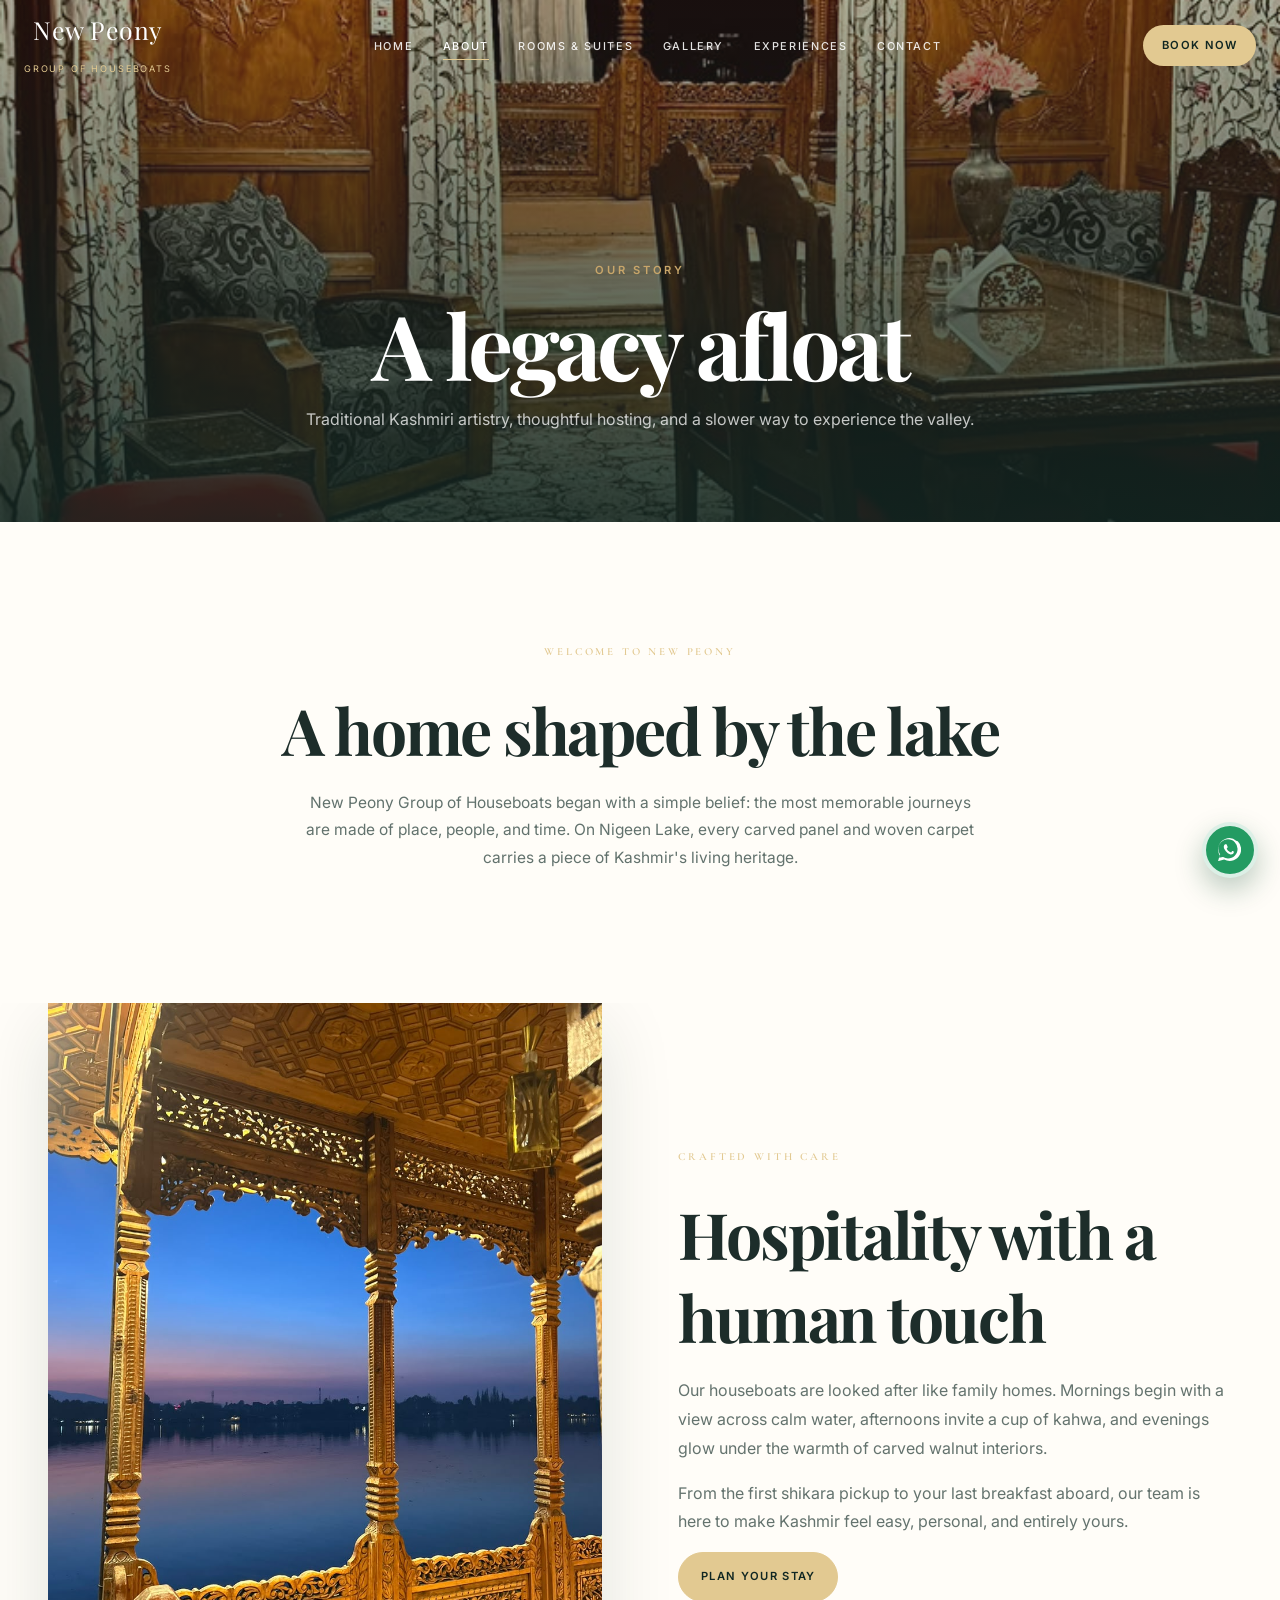
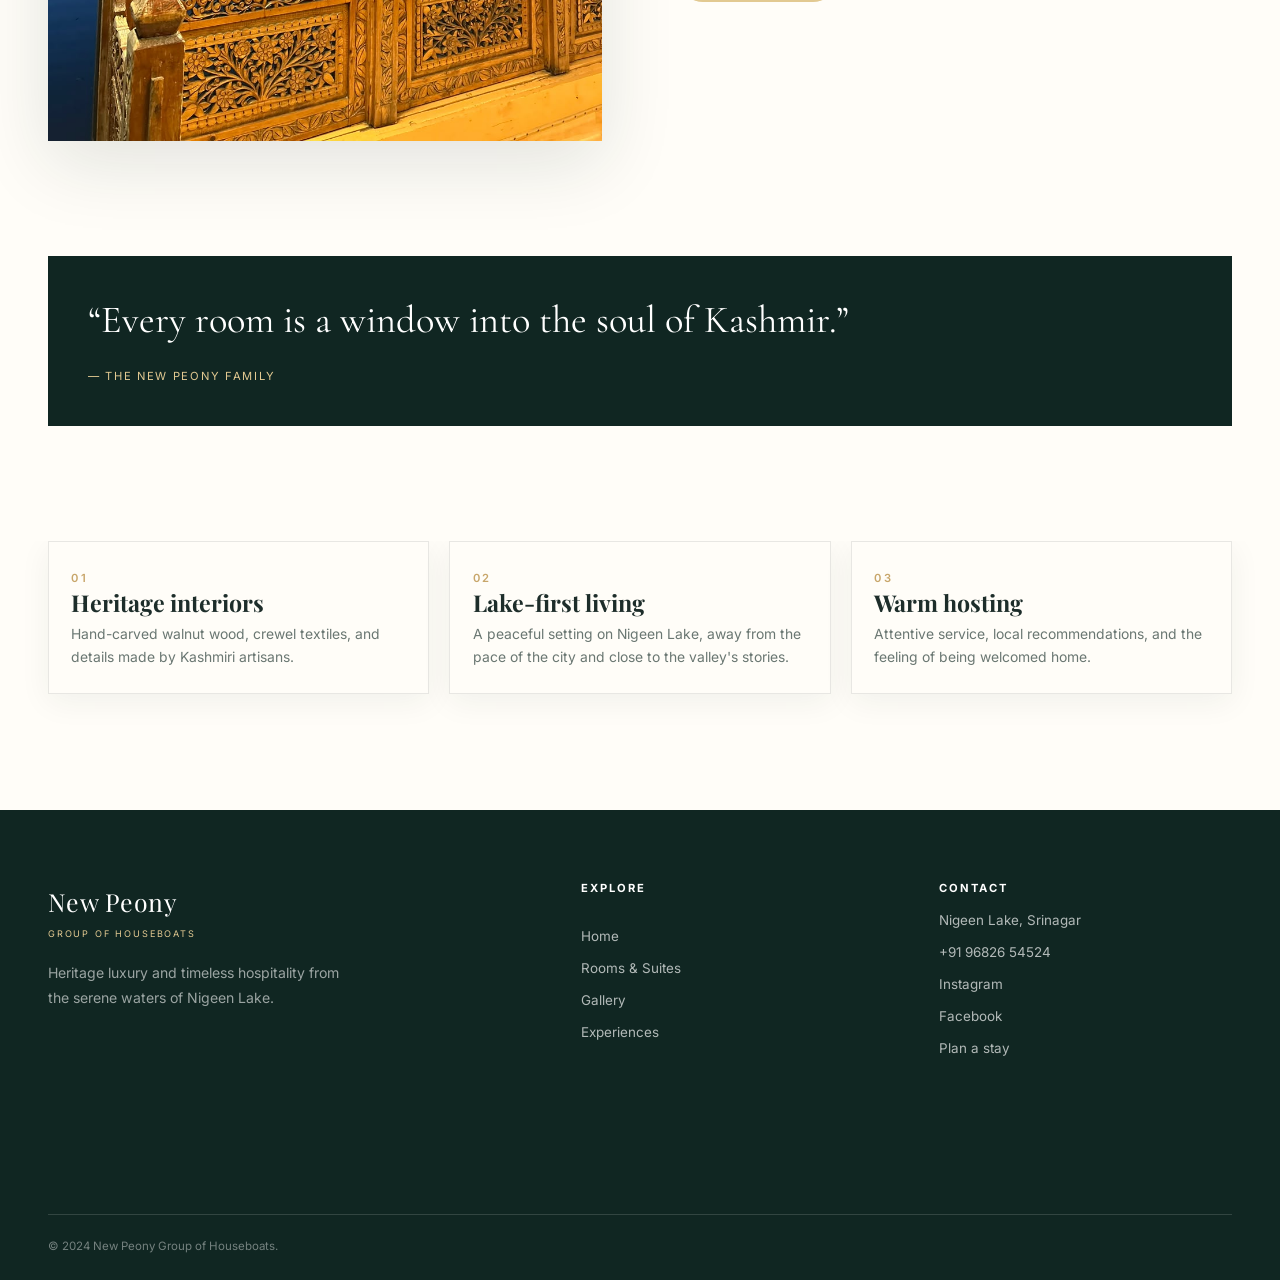
<file: about.html>
<!DOCTYPE html>
<html lang="en">
<head>
  <meta charset="UTF-8"><meta name="viewport" content="width=device-width, initial-scale=1.0">
  <title>About New Peony | Heritage Houseboats on Nigeen Lake</title>
  <meta name="description" content="Discover the story, craftsmanship, and warm Kashmiri hospitality behind New Peony Group of Houseboats.">
  <link rel="preconnect" href="https://fonts.googleapis.com"><link rel="preconnect" href="https://fonts.gstatic.com" crossorigin>
  <link href="https://fonts.googleapis.com/css2?family=Playfair+Display:ital,wght@0,400;0,500;0,600;0,700;1,400;1,500&family=Inter:wght@300;400;500;600&family=Cormorant+Garamond:ital,wght@0,400;0,500;0,600;1,400;1,500&display=swap" rel="stylesheet">
  <link rel="stylesheet" href="css/style.css"><link rel="stylesheet" href="css/repair.css"><link rel="stylesheet" href="css/pages.css"><link rel="stylesheet" href="css/motion.css?v=3">
</head>
<body>
  <div id="preloader"><div class="preloader-inner"><div class="preloader-logo">New Peony</div><div class="preloader-line"></div><div class="preloader-text">Luxury houseboats on Nigeen Lake</div></div></div>
  <nav class="navbar"><div class="nav-container"><a href="index.html" class="nav-logo"><span class="logo-text">New Peony</span><span class="logo-sub">Group of Houseboats</span></a><ul class="nav-menu"><li><a href="index.html" class="nav-link">Home</a></li><li><a href="about.html" class="nav-link active">About</a></li><li><a href="rooms.html" class="nav-link">Rooms & Suites</a></li><li><a href="gallery.html" class="nav-link">Gallery</a></li><li><a href="experiences.html" class="nav-link">Experiences</a></li><li><a href="contact.html" class="nav-link">Contact</a></li></ul><div class="nav-actions"><a href="contact.html#booking" class="nav-btn">Book Now</a><button class="hamburger" id="hamburger" aria-label="Toggle menu"><span></span><span></span><span></span></button></div></div></nav>
  <div class="mobile-menu-overlay" id="mobileOverlay"><div class="mobile-menu-content"><ul class="mobile-nav-menu"><li><a href="index.html" class="mobile-nav-link">Home</a></li><li><a href="about.html" class="mobile-nav-link active">About</a></li><li><a href="rooms.html" class="mobile-nav-link">Rooms & Suites</a></li><li><a href="gallery.html" class="mobile-nav-link">Gallery</a></li><li><a href="experiences.html" class="mobile-nav-link">Experiences</a></li><li><a href="contact.html" class="mobile-nav-link">Contact</a></li></ul><a href="contact.html#booking" class="mobile-book-btn">Book your stay</a></div></div>
  <header class="page-hero"><div class="page-hero-media"><img src="images/dining/dining-hall-interior.jpeg" alt="Carved walnut wood interior of a New Peony houseboat"></div><div class="page-hero-overlay"></div><div class="page-hero-content"><span class="eyebrow">Our story</span><h1>A legacy afloat</h1><p>Traditional Kashmiri artistry, thoughtful hosting, and a slower way to experience the valley.</p></div></header>
  <main class="page-shell">
    <section class="section"><div class="container"><div class="page-intro"><span class="section-label">Welcome to New Peony</span><h2 class="section-title">A home shaped by the lake</h2><p class="section-text">New Peony Group of Houseboats began with a simple belief: the most memorable journeys are made of place, people, and time. On Nigeen Lake, every carved panel and woven carpet carries a piece of Kashmir's living heritage.</p></div></div></section>
    <section class="section" style="padding-top:0"><div class="container"><div class="story-grid"><div class="story-image"><img src="images/hero/balcony-sunset.jpeg" alt="Carved balcony overlooking Nigeen Lake at sunset" loading="lazy"></div><div class="story-copy"><span class="section-label">Crafted with care</span><h2 class="section-title">Hospitality with a human touch</h2><p>Our houseboats are looked after like family homes. Mornings begin with a view across calm water, afternoons invite a cup of kahwa, and evenings glow under the warmth of carved walnut interiors.</p><p>From the first shikara pickup to your last breakfast aboard, our team is here to make Kashmir feel easy, personal, and entirely yours.</p><a href="contact.html" class="btn btn-primary">Plan your stay</a></div></div></div></section>
    <section class="section" style="padding-top:0"><div class="container"><div class="quote-card"><blockquote>“Every room is a window into the soul of Kashmir.”</blockquote><cite>— The New Peony family</cite></div></div></section>
    <section class="section" style="padding-top:0"><div class="container"><div class="page-cards"><article class="page-card"><div class="page-card-body"><span class="eyebrow">01</span><h3>Heritage interiors</h3><p>Hand-carved walnut wood, crewel textiles, and details made by Kashmiri artisans.</p></div></article><article class="page-card"><div class="page-card-body"><span class="eyebrow">02</span><h3>Lake-first living</h3><p>A peaceful setting on Nigeen Lake, away from the pace of the city and close to the valley's stories.</p></div></article><article class="page-card"><div class="page-card-body"><span class="eyebrow">03</span><h3>Warm hosting</h3><p>Attentive service, local recommendations, and the feeling of being welcomed home.</p></div></article></div></div></section>
  </main>
  <footer class="footer"><div class="container"><div class="footer-grid"><div class="footer-brand"><div class="footer-logo"><span class="logo-text">New Peony</span><span class="logo-sub">Group of Houseboats</span></div><p class="footer-desc">Heritage luxury and timeless hospitality from the serene waters of Nigeen Lake.</p></div><div class="footer-links"><h4>Explore</h4><ul><li><a href="index.html">Home</a></li><li><a href="rooms.html">Rooms & Suites</a></li><li><a href="gallery.html">Gallery</a></li><li><a href="experiences.html">Experiences</a></li></ul></div><div class="footer-contact"><h4>Contact</h4><ul><li>Nigeen Lake, Srinagar</li><li><a href="tel:+919682654524">+91 96826 54524</a></li><li><a href="https://www.instagram.com/houseboat_new_peony_/?utm_source=qr" target="_blank" rel="noopener">Instagram</a></li><li><a href="https://www.facebook.com/profile.php?id=100077064371242&amp;mibextid=wwXIfr" target="_blank" rel="noopener">Facebook</a></li><li><a href="contact.html">Plan a stay</a></li></ul></div></div><div class="footer-bottom"><p>&copy; 2024 New Peony Group of Houseboats.</p></div></div></footer>
  <a href="https://wa.me/919682654524" class="whatsapp-float" target="_blank" rel="noopener" aria-label="Contact us on WhatsApp"><svg viewBox="0 0 24 24" fill="currentColor"><path d="M17.472 14.382c-.297-.149-1.758-.867-2.03-.967-.273-.099-.471-.148-.67.15-.197.297-.767.966-.94 1.164-.173.199-.347.223-.644.075-.297-.15-1.255-.463-2.39-1.475-.883-.788-1.48-1.761-1.653-2.059-.173-.297-.018-.458.13-.606.134-.133.298-.347.446-.52.149-.198.198-.298.298-.497.099-.198.05-.371-.025-.52-.075-.149-.669-1.612-.916-2.207-.242-.579-.487-.5-.669-.51-.173-.008-.371-.01-.57-.01-.198 0-.52.074-.792.372-.272.297-1.04 1.016-1.04 2.479 0 1.462 1.065 2.875 1.213 3.074.149.198 2.096 3.2 5.077 4.487.709.306 1.262.489 1.871.118.571-.085 1.758-.719 2.006-1.413.248-.694.248-1.289.173-1.413-.074-.124-.272-.198-.57-.347m-5.421 7.403h-.004a9.87 9.87 0 01-5.031-1.378l-.361-.214-3.741.982.998-3.648-.235-.374a9.86 9.86 0 01-1.51-5.26c.001-5.45 4.436-9.884 9.888-9.884 2.64 0 5.122 1.03 6.988 2.898a9.825 9.825 0 012.893 6.994c-.003 5.45-4.437 9.884-9.885 9.884m8.413-18.297A11.815 11.815 0 0012.05 0C5.495 0 .16 5.335.157 11.892c0 2.096.547 4.142 1.588 5.945L.057 24l6.305-1.654a11.882 11.882 0 005.683 1.448h.005c6.554 0 11.89-5.335 11.893-11.893a11.821 11.821 0 00-3.48-8.413z"/></svg></a>
  <script src="js/main.js?v=5"></script>
</body>
</html>
</file>
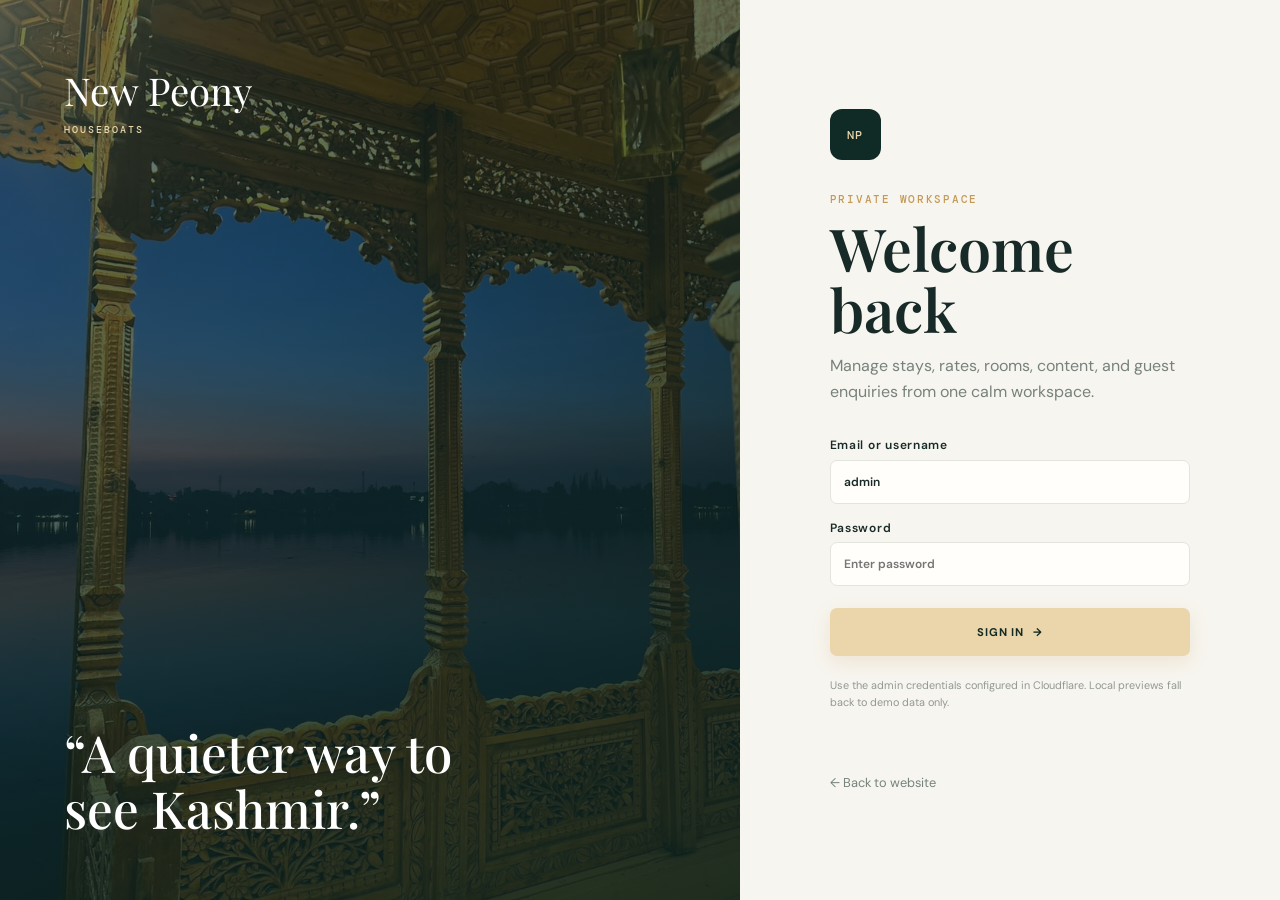
<file: admin.html>
<!doctype html>
<html lang="en">
<head>
  <meta charset="utf-8">
  <meta name="viewport" content="width=device-width,initial-scale=1">
  <title>Admin Dashboard | New Peony Houseboats</title>
  <meta name="description" content="New Peony Houseboats administration dashboard">
  <link rel="preconnect" href="https://fonts.googleapis.com">
  <link rel="preconnect" href="https://fonts.gstatic.com" crossorigin>
  <link href="https://fonts.googleapis.com/css2?family=DM+Mono:wght@400;500&family=DM+Sans:wght@400;500;600;700&family=Playfair+Display:wght@500;600;700&display=swap" rel="stylesheet">
  <link rel="stylesheet" href="css/admin.css?v=2">
</head>
<body class="admin-body">
  <section class="admin-login" id="loginView" aria-labelledby="loginTitle">
    <div class="login-art"><div class="login-brand">New Peony <span>Houseboats</span></div><div class="login-quote">“A quieter way to see Kashmir.”</div></div>
    <div class="login-panel">
      <div class="login-mark">NP</div>
      <p class="admin-kicker">Private workspace</p>
      <h1 id="loginTitle">Welcome back</h1>
      <p class="login-copy">Manage stays, rates, rooms, content, and guest enquiries from one calm workspace.</p>
      <form id="loginForm" class="login-form">
        <label>Email or username<input id="loginUser" name="user" autocomplete="username" required value="admin"></label>
        <label>Password<input id="loginPassword" name="password" type="password" autocomplete="current-password" required placeholder="Enter password"></label>
        <button class="admin-btn admin-btn-primary" type="submit">Sign in <span>→</span></button>
        <p class="login-hint">Use the admin credentials configured in Cloudflare. Local previews fall back to demo data only.</p>
        <p class="login-error" id="loginError" role="alert"></p>
      </form>
      <a class="back-site" href="index.html">← Back to website</a>
    </div>
  </section>

  <div class="admin-app" id="adminApp" hidden>
    <aside class="admin-sidebar" id="adminSidebar">
      <div class="sidebar-head"><a class="sidebar-logo" href="index.html"><strong>New Peony</strong><span>Admin workspace</span></a><button class="sidebar-close" id="sidebarClose" aria-label="Close navigation">×</button></div>
      <div class="admin-profile"><div class="avatar">NP</div><div><strong>Property manager</strong><span id="adminUserLabel">admin</span></div></div>
      <nav class="admin-nav" aria-label="Admin navigation">
        <button class="admin-nav-item active" data-view="dashboard"><span class="nav-icon">⌂</span>Overview</button>
        <button class="admin-nav-item" data-view="bookings"><span class="nav-icon">▣</span>Bookings <b class="nav-count" id="bookingCount">0</b></button>
        <button class="admin-nav-item" data-view="rates"><span class="nav-icon">₹</span>Rates & plans</button>
        <button class="admin-nav-item" data-view="rooms"><span class="nav-icon">▤</span>Rooms</button>
        <button class="admin-nav-item" data-view="gallery"><span class="nav-icon">▧</span>Gallery</button>
        <button class="admin-nav-item" data-view="settings"><span class="nav-icon">⚙</span>Settings</button>
      </nav>
      <div class="sidebar-foot"><a href="index.html" target="_blank" rel="noopener">View live website ↗</a><button id="logoutBtn">Sign out</button></div>
    </aside>
    <div class="admin-overlay" id="adminOverlay"></div>

    <main class="admin-main">
      <header class="admin-topbar"><button class="mobile-menu" id="mobileMenu" aria-label="Open navigation">☰</button><div><p class="admin-kicker">New Peony Houseboats</p><h2 id="viewTitle">Overview</h2></div><div class="top-actions"><button class="icon-btn" id="refreshBtn" title="Refresh dashboard" aria-label="Refresh dashboard">↻</button><button class="admin-avatar">NP</button></div></header>

      <section class="admin-view active" data-panel="dashboard">
        <div class="welcome-row"><div><p class="eyebrow">Wednesday, 12 November 2026</p><h1>Good morning, <span>New Peony</span></h1><p class="muted">Here’s the pulse of your floating retreat today.</p></div><button class="admin-btn admin-btn-primary" data-action="new-booking">＋ Add booking</button></div>
        <div class="metric-grid"><article class="metric-card"><div class="metric-icon green">₹</div><div><span>Revenue this month</span><strong id="metricRevenue">₹0</strong><small class="trend up">↑ 12.8% <em>vs last month</em></small></div></article><article class="metric-card"><div class="metric-icon gold">▣</div><div><span>Confirmed stays</span><strong id="metricConfirmed">0</strong><small class="trend up">↑ 8.4% <em>vs last month</em></small></div></article><article class="metric-card"><div class="metric-icon blue">⌂</div><div><span>Occupancy rate</span><strong id="metricOccupancy">0%</strong><small class="trend neutral">Live inventory view</small></div></article><article class="metric-card"><div class="metric-icon rose">✦</div><div><span>Open enquiries</span><strong id="metricEnquiries">0</strong><small class="trend neutral">Needs a reply</small></div></article></div>
        <div class="dashboard-grid"><article class="panel panel-chart"><div class="panel-head"><div><p class="eyebrow">Performance</p><h3>Bookings at a glance</h3></div><select id="chartRange" aria-label="Chart range"><option>Last 7 days</option><option>Last 30 days</option></select></div><div class="chart" id="bookingChart" aria-label="Booking performance chart"></div><div class="chart-labels"><span>Mon</span><span>Tue</span><span>Wed</span><span>Thu</span><span>Fri</span><span>Sat</span><span>Sun</span></div></article><article class="panel"><div class="panel-head"><div><p class="eyebrow">Needs attention</p><h3>Upcoming arrivals</h3></div><button class="text-btn" data-view-link="bookings">View all</button></div><div class="arrival-list" id="arrivalList"></div></article></div>
        <div class="dashboard-grid lower"><article class="panel"><div class="panel-head"><div><p class="eyebrow">Shortcuts</p><h3>Manage quickly</h3></div></div><div class="quick-grid"><button data-action="edit-rates"><span>₹</span>Update rates<small>Keep plans current</small></button><button data-action="add-room"><span>＋</span>Add a room<small>Expand inventory</small></button><button data-action="open-gallery"><span>▧</span>Manage gallery<small>Refresh your story</small></button><button data-action="export-data"><span>↓</span>Export data<small>Download a backup</small></button></div></article><article class="panel"><div class="panel-head"><div><p class="eyebrow">Latest activity</p><h3>Recent updates</h3></div></div><div class="activity-list" id="activityList"></div></article></div>
      </section>

      <section class="admin-view" data-panel="bookings"><div class="view-heading"><div><p class="eyebrow">Reservations & enquiries</p><h1>Bookings</h1><p class="muted">Review guest requests, confirm stays, and keep every arrival in view.</p></div><button class="admin-btn admin-btn-primary" data-action="new-booking">＋ Add booking</button></div><div class="toolbar"><div class="search-field">⌕<input id="bookingSearch" type="search" placeholder="Search guest, plan, or room"></div><select id="bookingFilter" aria-label="Filter bookings"><option value="all">All statuses</option><option value="confirmed">Confirmed</option><option value="pending">Pending</option><option value="cancelled">Cancelled</option></select><button class="admin-btn admin-btn-quiet" data-action="export-data">↓ Export CSV</button></div><div class="panel table-panel"><div class="table-scroll"><table class="booking-table"><thead><tr><th>Guest</th><th>Stay dates</th><th>Plan / room</th><th>Guests</th><th>Amount</th><th>Status</th><th></th></tr></thead><tbody id="bookingRows"></tbody></table></div><div class="empty-state" id="bookingEmpty" hidden><span>◌</span><strong>No bookings found</strong><p>Try changing your search or add a new booking.</p></div></div></section>

      <section class="admin-view" data-panel="rates"><div class="view-heading"><div><p class="eyebrow">Pricing control</p><h1>Rates & plans</h1><p class="muted">Edit the public meal plans and child / extra-bed supplements.</p></div><div class="heading-actions"><button class="admin-btn admin-btn-quiet" id="resetRates">Reset defaults</button><button class="admin-btn admin-btn-primary" id="saveRates">Save & publish rates</button></div></div><div class="notice"><span>✦</span><div><strong>Public website sync</strong><p>With Cloudflare configured, changes are saved to D1 and appear on every device. Local previews use this browser as a fallback.</p></div></div><div class="rate-admin-grid" id="rateAdminGrid"></div></section>

      <section class="admin-view" data-panel="rooms"><div class="view-heading"><div><p class="eyebrow">Inventory</p><h1>Rooms</h1><p class="muted">Keep room availability and guest-facing details up to date.</p></div><button class="admin-btn admin-btn-primary" data-action="add-room">＋ Add room</button></div><div class="room-admin-grid" id="roomAdminGrid"></div></section>

      <section class="admin-view" data-panel="gallery"><div class="view-heading"><div><p class="eyebrow">Visual storytelling</p><h1>Gallery</h1><p class="muted">Organise the images guests see across your property pages.</p></div><label class="admin-btn admin-btn-primary upload-btn">＋ Add image<input id="galleryUpload" type="file" accept="image/*" multiple hidden></label></div><div class="panel gallery-admin-panel"><div class="gallery-admin-grid" id="galleryAdminGrid"></div><div class="empty-state" id="galleryEmpty" hidden><span>▧</span><strong>Your gallery is empty</strong><p>Add a few images to bring the houseboat to life.</p></div></div></section>

      <section class="admin-view" data-panel="settings"><div class="view-heading"><div><p class="eyebrow">Property profile</p><h1>Settings</h1><p class="muted">Control the contact details and housekeeping preferences used by the dashboard.</p></div><button class="admin-btn admin-btn-primary" id="saveSettings">Save settings</button></div><div class="settings-grid"><form class="panel settings-form" id="settingsForm"><div class="panel-head"><div><p class="eyebrow">Contact details</p><h3>How guests reach you</h3></div></div><label>Property name<input name="propertyName" required></label><label>Phone number<input name="phone" type="tel" required></label><label>Instagram URL<input name="instagram" type="url"></label><label>Facebook URL<input name="facebook" type="url"></label><label>WhatsApp number<input name="whatsapp" type="tel"></label><label>Location<textarea name="location" rows="2"></textarea></label></form><div class="panel"><div class="panel-head"><div><p class="eyebrow">Data safety</p><h3>Backup & restore</h3></div></div><p class="muted">Download your dashboard data before changing devices, or restore a previous JSON backup.</p><div class="settings-actions"><button class="admin-btn admin-btn-quiet" data-action="export-data">↓ Export JSON backup</button><label class="admin-btn admin-btn-quiet upload-btn">↑ Restore backup<input id="importData" type="file" accept="application/json" hidden></label><button class="danger-btn" id="clearData">Clear local cache</button></div><p class="settings-warning">Cloudflare deployments store bookings and settings in D1. Keep regular JSON backups and protect the admin URL with Cloudflare Access when possible.</p></div></div></section>
    </main>
  </div>
  <div class="toast" id="toast" role="status"></div>
  <div class="modal-backdrop" id="modalBackdrop" hidden><div class="admin-modal" id="adminModal" role="dialog" aria-modal="true" aria-labelledby="modalTitle"><button class="modal-close" id="modalClose" aria-label="Close">×</button><div id="modalContent"></div></div></div>
  <script src="js/admin.js?v=3"></script>
</body>
</html>
</file>
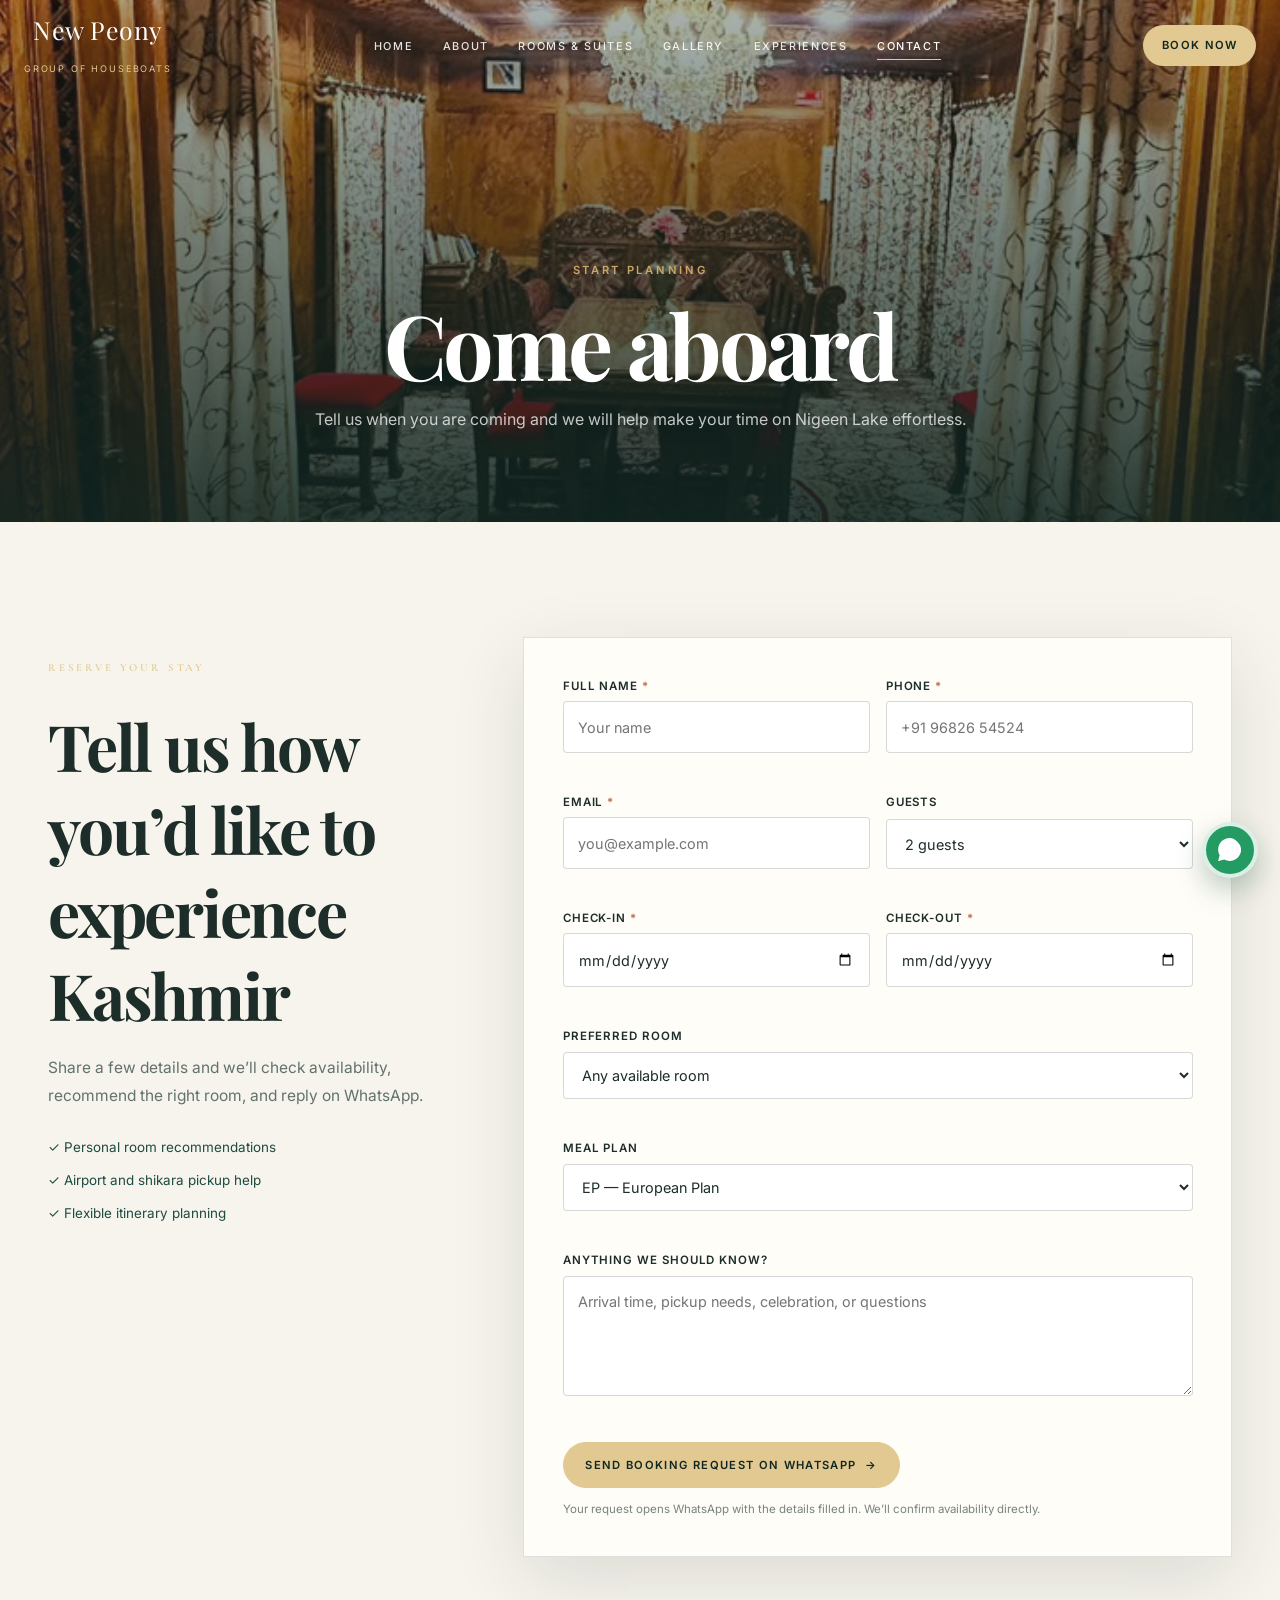
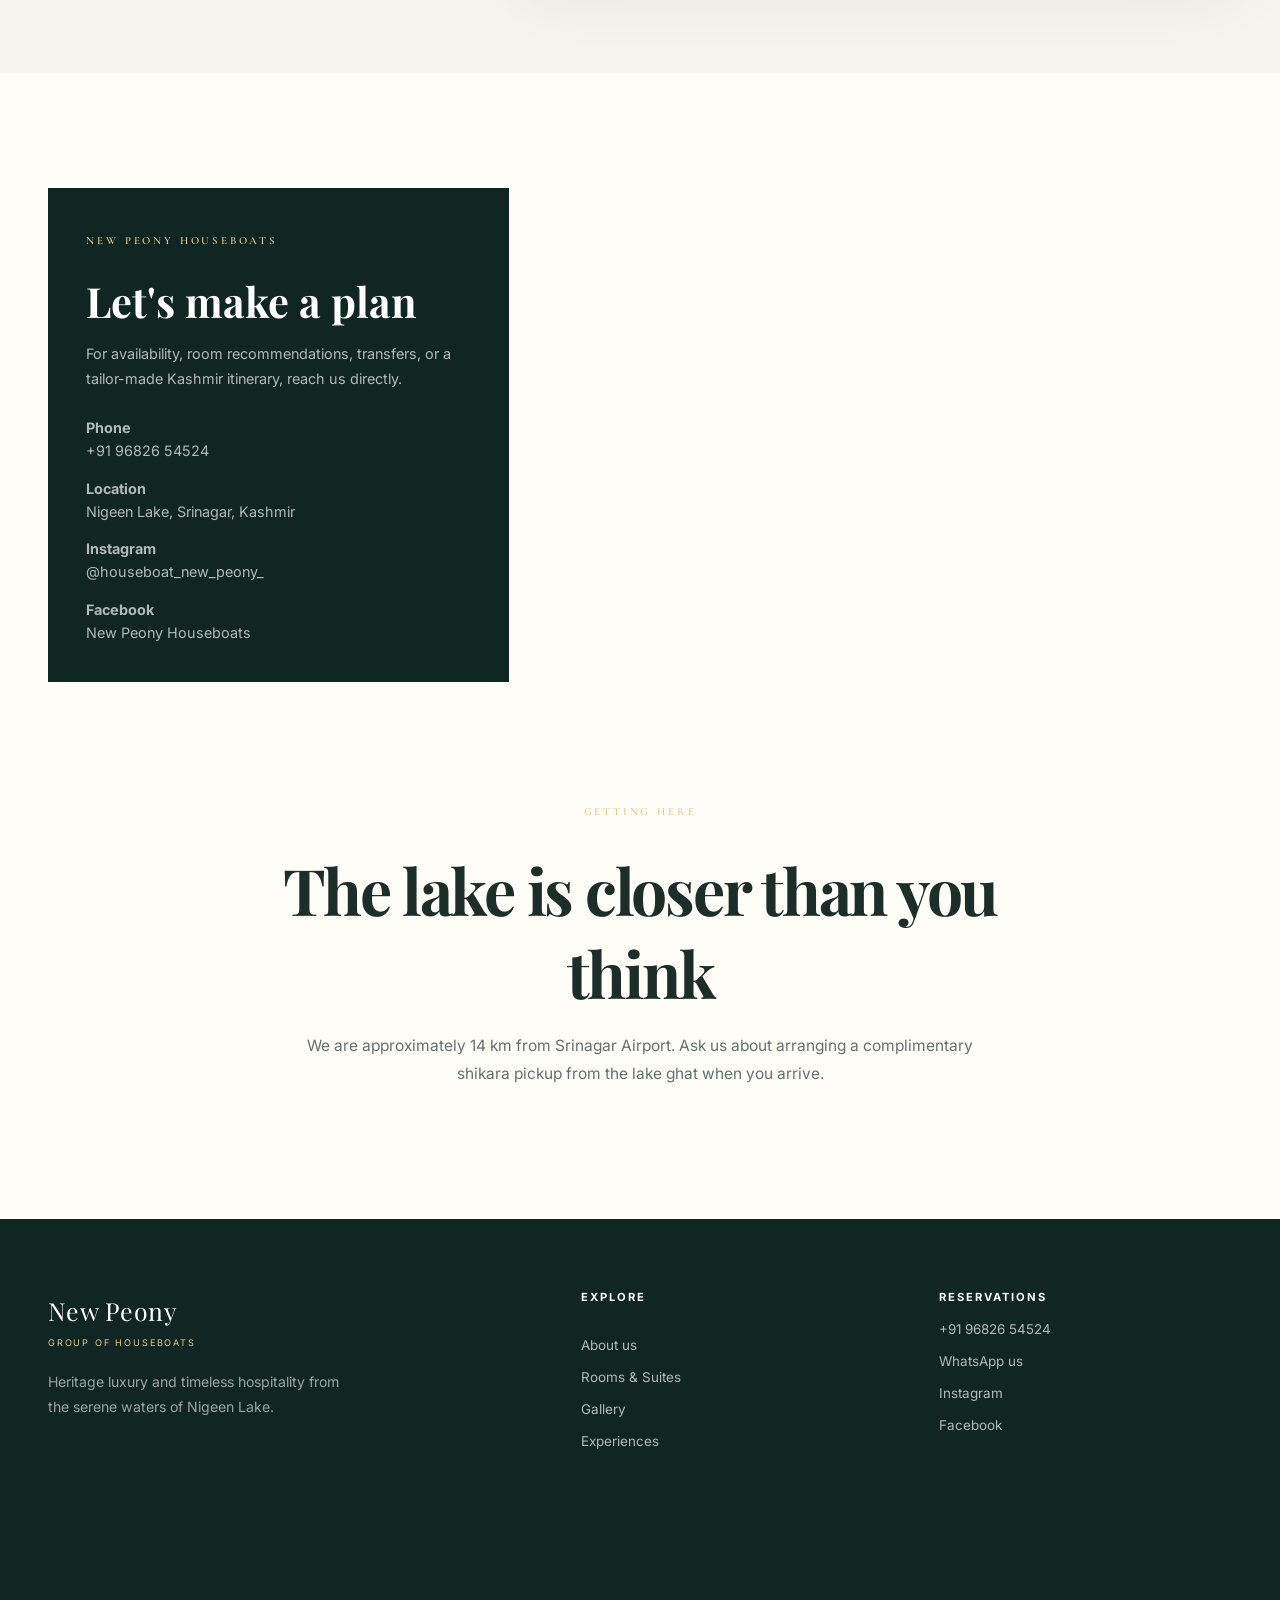
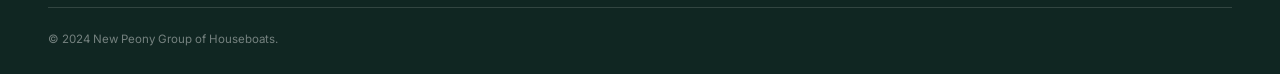
<file: contact.html>
<!DOCTYPE html>
<html lang="en">
<head>
  <meta charset="UTF-8"><meta name="viewport" content="width=device-width, initial-scale=1.0"><title>Contact & Book | New Peony Houseboats</title><meta name="description" content="Contact New Peony Group of Houseboats to plan a stay on Nigeen Lake in Srinagar, Kashmir.">
  <link rel="preconnect" href="https://fonts.googleapis.com"><link rel="preconnect" href="https://fonts.gstatic.com" crossorigin><link href="https://fonts.googleapis.com/css2?family=Playfair+Display:ital,wght@0,400;0,500;0,600;0,700;1,400;1,500&family=Inter:wght@300;400;500;600&family=Cormorant+Garamond:ital,wght@0,400;0,500;0,600;1,400;1,500&display=swap" rel="stylesheet">
  <link rel="stylesheet" href="css/style.css"><link rel="stylesheet" href="css/repair.css"><link rel="stylesheet" href="css/pages.css"><link rel="stylesheet" href="css/motion.css?v=3">
</head>
<body>
  <div id="preloader"><div class="preloader-inner"><div class="preloader-logo">New Peony</div><div class="preloader-line"></div><div class="preloader-text">Luxury houseboats on Nigeen Lake</div></div></div>
  <nav class="navbar"><div class="nav-container"><a href="index.html" class="nav-logo"><span class="logo-text">New Peony</span><span class="logo-sub">Group of Houseboats</span></a><ul class="nav-menu"><li><a href="index.html" class="nav-link">Home</a></li><li><a href="about.html" class="nav-link">About</a></li><li><a href="rooms.html" class="nav-link">Rooms & Suites</a></li><li><a href="gallery.html" class="nav-link">Gallery</a></li><li><a href="experiences.html" class="nav-link">Experiences</a></li><li><a href="contact.html" class="nav-link active">Contact</a></li></ul><div class="nav-actions"><a href="#booking" class="nav-btn">Book Now</a><button class="hamburger" id="hamburger" aria-label="Toggle menu"><span></span><span></span><span></span></button></div></div></nav>
  <div class="mobile-menu-overlay" id="mobileOverlay"><div class="mobile-menu-content"><ul class="mobile-nav-menu"><li><a href="index.html" class="mobile-nav-link">Home</a></li><li><a href="about.html" class="mobile-nav-link">About</a></li><li><a href="rooms.html" class="mobile-nav-link">Rooms & Suites</a></li><li><a href="gallery.html" class="mobile-nav-link">Gallery</a></li><li><a href="experiences.html" class="mobile-nav-link">Experiences</a></li><li><a href="contact.html" class="mobile-nav-link active">Contact</a></li></ul><a href="#booking" class="mobile-book-btn">Book your stay</a></div></div>
  <header class="page-hero"><div class="page-hero-media"><img src="images/dining/dining-entrance.jpeg" alt="Entrance to New Peony Houseboats"></div><div class="page-hero-overlay"></div><div class="page-hero-content"><span class="eyebrow">Start planning</span><h1>Come aboard</h1><p>Tell us when you are coming and we will help make your time on Nigeen Lake effortless.</p></div></header>
  <main class="page-shell"><section class="section"><div class="container"><div class="contact-layout"><div class="contact-card"><span class="section-label light">New Peony Houseboats</span><h2>Let's make a plan</h2><p>For availability, room recommendations, transfers, or a tailor-made Kashmir itinerary, reach us directly.</p><ul><li><strong>Phone</strong><br><a href="tel:+919682654524">+91 96826 54524</a></li><li><strong>Location</strong><br>Nigeen Lake, Srinagar, Kashmir</li><li><strong>Instagram</strong><br><a href="https://www.instagram.com/houseboat_new_peony_/?utm_source=qr" target="_blank" rel="noopener">@houseboat_new_peony_</a></li><li><strong>Facebook</strong><br><a href="https://www.facebook.com/profile.php?id=100077064371242&amp;mibextid=wwXIfr" target="_blank" rel="noopener">New Peony Houseboats</a></li></ul><a class="btn btn-primary mobile-page-cta" href="https://wa.me/919682654524?text=Hello%20New%20Peony%2C%20I%20would%20like%20to%20book%20a%20stay." target="_blank" rel="noopener">Message on WhatsApp</a></div><div class="contact-map"><iframe src="https://www.google.com/maps/embed?pb=!1m18!1m12!1m3!1d13223.076419889746!2d74.81!3d34.1!2m3!1f0!2f0!3f0!3m2!1i1024!2i768!4f13.1!3m3!1m2!1s0x38e185f0c4f3e2f1%3A0x8c99f4f6d82cdb47!2sNigeen%20Lake!5e0!3m2!1sen!2sin!4v1699000000000!5m2!1sen!2sin" loading="lazy" referrerpolicy="no-referrer-when-downgrade" title="New Peony Houseboats on Nigeen Lake"></iframe></div></div></div></section><section class="section booking-section" id="booking"><div class="container"><div class="booking-layout"><div class="booking-copy"><span class="section-label">Reserve your stay</span><h2 class="section-title">Tell us how you’d like to experience Kashmir</h2><p class="section-text">Share a few details and we’ll check availability, recommend the right room, and reply on WhatsApp.</p><div class="booking-points"><span>✓ Personal room recommendations</span><span>✓ Airport and shikara pickup help</span><span>✓ Flexible itinerary planning</span></div></div><form class="booking-form" novalidate><div class="form-grid"><div class="form-group"><label for="booking-name">Full name <span>*</span></label><input id="booking-name" name="name" type="text" autocomplete="name" required placeholder="Your name"></div><div class="form-group"><label for="booking-phone">Phone <span>*</span></label><input id="booking-phone" name="phone" type="tel" autocomplete="tel" required placeholder="+91 96826 54524"></div><div class="form-group"><label for="booking-email">Email <span>*</span></label><input id="booking-email" name="email" type="email" autocomplete="email" required placeholder="you@example.com"></div><div class="form-group"><label for="booking-guests">Guests</label><select id="booking-guests" name="guests"><option value="1">1 guest</option><option value="2" selected>2 guests</option><option value="3">3 guests</option><option value="4">4 guests</option><option value="5">5 guests</option><option value="6">6+ guests</option></select></div><div class="form-group"><label for="booking-checkin">Check-in <span>*</span></label><input id="booking-checkin" name="checkin" type="date" required></div><div class="form-group"><label for="booking-checkout">Check-out <span>*</span></label><input id="booking-checkout" name="checkout" type="date" required></div><div class="form-group form-group-full"><label for="booking-room">Preferred room</label><select id="booking-room" name="room"><option value="Any available room">Any available room</option><option value="Heritage Suite">Heritage Suite</option><option value="Deluxe Room">Deluxe Room</option><option value="Royal Suite">Royal Suite</option><option value="Lake View Room">Lake View Room</option><option value="Family Room">Family Room</option></select></div><div class="form-group form-group-full"><label for="booking-message">Anything we should know?</label><textarea id="booking-message" name="message" rows="4" placeholder="Arrival time, pickup needs, celebration, or questions"></textarea></div></div><button type="submit" class="btn btn-primary booking-submit">Send booking request on WhatsApp <span aria-hidden="true">→</span></button><p class="form-note">Your request opens WhatsApp with the details filled in. We’ll confirm availability directly.</p></form></div></div></section><section class="section" style="padding-top:0"><div class="container"><div class="page-intro"><span class="section-label">Getting here</span><h2 class="section-title">The lake is closer than you think</h2><p class="section-text">We are approximately 14 km from Srinagar Airport. Ask us about arranging a complimentary shikara pickup from the lake ghat when you arrive.</p></div></div></section></main>
  <footer class="footer"><div class="container"><div class="footer-grid"><div class="footer-brand"><div class="footer-logo"><span class="logo-text">New Peony</span><span class="logo-sub">Group of Houseboats</span></div><p class="footer-desc">Heritage luxury and timeless hospitality from the serene waters of Nigeen Lake.</p></div><div class="footer-links"><h4>Explore</h4><ul><li><a href="about.html">About us</a></li><li><a href="rooms.html">Rooms & Suites</a></li><li><a href="gallery.html">Gallery</a></li><li><a href="experiences.html">Experiences</a></li></ul></div><div class="footer-contact"><h4>Reservations</h4><ul><li><a href="tel:+919682654524">+91 96826 54524</a></li><li><a href="https://wa.me/919682654524" target="_blank" rel="noopener">WhatsApp us</a></li><li><a href="https://www.instagram.com/houseboat_new_peony_/?utm_source=qr" target="_blank" rel="noopener">Instagram</a></li><li><a href="https://www.facebook.com/profile.php?id=100077064371242&amp;mibextid=wwXIfr" target="_blank" rel="noopener">Facebook</a></li></ul></div></div><div class="footer-bottom"><p>&copy; 2024 New Peony Group of Houseboats.</p></div></div></footer>
  <a href="https://wa.me/919682654524" class="whatsapp-float" target="_blank" rel="noopener" aria-label="Contact us on WhatsApp"><svg viewBox="0 0 24 24" fill="currentColor"><path d="M20 3.9A11.8 11.8 0 0 0 12.05 0C5.5 0 .16 5.34.16 11.89c0 2.1.55 4.14 1.59 5.95L.06 24l6.3-1.65a11.88 11.88 0 0 0 5.69 1.45h.01c6.55 0 11.89-5.34 11.89-11.9A11.8 11.8 0 0 0 20 3.9Z"/></svg></a>
  <script src="js/main.js?v=5"></script>
</body>
</html>
</file>
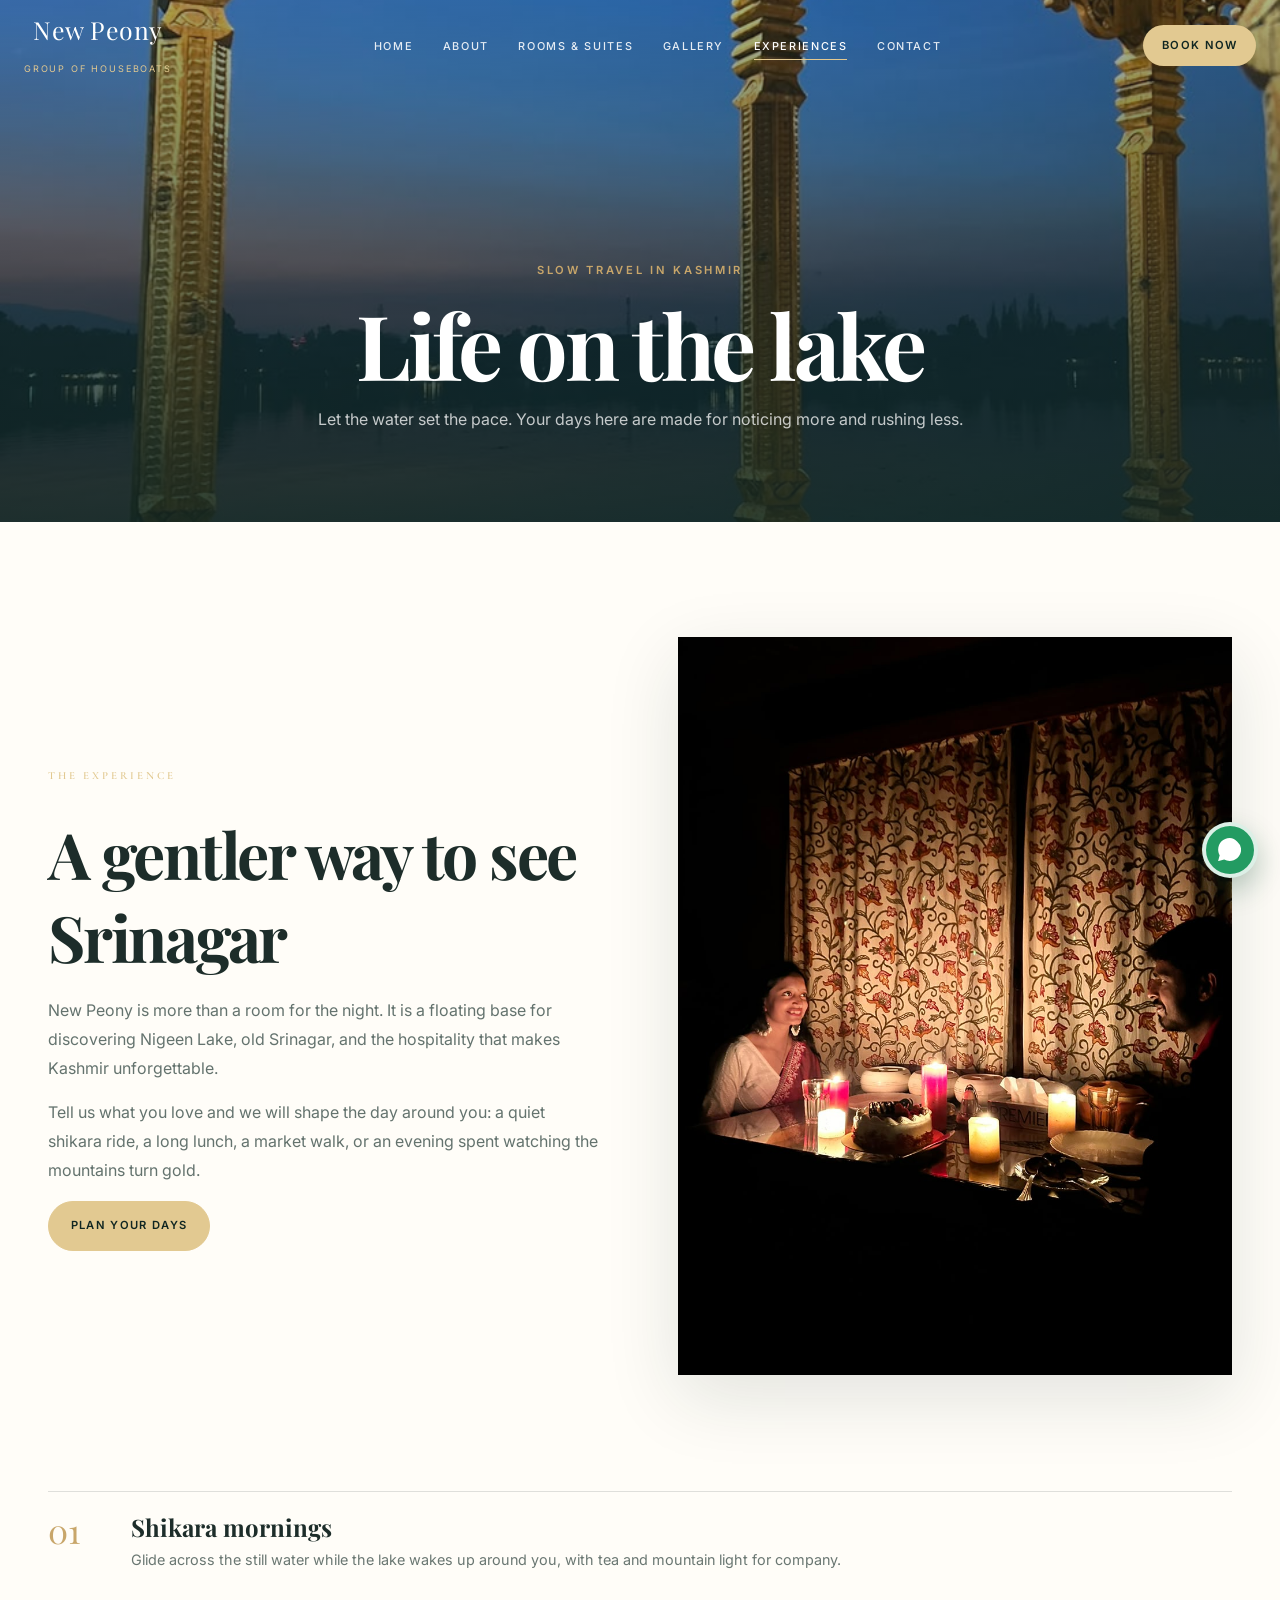
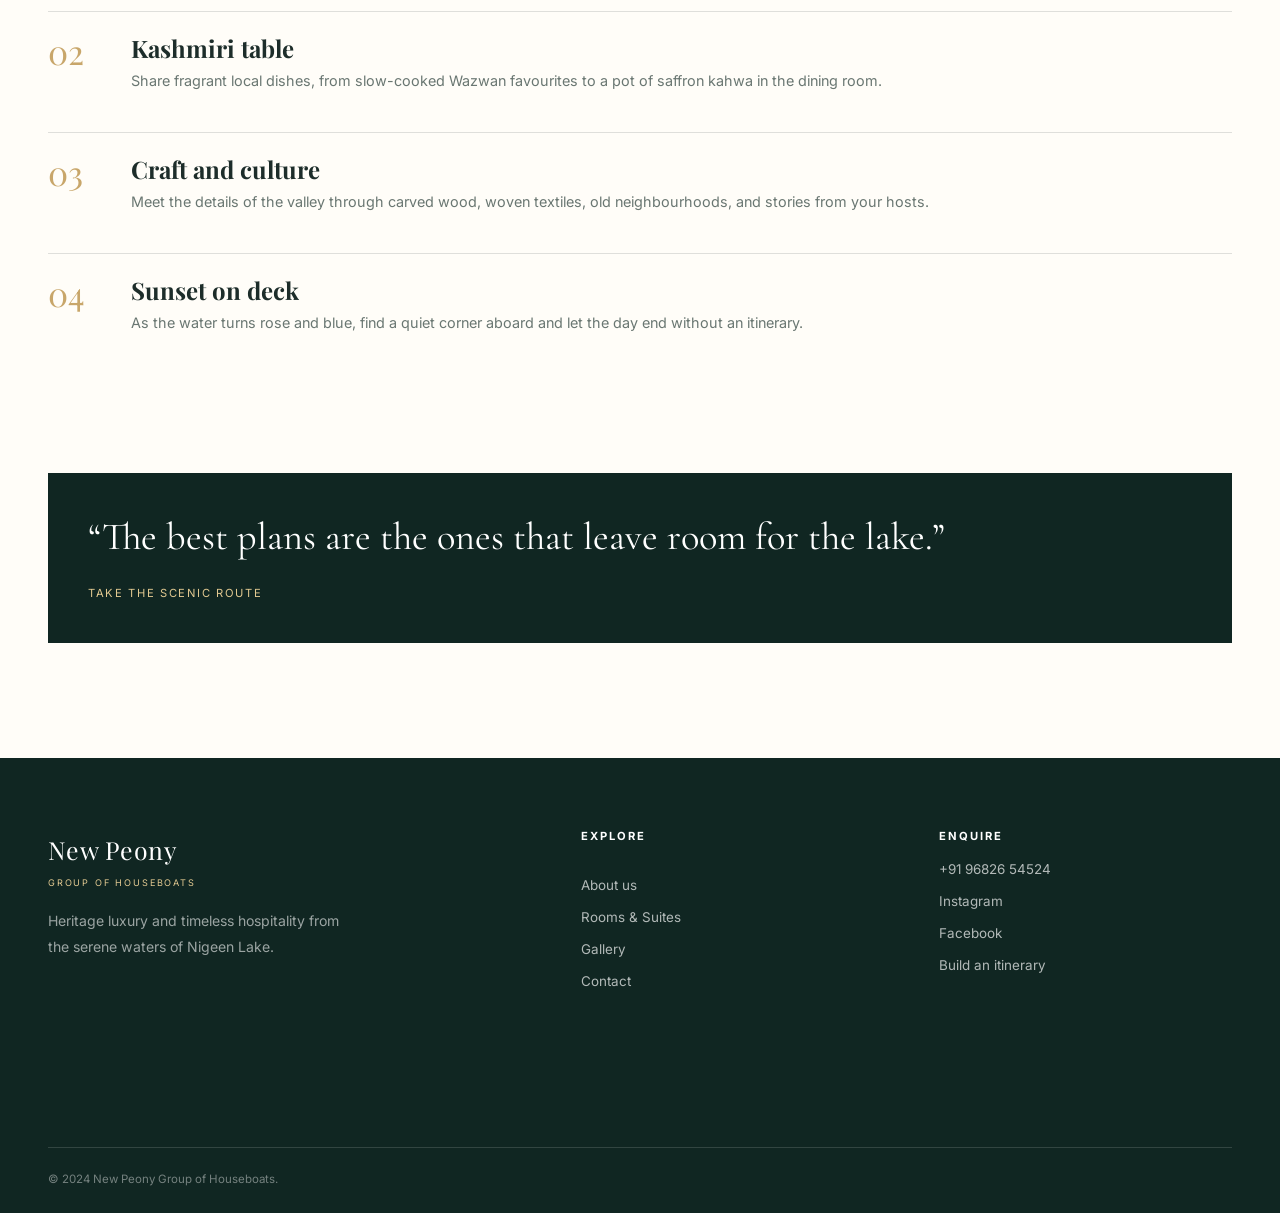
<file: experiences.html>
<!DOCTYPE html>
<html lang="en">
<head>
  <meta charset="UTF-8"><meta name="viewport" content="width=device-width, initial-scale=1.0"><title>Experiences | New Peony Houseboats</title><meta name="description" content="Discover lake living, Kashmiri cuisine, shikara rides, and slow travel experiences from New Peony Houseboats.">
  <link rel="preconnect" href="https://fonts.googleapis.com"><link rel="preconnect" href="https://fonts.gstatic.com" crossorigin><link href="https://fonts.googleapis.com/css2?family=Playfair+Display:ital,wght@0,400;0,500;0,600;0,700;1,400;1,500&family=Inter:wght@300;400;500;600&family=Cormorant+Garamond:ital,wght@0,400;0,500;0,600;1,400;1,500&display=swap" rel="stylesheet">
  <link rel="stylesheet" href="css/style.css"><link rel="stylesheet" href="css/repair.css"><link rel="stylesheet" href="css/pages.css"><link rel="stylesheet" href="css/motion.css?v=3">
</head>
<body>
  <div id="preloader"><div class="preloader-inner"><div class="preloader-logo">New Peony</div><div class="preloader-line"></div><div class="preloader-text">Luxury houseboats on Nigeen Lake</div></div></div>
  <nav class="navbar"><div class="nav-container"><a href="index.html" class="nav-logo"><span class="logo-text">New Peony</span><span class="logo-sub">Group of Houseboats</span></a><ul class="nav-menu"><li><a href="index.html" class="nav-link">Home</a></li><li><a href="about.html" class="nav-link">About</a></li><li><a href="rooms.html" class="nav-link">Rooms & Suites</a></li><li><a href="gallery.html" class="nav-link">Gallery</a></li><li><a href="experiences.html" class="nav-link active">Experiences</a></li><li><a href="contact.html" class="nav-link">Contact</a></li></ul><div class="nav-actions"><a href="contact.html#booking" class="nav-btn">Book Now</a><button class="hamburger" id="hamburger" aria-label="Toggle menu"><span></span><span></span><span></span></button></div></div></nav>
  <div class="mobile-menu-overlay" id="mobileOverlay"><div class="mobile-menu-content"><ul class="mobile-nav-menu"><li><a href="index.html" class="mobile-nav-link">Home</a></li><li><a href="about.html" class="mobile-nav-link">About</a></li><li><a href="rooms.html" class="mobile-nav-link">Rooms & Suites</a></li><li><a href="gallery.html" class="mobile-nav-link">Gallery</a></li><li><a href="experiences.html" class="mobile-nav-link active">Experiences</a></li><li><a href="contact.html" class="mobile-nav-link">Contact</a></li></ul><a href="contact.html#booking" class="mobile-book-btn">Book your stay</a></div></div>
  <header class="page-hero"><div class="page-hero-media"><img src="images/hero/balcony-sunset.jpeg" alt="Nigeen Lake at sunset from a houseboat balcony"></div><div class="page-hero-overlay"></div><div class="page-hero-content"><span class="eyebrow">Slow travel in Kashmir</span><h1>Life on the lake</h1><p>Let the water set the pace. Your days here are made for noticing more and rushing less.</p></div></header>
  <main class="page-shell"><section class="section"><div class="container"><div class="story-grid"><div class="story-copy"><span class="section-label">The experience</span><h2 class="section-title">A gentler way to see Srinagar</h2><p>New Peony is more than a room for the night. It is a floating base for discovering Nigeen Lake, old Srinagar, and the hospitality that makes Kashmir unforgettable.</p><p>Tell us what you love and we will shape the day around you: a quiet shikara ride, a long lunch, a market walk, or an evening spent watching the mountains turn gold.</p><a href="contact.html" class="btn btn-primary">Plan your days</a></div><div class="story-image"><img src="images/dining/candlelight-dinner-couple.jpeg" alt="Candlelight dining experience" loading="lazy"></div></div></div></section><section class="section" style="padding-top:0"><div class="container"><div class="experience-list"><article class="experience-row"><div class="experience-number">01</div><div><h3>Shikara mornings</h3><p>Glide across the still water while the lake wakes up around you, with tea and mountain light for company.</p></div></article><article class="experience-row"><div class="experience-number">02</div><div><h3>Kashmiri table</h3><p>Share fragrant local dishes, from slow-cooked Wazwan favourites to a pot of saffron kahwa in the dining room.</p></div></article><article class="experience-row"><div class="experience-number">03</div><div><h3>Craft and culture</h3><p>Meet the details of the valley through carved wood, woven textiles, old neighbourhoods, and stories from your hosts.</p></div></article><article class="experience-row"><div class="experience-number">04</div><div><h3>Sunset on deck</h3><p>As the water turns rose and blue, find a quiet corner aboard and let the day end without an itinerary.</p></div></article></div></div></section><section class="section" style="padding-top:0"><div class="container"><div class="quote-card"><blockquote>“The best plans are the ones that leave room for the lake.”</blockquote><cite>Take the scenic route</cite></div></div></section></main>
  <footer class="footer"><div class="container"><div class="footer-grid"><div class="footer-brand"><div class="footer-logo"><span class="logo-text">New Peony</span><span class="logo-sub">Group of Houseboats</span></div><p class="footer-desc">Heritage luxury and timeless hospitality from the serene waters of Nigeen Lake.</p></div><div class="footer-links"><h4>Explore</h4><ul><li><a href="about.html">About us</a></li><li><a href="rooms.html">Rooms & Suites</a></li><li><a href="gallery.html">Gallery</a></li><li><a href="contact.html">Contact</a></li></ul></div><div class="footer-contact"><h4>Enquire</h4><ul><li><a href="tel:+919682654524">+91 96826 54524</a></li><li><a href="https://www.instagram.com/houseboat_new_peony_/?utm_source=qr" target="_blank" rel="noopener">Instagram</a></li><li><a href="https://www.facebook.com/profile.php?id=100077064371242&amp;mibextid=wwXIfr" target="_blank" rel="noopener">Facebook</a></li><li><a href="contact.html">Build an itinerary</a></li></ul></div></div><div class="footer-bottom"><p>&copy; 2024 New Peony Group of Houseboats.</p></div></div></footer>
  <a href="https://wa.me/919682654524" class="whatsapp-float" target="_blank" rel="noopener" aria-label="Contact us on WhatsApp"><svg viewBox="0 0 24 24" fill="currentColor"><path d="M20 3.9A11.8 11.8 0 0 0 12.05 0C5.5 0 .16 5.34.16 11.89c0 2.1.55 4.14 1.59 5.95L.06 24l6.3-1.65a11.88 11.88 0 0 0 5.69 1.45h.01c6.55 0 11.89-5.34 11.89-11.9A11.8 11.8 0 0 0 20 3.9Z"/></svg></a>
  <script src="js/main.js?v=5"></script>
</body>
</html>
</file>
<file: css/style.css>
/* ============================================================
   KASHMIR HOUSEBOATS - Main Stylesheet
   Premium Luxury Hospitality Design
   ============================================================ */

/* -----------------------------------------------
   1. CSS VARIABLES / ROOT
   ----------------------------------------------- */
:root {
  /* Primary Colors */
  --color-primary: #1a3c2a;
  --color-primary-light: #2a5c3f;
  --color-primary-dark: #0f2419;
  --color-primary-rgb: 26, 60, 42;

  /* Neutral & Background Colors */
  --color-ivory: #FAF7F0;
  --color-beige: #EDE8E0;
  --color-beige-dark: #DDD6C8;
  --color-white: #FFFFFF;
  --color-off-white: #F5F2EB;

  /* Accent Colors */
  --color-gold: #C9A96E;
  --color-gold-light: #D4BA88;
  --color-gold-dark: #B8944F;
  --color-gold-rgb: 201, 169, 110;

  /* Dark Colors */
  --color-charcoal: #2C2C2C;
  --color-charcoal-light: #3d3d3d;
  --color-dark: #1a1a1a;
  --color-black: #000000;
  --color-black-rgb: 0, 0, 0;

  /* Text Colors */
  --color-text-primary: #2C2C2C;
  --color-text-secondary: #5a5a5a;
  --color-text-muted: #8a8a8a;
  --color-text-light: #FAF7F0;
  --color-text-gold: #C9A96E;

  /* Functional Colors */
  --color-whatsapp: #25D366;
  --color-whatsapp-dark: #1da851;
  --color-error: #c0392b;
  --color-success: #27ae60;
  --color-star: #f1c40f;

  /* Typography */
  --font-heading: 'Playfair Display', 'Georgia', serif;
  --font-accent: 'Cormorant Garamond', 'Georgia', serif;
  --font-body: 'Inter', 'Helvetica Neue', Arial, sans-serif;

  /* Font Sizes */
  --text-xs: 0.75rem;
  --text-sm: 0.875rem;
  --text-base: 1rem;
  --text-md: 1.125rem;
  --text-lg: 1.25rem;
  --text-xl: 1.5rem;
  --text-2xl: 2rem;
  --text-3xl: 2.5rem;
  --text-4xl: 3rem;
  --text-5xl: 3.5rem;
  --text-6xl: 4.5rem;
  --text-hero: clamp(2.5rem, 6vw, 5.5rem);
  --text-hero-sub: clamp(1rem, 2vw, 1.35rem);

  /* Font Weights */
  --weight-light: 300;
  --weight-regular: 400;
  --weight-medium: 500;
  --weight-semibold: 600;
  --weight-bold: 700;

  /* Line Heights */
  --leading-tight: 1.15;
  --leading-snug: 1.3;
  --leading-normal: 1.6;
  --leading-relaxed: 1.8;
  --leading-loose: 2;

  /* Letter Spacing */
  --tracking-tight: -0.02em;
  --tracking-normal: 0;
  --tracking-wide: 0.05em;
  --tracking-wider: 0.1em;
  --tracking-widest: 0.2em;
  --tracking-ultra: 0.35em;

  /* Spacing */
  --space-xs: 0.5rem;
  --space-sm: 1rem;
  --space-md: 1.5rem;
  --space-lg: 2rem;
  --space-xl: 3rem;
  --space-2xl: 4rem;
  --space-3xl: 6rem;
  --space-4xl: 8rem;
  --space-section: clamp(5rem, 10vw, 9rem);

  /* Container */
  --container-max: 1280px;
  --container-narrow: 900px;
  --container-wide: 1440px;
  --container-padding: 1.5rem;

  /* Border Radius */
  --radius-sm: 4px;
  --radius-md: 8px;
  --radius-lg: 12px;
  --radius-xl: 20px;
  --radius-full: 9999px;

  /* Shadows */
  --shadow-sm: 0 1px 3px rgba(0, 0, 0, 0.06);
  --shadow-md: 0 4px 12px rgba(0, 0, 0, 0.08);
  --shadow-lg: 0 8px 30px rgba(0, 0, 0, 0.1);
  --shadow-xl: 0 16px 50px rgba(0, 0, 0, 0.12);
  --shadow-2xl: 0 25px 60px rgba(0, 0, 0, 0.18);
  --shadow-gold: 0 4px 20px rgba(201, 169, 110, 0.25);
  --shadow-card: 0 2px 20px rgba(0, 0, 0, 0.06);
  --shadow-card-hover: 0 8px 40px rgba(0, 0, 0, 0.12);

  /* Transitions */
  --transition-fast: 0.2s ease;
  --transition-base: 0.3s ease;
  --transition-slow: 0.5s ease;
  --transition-slower: 0.7s cubic-bezier(0.4, 0, 0.2, 1);
  --transition-smooth: 0.4s cubic-bezier(0.25, 0.46, 0.45, 0.94);

  /* Z-Index Layers */
  --z-behind: -1;
  --z-base: 1;
  --z-dropdown: 100;
  --z-sticky: 200;
  --z-navbar: 1000;
  --z-overlay: 1500;
  --z-modal: 2000;
  --z-whatsapp: 2500;
  --z-preloader: 9999;

  /* Overlay Gradients */
  --overlay-dark: linear-gradient(
    180deg,
    rgba(0, 0, 0, 0.45) 0%,
    rgba(0, 0, 0, 0.2) 40%,
    rgba(0, 0, 0, 0.35) 100%
  );
  --overlay-hero: linear-gradient(
    180deg,
    rgba(0, 0, 0, 0.5) 0%,
    rgba(0, 0, 0, 0.15) 35%,
    rgba(0, 0, 0, 0.1) 65%,
    rgba(0, 0, 0, 0.55) 100%
  );
  --overlay-bottom: linear-gradient(
    180deg,
    transparent 0%,
    rgba(0, 0, 0, 0.7) 100%
  );
}

/* -----------------------------------------------
   2. RESET & BASE STYLES
   ----------------------------------------------- */
*,
*::before,
*::after {
  box-sizing: border-box;
  margin: 0;
  padding: 0;
}

html {
  scroll-behavior: smooth;
  -webkit-text-size-adjust: 100%;
  -moz-text-size-adjust: 100%;
  text-size-adjust: 100%;
  font-size: 16px;
}

body {
  font-family: var(--font-body);
  font-size: var(--text-base);
  font-weight: var(--weight-regular);
  line-height: var(--leading-normal);
  color: var(--color-text-primary);
  background-color: var(--color-ivory);
  -webkit-font-smoothing: antialiased;
  -moz-osx-font-smoothing: grayscale;
  overflow-x: hidden;
}

body.no-scroll {
  overflow: hidden;
}

img {
  max-width: 100%;
  height: auto;
  display: block;
  object-fit: cover;
}

a {
  text-decoration: none;
  color: inherit;
  transition: color var(--transition-base);
}

a:focus-visible {
  outline: 2px solid var(--color-gold);
  outline-offset: 3px;
  border-radius: var(--radius-sm);
}

ul,
ol {
  list-style: none;
}

button {
  cursor: pointer;
  border: none;
  background: none;
  font-family: inherit;
  font-size: inherit;
  color: inherit;
}

button:focus-visible {
  outline: 2px solid var(--color-gold);
  outline-offset: 3px;
  border-radius: var(--radius-sm);
}

input,
textarea,
select {
  font-family: inherit;
  font-size: inherit;
  color: inherit;
}

h1, h2, h3, h4, h5, h6 {
  font-family: var(--font-heading);
  font-weight: var(--weight-bold);
  line-height: var(--leading-tight);
  color: var(--color-text-primary);
}

h1 { font-size: var(--text-5xl); }
h2 { font-size: var(--text-4xl); }
h3 { font-size: var(--text-3xl); }
h4 { font-size: var(--text-2xl); }
h5 { font-size: var(--text-xl); }
h6 { font-size: var(--text-lg); }

p {
  margin-bottom: 1em;
  line-height: var(--leading-relaxed);
  color: var(--color-text-secondary);
}

::selection {
  background-color: var(--color-gold);
  color: var(--color-white);
}

/* -----------------------------------------------
   3. PRELOADER
   ----------------------------------------------- */
.preloader {
  position: fixed;
  top: 0;
  left: 0;
  width: 100%;
  height: 100%;
  background-color: var(--color-primary-dark);
  display: flex;
  flex-direction: column;
  align-items: center;
  justify-content: center;
  z-index: var(--z-preloader);
  transition: opacity 0.8s ease, visibility 0.8s ease;
}

.preloader.loaded {
  opacity: 0;
  visibility: hidden;
  pointer-events: none;
}

.preloader-brand {
  font-family: var(--font-heading);
  font-size: clamp(1.8rem, 4vw, 3rem);
  font-weight: var(--weight-bold);
  color: var(--color-gold);
  letter-spacing: var(--tracking-wider);
  margin-bottom: var(--space-lg);
  opacity: 0;
  animation: preloaderFadeIn 1s ease forwards;
}

.preloader-line {
  width: 120px;
  height: 1px;
  background-color: rgba(201, 169, 110, 0.2);
  position: relative;
  overflow: hidden;
  border-radius: var(--radius-full);
}

.preloader-line::after {
  content: '';
  position: absolute;
  top: 0;
  left: -100%;
  width: 100%;
  height: 100%;
  background-color: var(--color-gold);
  animation: preloaderSlide 1.5s ease-in-out infinite;
}

.preloader-tagline {
  font-family: var(--font-accent);
  font-size: var(--text-sm);
  color: rgba(201, 169, 110, 0.6);
  letter-spacing: var(--tracking-widest);
  text-transform: uppercase;
  margin-top: var(--space-md);
  opacity: 0;
  animation: preloaderFadeIn 1s 0.4s ease forwards;
}

/* -----------------------------------------------
   4. NAVIGATION
   ----------------------------------------------- */
.navbar {
  position: fixed;
  top: 0;
  left: 0;
  width: 100%;
  z-index: var(--z-navbar);
  padding: var(--space-md) 0;
  transition: all var(--transition-slow);
}

.navbar .container {
  display: flex;
  align-items: center;
  justify-content: space-between;
}

/* Transparent state (on hero) */
.navbar--transparent {
  background-color: transparent;
}

.navbar--transparent .nav-logo-text,
.navbar--transparent .nav-link {
  color: var(--color-white);
}

/* Scrolled / Solid state */
.navbar.scrolled,
.navbar--solid {
  background-color: rgba(255, 255, 255, 0.97);
  backdrop-filter: blur(12px);
  -webkit-backdrop-filter: blur(12px);
  padding: var(--space-sm) 0;
  box-shadow: 0 1px 20px rgba(0, 0, 0, 0.06);
}

.navbar.scrolled .nav-logo-text,
.navbar--solid .nav-logo-text {
  color: var(--color-primary);
}

.navbar.scrolled .nav-link,
.navbar--solid .nav-link {
  color: var(--color-text-primary);
}

.navbar.scrolled .nav-link:hover,
.navbar.scrolled .nav-link.active,
.navbar--solid .nav-link:hover,
.navbar--solid .nav-link.active {
  color: var(--color-gold);
}

/* Logo */
.nav-logo {
  display: flex;
  align-items: center;
  gap: var(--space-sm);
  z-index: var(--z-navbar);
}

.nav-logo-icon {
  width: 42px;
  height: 42px;
  object-fit: contain;
}

.nav-logo-text {
  font-family: var(--font-heading);
  font-size: var(--text-lg);
  font-weight: var(--weight-bold);
  letter-spacing: var(--tracking-wide);
  transition: color var(--transition-base);
}

.nav-logo-text span {
  display: block;
  font-family: var(--font-accent);
  font-size: var(--text-xs);
  font-weight: var(--weight-regular);
  letter-spacing: var(--tracking-widest);
  text-transform: uppercase;
  color: var(--color-gold);
  margin-top: 2px;
}

/* Nav Links */
.nav-menu {
  display: flex;
  align-items: center;
  gap: var(--space-lg);
}

.nav-link {
  font-family: var(--font-body);
  font-size: var(--text-sm);
  font-weight: var(--weight-medium);
  letter-spacing: var(--tracking-wide);
  text-transform: uppercase;
  position: relative;
  padding: 4px 0;
  transition: color var(--transition-base);
}

.nav-link::after {
  content: '';
  position: absolute;
  bottom: -2px;
  left: 0;
  width: 0;
  height: 1.5px;
  background-color: var(--color-gold);
  transition: width var(--transition-base);
}

.nav-link:hover::after,
.nav-link.active::after {
  width: 100%;
}

.nav-link:hover,
.nav-link.active {
  color: var(--color-gold);
}

.nav-cta {
  margin-left: var(--space-sm);
}

/* Hamburger */
.nav-hamburger {
  display: none;
  flex-direction: column;
  justify-content: center;
  align-items: center;
  width: 32px;
  height: 32px;
  cursor: pointer;
  z-index: calc(var(--z-navbar) + 10);
  position: relative;
}

.nav-hamburger span {
  display: block;
  width: 24px;
  height: 2px;
  background-color: currentColor;
  transition: all var(--transition-base);
  position: absolute;
}

.nav-hamburger span:nth-child(1) {
  transform: translateY(-7px);
}

.nav-hamburger span:nth-child(3) {
  transform: translateY(7px);
}

/* Hamburger active state */
.nav-hamburger.active span:nth-child(1) {
  transform: rotate(45deg);
}

.nav-hamburger.active span:nth-child(2) {
  opacity: 0;
}

.nav-hamburger.active span:nth-child(3) {
  transform: rotate(-45deg);
}

/* Mobile Overlay */
.nav-overlay {
  display: none;
  position: fixed;
  top: 0;
  left: 0;
  width: 100%;
  height: 100vh;
  height: 100dvh;
  background-color: var(--color-primary-dark);
  z-index: calc(var(--z-navbar) - 1);
  flex-direction: column;
  align-items: center;
  justify-content: center;
  opacity: 0;
  visibility: hidden;
  transition: opacity var(--transition-slow), visibility var(--transition-slow);
}

.nav-overlay.active {
  display: flex;
  opacity: 1;
  visibility: visible;
}

.nav-overlay .nav-menu {
  flex-direction: column;
  gap: var(--space-lg);
  text-align: center;
}

.nav-overlay .nav-link {
  font-size: var(--text-xl);
  color: var(--color-white);
  letter-spacing: var(--tracking-wider);
}

.nav-overlay .nav-link:hover,
.nav-overlay .nav-link.active {
  color: var(--color-gold);
}

.nav-overlay .nav-cta {
  margin-left: 0;
  margin-top: var(--space-md);
}

/* -----------------------------------------------
   5. HERO SECTION
   ----------------------------------------------- */
.hero {
  position: relative;
  width: 100%;
  height: 100vh;
  height: 100dvh;
  min-height: 600px;
  display: flex;
  align-items: center;
  justify-content: center;
  overflow: hidden;
  background-color: var(--color-dark);
}

.hero-media {
  position: absolute;
  top: 0;
  left: 0;
  width: 100%;
  height: 100%;
  z-index: var(--z-base);
}

.hero-video,
.hero-image {
  width: 100%;
  height: 100%;
  object-fit: cover;
  object-position: center;
}

.hero-overlay {
  position: absolute;
  top: 0;
  left: 0;
  width: 100%;
  height: 100%;
  background: var(--overlay-hero);
  z-index: 2;
}

.hero-content {
  position: relative;
  z-index: 3;
  text-align: center;
  padding: 0 var(--container-padding);
  max-width: 900px;
}

.hero-label {
  font-family: var(--font-accent);
  font-size: var(--text-sm);
  font-weight: var(--weight-regular);
  letter-spacing: var(--tracking-ultra);
  text-transform: uppercase;
  color: var(--color-gold);
  margin-bottom: var(--space-md);
  display: inline-block;
}

.hero-title {
  font-family: var(--font-heading);
  font-size: var(--text-hero);
  font-weight: var(--weight-bold);
  color: var(--color-white);
  line-height: var(--leading-tight);
  margin-bottom: var(--space-md);
  letter-spacing: var(--tracking-tight);
}

.hero-title em {
  font-style: italic;
  color: var(--color-gold);
}

.hero-subtitle {
  font-family: var(--font-accent);
  font-size: var(--text-hero-sub);
  font-weight: var(--weight-light);
  color: rgba(250, 247, 240, 0.85);
  line-height: var(--leading-relaxed);
  margin-bottom: var(--space-xl);
  max-width: 600px;
  margin-left: auto;
  margin-right: auto;
  letter-spacing: var(--tracking-wide);
}

.hero-buttons {
  display: flex;
  gap: var(--space-md);
  justify-content: center;
  flex-wrap: wrap;
}

/* Scroll Indicator */
.scroll-indicator {
  position: absolute;
  bottom: 2.5rem;
  left: 50%;
  transform: translateX(-50%);
  z-index: 3;
  display: flex;
  flex-direction: column;
  align-items: center;
  gap: var(--space-xs);
  color: rgba(255, 255, 255, 0.6);
  cursor: pointer;
  transition: color var(--transition-base);
}

.scroll-indicator:hover {
  color: var(--color-gold);
}

.scroll-indicator-text {
  font-family: var(--font-accent);
  font-size: var(--text-xs);
  letter-spacing: var(--tracking-widest);
  text-transform: uppercase;
}

.scroll-indicator-line {
  width: 1px;
  height: 50px;
  background: linear-gradient(
    to bottom,
    currentColor 0%,
    transparent 100%
  );
  position: relative;
  overflow: hidden;
}

.scroll-indicator-line::after {
  content: '';
  position: absolute;
  top: -100%;
  left: 0;
  width: 100%;
  height: 100%;
  background: var(--color-gold);
  animation: scrollLine 2s ease-in-out infinite;
}

/* -----------------------------------------------
   6. SECTIONS - General
   ----------------------------------------------- */
.section {
  padding: var(--space-section) 0;
  position: relative;
  overflow: hidden;
}

.section--ivory {
  background-color: var(--color-ivory);
}

.section--beige {
  background-color: var(--color-beige);
}

.section--white {
  background-color: var(--color-white);
}

.section--dark {
  background-color: var(--color-charcoal);
}

.section--dark h1,
.section--dark h2,
.section--dark h3,
.section--dark h4,
.section--dark h5,
.section--dark h6 {
  color: var(--color-white);
}

.section--dark p {
  color: rgba(250, 247, 240, 0.75);
}

.section--primary {
  background-color: var(--color-primary);
}

.section--primary h1,
.section--primary h2,
.section--primary h3,
.section--primary h4 {
  color: var(--color-white);
}

.section--primary p {
  color: rgba(250, 247, 240, 0.8);
}

/* -----------------------------------------------
   7. SECTION HEADERS
   ----------------------------------------------- */
.section-header {
  text-align: center;
  margin-bottom: var(--space-3xl);
  max-width: 700px;
  margin-left: auto;
  margin-right: auto;
}

.section-header.align-left {
  text-align: left;
  margin-left: 0;
}

.section-label {
  font-family: var(--font-accent);
  font-size: var(--text-sm);
  font-weight: var(--weight-medium);
  letter-spacing: var(--tracking-ultra);
  text-transform: uppercase;
  color: var(--color-gold);
  margin-bottom: var(--space-sm);
  display: inline-block;
}

.section-title {
  font-family: var(--font-heading);
  font-size: clamp(2rem, 4vw, 3.2rem);
  font-weight: var(--weight-bold);
  line-height: var(--leading-snug);
  color: var(--color-text-primary);
  margin-bottom: var(--space-md);
}

.section-title em {
  font-style: italic;
  color: var(--color-gold);
}

.section-subtitle {
  font-family: var(--font-accent);
  font-size: var(--text-lg);
  font-weight: var(--weight-regular);
  color: var(--color-text-secondary);
  line-height: var(--leading-relaxed);
  max-width: 550px;
  margin-left: auto;
  margin-right: auto;
}

.section-header.align-left .section-subtitle {
  margin-left: 0;
}

.section-divider {
  width: 60px;
  height: 1.5px;
  background-color: var(--color-gold);
  margin: var(--space-md) auto 0;
  display: block;
}

.section-header.align-left .section-divider {
  margin-left: 0;
}

/* Light variants for dark sections */
.light .section-label {
  color: var(--color-gold-light);
}

.light .section-title {
  color: var(--color-white);
}

.light .section-subtitle {
  color: rgba(250, 247, 240, 0.75);
}

/* -----------------------------------------------
   8. INTRODUCTION SECTION
   ----------------------------------------------- */
.intro-grid {
  display: grid;
  grid-template-columns: 1fr 1fr;
  gap: var(--space-3xl);
  align-items: center;
}

.intro-content {
  padding-right: var(--space-lg);
}

.intro-content .section-header {
  text-align: left;
  margin-left: 0;
  margin-bottom: var(--space-lg);
}

.intro-content .section-subtitle {
  margin-left: 0;
}

.intro-text {
  font-family: var(--font-body);
  font-size: var(--text-base);
  color: var(--color-text-secondary);
  line-height: var(--leading-relaxed);
  margin-bottom: var(--space-md);
}

.intro-text:last-of-type {
  margin-bottom: var(--space-xl);
}

.intro-signature {
  font-family: var(--font-accent);
  font-size: var(--text-xl);
  font-style: italic;
  color: var(--color-primary);
  margin-top: var(--space-md);
}

.intro-images {
  display: grid;
  grid-template-columns: 1fr 1fr;
  grid-template-rows: auto auto;
  gap: var(--space-md);
  position: relative;
}

.intro-img-main {
  grid-column: 1 / -1;
  border-radius: var(--radius-lg);
  overflow: hidden;
  height: 350px;
}

.intro-img-main img {
  width: 100%;
  height: 100%;
  object-fit: cover;
  transition: transform var(--transition-slower);
}

.intro-img-main:hover img {
  transform: scale(1.05);
}

.intro-img-secondary {
  border-radius: var(--radius-lg);
  overflow: hidden;
  height: 200px;
}

.intro-img-secondary img {
  width: 100%;
  height: 100%;
  object-fit: cover;
  transition: transform var(--transition-slower);
}

.intro-img-secondary:hover img {
  transform: scale(1.05);
}

.intro-badge {
  position: absolute;
  bottom: -20px;
  left: -20px;
  background-color: var(--color-gold);
  color: var(--color-white);
  width: 130px;
  height: 130px;
  border-radius: 50%;
  display: flex;
  flex-direction: column;
  align-items: center;
  justify-content: center;
  text-align: center;
  box-shadow: var(--shadow-lg);
  z-index: 5;
}

.intro-badge-number {
  font-family: var(--font-heading);
  font-size: var(--text-3xl);
  font-weight: var(--weight-bold);
  line-height: 1;
}

.intro-badge-text {
  font-family: var(--font-accent);
  font-size: var(--text-xs);
  letter-spacing: var(--tracking-wide);
  text-transform: uppercase;
  margin-top: 4px;
}

/* -----------------------------------------------
   9. ROOM CARDS
   ----------------------------------------------- */
.rooms-grid {
  display: grid;
  grid-template-columns: repeat(3, 1fr);
  gap: var(--space-lg);
}

.room-card {
  background-color: var(--color-white);
  border-radius: var(--radius-lg);
  overflow: hidden;
  box-shadow: var(--shadow-card);
  transition: transform var(--transition-smooth), box-shadow var(--transition-smooth);
}

.room-card:hover {
  transform: translateY(-8px);
  box-shadow: var(--shadow-card-hover);
}

.room-card-image {
  position: relative;
  height: 280px;
  overflow: hidden;
}

.room-card-image img {
  width: 100%;
  height: 100%;
  object-fit: cover;
  transition: transform var(--transition-slower);
}

.room-card:hover .room-card-image img {
  transform: scale(1.08);
}

.room-card-overlay {
  position: absolute;
  top: 0;
  left: 0;
  width: 100%;
  height: 100%;
  background: var(--overlay-bottom);
  opacity: 0;
  transition: opacity var(--transition-base);
  display: flex;
  align-items: flex-end;
  justify-content: center;
  padding: var(--space-lg);
}

.room-card:hover .room-card-overlay {
  opacity: 1;
}

.room-card-overlay .btn {
  transform: translateY(20px);
  transition: transform var(--transition-smooth);
}

.room-card:hover .room-card-overlay .btn {
  transform: translateY(0);
}

.room-card-badge {
  position: absolute;
  top: var(--space-md);
  left: var(--space-md);
  background-color: var(--color-gold);
  color: var(--color-white);
  font-family: var(--font-accent);
  font-size: var(--text-xs);
  font-weight: var(--weight-semibold);
  letter-spacing: var(--tracking-wider);
  text-transform: uppercase;
  padding: 6px 14px;
  border-radius: var(--radius-full);
  z-index: 2;
}

.room-card-info {
  padding: var(--space-lg);
}

.room-card-type {
  font-family: var(--font-accent);
  font-size: var(--text-xs);
  font-weight: var(--weight-medium);
  letter-spacing: var(--tracking-widest);
  text-transform: uppercase;
  color: var(--color-gold);
  margin-bottom: var(--space-xs);
}

.room-card-title {
  font-family: var(--font-heading);
  font-size: var(--text-xl);
  font-weight: var(--weight-bold);
  color: var(--color-text-primary);
  margin-bottom: var(--space-xs);
}

.room-card-desc {
  font-size: var(--text-sm);
  color: var(--color-text-secondary);
  line-height: var(--leading-relaxed);
  margin-bottom: var(--space-md);
}

.room-card-meta {
  display: flex;
  align-items: center;
  justify-content: space-between;
  padding-top: var(--space-sm);
  border-top: 1px solid var(--color-beige);
}

.room-card-features {
  display: flex;
  gap: var(--space-sm);
}

.room-card-feature {
  display: flex;
  align-items: center;
  gap: 4px;
  font-size: var(--text-xs);
  color: var(--color-text-muted);
}

.room-card-feature i {
  color: var(--color-gold);
  font-size: var(--text-sm);
}

.room-card-price {
  text-align: right;
}

.room-card-price-amount {
  font-family: var(--font-heading);
  font-size: var(--text-lg);
  font-weight: var(--weight-bold);
  color: var(--color-primary);
}

.room-card-price-period {
  font-size: var(--text-xs);
  color: var(--color-text-muted);
}

/* -----------------------------------------------
   10. AMENITIES SECTION
   ----------------------------------------------- */
.amenities-section {
  position: relative;
  background-attachment: fixed;
  background-size: cover;
  background-position: center;
  background-repeat: no-repeat;
}

.amenities-overlay {
  position: absolute;
  top: 0;
  left: 0;
  width: 100%;
  height: 100%;
  background: linear-gradient(
    180deg,
    rgba(26, 60, 42, 0.92) 0%,
    rgba(15, 36, 25, 0.95) 100%
  );
}

.amenities-content {
  position: relative;
  z-index: 2;
}

.amenities-grid {
  display: grid;
  grid-template-columns: repeat(3, 1fr);
  gap: var(--space-lg);
  margin-top: var(--space-2xl);
}

.amenity-item {
  text-align: center;
  padding: var(--space-xl) var(--space-lg);
  border-radius: var(--radius-lg);
  border: 1px solid rgba(201, 169, 110, 0.15);
  background: rgba(255, 255, 255, 0.03);
  transition: all var(--transition-smooth);
}

.amenity-item:hover {
  background: rgba(255, 255, 255, 0.08);
  border-color: rgba(201, 169, 110, 0.35);
  transform: translateY(-5px);
}

.amenity-icon {
  width: 60px;
  height: 60px;
  margin: 0 auto var(--space-md);
  display: flex;
  align-items: center;
  justify-content: center;
  font-size: var(--text-3xl);
  color: var(--color-gold);
  border-radius: 50%;
  background: rgba(201, 169, 110, 0.1);
  transition: all var(--transition-base);
}

.amenity-item:hover .amenity-icon {
  background: rgba(201, 169, 110, 0.2);
  transform: scale(1.1);
}

.amenity-title {
  font-family: var(--font-heading);
  font-size: var(--text-lg);
  font-weight: var(--weight-semibold);
  color: var(--color-white);
  margin-bottom: var(--space-xs);
}

.amenity-desc {
  font-size: var(--text-sm);
  color: rgba(250, 247, 240, 0.6);
  line-height: var(--leading-relaxed);
  margin-bottom: 0;
}

/* -----------------------------------------------
   11. GALLERY MOSAIC
   ----------------------------------------------- */
.gallery-mosaic {
  display: grid;
  grid-template-columns: repeat(4, 1fr);
  grid-auto-rows: 280px;
  gap: var(--space-sm);
}

.gallery-item {
  position: relative;
  border-radius: var(--radius-md);
  overflow: hidden;
  cursor: pointer;
}

.gallery-item img {
  width: 100%;
  height: 100%;
  object-fit: cover;
  transition: transform var(--transition-slower);
}

.gallery-item:hover img {
  transform: scale(1.1);
}

.gallery-item-overlay {
  position: absolute;
  top: 0;
  left: 0;
  width: 100%;
  height: 100%;
  background: rgba(26, 60, 42, 0.5);
  display: flex;
  align-items: center;
  justify-content: center;
  opacity: 0;
  transition: opacity var(--transition-base);
}

.gallery-item:hover .gallery-item-overlay {
  opacity: 1;
}

.gallery-item-overlay i {
  font-size: var(--text-2xl);
  color: var(--color-white);
  transform: scale(0.7);
  transition: transform var(--transition-smooth);
}

.gallery-item:hover .gallery-item-overlay i {
  transform: scale(1);
}

/* Mosaic sizing */
.gallery-item--large {
  grid-column: span 2;
  grid-row: span 2;
}

.gallery-item--tall {
  grid-row: span 2;
}

.gallery-item--wide {
  grid-column: span 2;
}

/* -----------------------------------------------
   12. EXPERIENCE SECTION
   ----------------------------------------------- */
.experience-grid {
  display: grid;
  grid-template-columns: 1fr 1fr;
  gap: var(--space-3xl);
  align-items: center;
}

.experience-grid.reverse {
  direction: rtl;
}

.experience-grid.reverse > * {
  direction: ltr;
}

.experience-image {
  border-radius: var(--radius-lg);
  overflow: hidden;
  height: 500px;
  box-shadow: var(--shadow-xl);
}

.experience-image img {
  width: 100%;
  height: 100%;
  object-fit: cover;
  transition: transform var(--transition-slower);
}

.experience-image:hover img {
  transform: scale(1.05);
}

.experience-content {
  padding: var(--space-lg) 0;
}

.experience-content .section-header {
  text-align: left;
  margin-left: 0;
  margin-bottom: var(--space-xl);
}

.experience-content .section-subtitle {
  margin-left: 0;
}

.experience-text {
  font-size: var(--text-base);
  color: var(--color-text-secondary);
  line-height: var(--leading-relaxed);
  margin-bottom: var(--space-xl);
}

.feature-list {
  margin-bottom: var(--space-xl);
}

.feature-list-item {
  display: flex;
  align-items: flex-start;
  gap: var(--space-md);
  padding: var(--space-sm) 0;
  border-bottom: 1px solid var(--color-beige);
}

.feature-list-item:last-child {
  border-bottom: none;
}

.feature-list-icon {
  width: 40px;
  height: 40px;
  flex-shrink: 0;
  display: flex;
  align-items: center;
  justify-content: center;
  background-color: rgba(201, 169, 110, 0.1);
  border-radius: 50%;
  color: var(--color-gold);
  font-size: var(--text-md);
}

.feature-list-content h4 {
  font-family: var(--font-heading);
  font-size: var(--text-md);
  font-weight: var(--weight-semibold);
  color: var(--color-text-primary);
  margin-bottom: 4px;
}

.feature-list-content p {
  font-size: var(--text-sm);
  color: var(--color-text-muted);
  margin-bottom: 0;
  line-height: var(--leading-normal);
}

/* -----------------------------------------------
   13. TESTIMONIALS
   ----------------------------------------------- */
.testimonials-section {
  background-color: var(--color-beige);
}

.testimonials-slider {
  position: relative;
  overflow: hidden;
  padding: 0 var(--space-lg);
}

.testimonials-track {
  display: flex;
  transition: transform var(--transition-slower);
}

.testimonial-card {
  flex: 0 0 100%;
  max-width: 800px;
  margin: 0 auto;
  text-align: center;
  padding: var(--space-2xl) var(--space-xl);
  background-color: var(--color-white);
  border-radius: var(--radius-lg);
  box-shadow: var(--shadow-card);
}

.testimonial-stars {
  display: flex;
  justify-content: center;
  gap: 4px;
  margin-bottom: var(--space-md);
}

.testimonial-stars i {
  color: var(--color-star);
  font-size: var(--text-md);
}

.testimonial-quote {
  font-family: var(--font-accent);
  font-size: clamp(1.1rem, 2vw, 1.5rem);
  font-style: italic;
  font-weight: var(--weight-regular);
  color: var(--color-text-primary);
  line-height: var(--leading-relaxed);
  margin-bottom: var(--space-lg);
  position: relative;
  padding: 0 var(--space-lg);
}

.testimonial-quote::before {
  content: '\201C';
  font-family: var(--font-heading);
  font-size: 4rem;
  color: var(--color-gold);
  position: absolute;
  top: -20px;
  left: 0;
  line-height: 1;
  opacity: 0.5;
}

.testimonial-author {
  display: flex;
  flex-direction: column;
  align-items: center;
  gap: var(--space-xs);
}

.testimonial-author-image {
  width: 60px;
  height: 60px;
  border-radius: 50%;
  object-fit: cover;
  border: 3px solid var(--color-gold);
}

.testimonial-author-name {
  font-family: var(--font-heading);
  font-size: var(--text-md);
  font-weight: var(--weight-semibold);
  color: var(--color-text-primary);
}

.testimonial-author-title {
  font-family: var(--font-accent);
  font-size: var(--text-sm);
  color: var(--color-text-muted);
  letter-spacing: var(--tracking-wide);
}

/* Testimonial navigation */
.testimonial-nav {
  display: flex;
  justify-content: center;
  gap: var(--space-sm);
  margin-top: var(--space-xl);
}

.testimonial-dot {
  width: 10px;
  height: 10px;
  border-radius: 50%;
  background-color: var(--color-beige-dark);
  border: none;
  cursor: pointer;
  transition: all var(--transition-base);
  padding: 0;
}

.testimonial-dot.active,
.testimonial-dot:hover {
  background-color: var(--color-gold);
  transform: scale(1.3);
}

.testimonial-arrows {
  display: flex;
  gap: var(--space-sm);
  justify-content: center;
  margin-top: var(--space-lg);
}

.testimonial-arrow {
  width: 48px;
  height: 48px;
  border-radius: 50%;
  border: 1px solid var(--color-beige-dark);
  display: flex;
  align-items: center;
  justify-content: center;
  cursor: pointer;
  transition: all var(--transition-base);
  color: var(--color-text-secondary);
  background-color: var(--color-white);
}

.testimonial-arrow:hover {
  border-color: var(--color-gold);
  color: var(--color-gold);
  background-color: rgba(201, 169, 110, 0.08);
}

/* -----------------------------------------------
   14. LOCATION SECTION
   ----------------------------------------------- */
.location-grid {
  display: grid;
  grid-template-columns: 1fr 1fr;
  gap: var(--space-3xl);
  align-items: center;
}

.location-content .section-header {
  text-align: left;
  margin-left: 0;
  margin-bottom: var(--space-xl);
}

.location-content .section-subtitle {
  margin-left: 0;
}

.location-text {
  font-size: var(--text-base);
  color: var(--color-text-secondary);
  line-height: var(--leading-relaxed);
  margin-bottom: var(--space-md);
}

.location-details {
  margin-top: var(--space-xl);
}

.location-detail-item {
  display: flex;
  align-items: flex-start;
  gap: var(--space-md);
  padding: var(--space-sm) 0;
}

.location-detail-item i {
  color: var(--color-gold);
  font-size: var(--text-lg);
  margin-top: 3px;
  width: 24px;
  text-align: center;
  flex-shrink: 0;
}

.location-detail-item p {
  font-size: var(--text-sm);
  color: var(--color-text-secondary);
  margin-bottom: 0;
}

.location-detail-item strong {
  color: var(--color-text-primary);
  display: block;
  margin-bottom: 2px;
}

.location-map {
  border-radius: var(--radius-lg);
  overflow: hidden;
  height: 450px;
  box-shadow: var(--shadow-lg);
}

.location-map iframe {
  width: 100%;
  height: 100%;
  border: none;
}

/* -----------------------------------------------
   15. FINAL CTA SECTION
   ----------------------------------------------- */
.cta-section {
  position: relative;
  padding: var(--space-4xl) 0;
  background-attachment: fixed;
  background-size: cover;
  background-position: center;
  background-repeat: no-repeat;
}

.cta-overlay {
  position: absolute;
  top: 0;
  left: 0;
  width: 100%;
  height: 100%;
  background: linear-gradient(
    180deg,
    rgba(26, 60, 42, 0.88) 0%,
    rgba(15, 36, 25, 0.93) 100%
  );
}

.cta-content {
  position: relative;
  z-index: 2;
  text-align: center;
  max-width: 700px;
  margin: 0 auto;
}

.cta-label {
  font-family: var(--font-accent);
  font-size: var(--text-sm);
  letter-spacing: var(--tracking-ultra);
  text-transform: uppercase;
  color: var(--color-gold);
  margin-bottom: var(--space-md);
  display: inline-block;
}

.cta-title {
  font-family: var(--font-heading);
  font-size: clamp(2rem, 4.5vw, 3.5rem);
  font-weight: var(--weight-bold);
  color: var(--color-white);
  line-height: var(--leading-snug);
  margin-bottom: var(--space-md);
}

.cta-title em {
  font-style: italic;
  color: var(--color-gold);
}

.cta-subtitle {
  font-family: var(--font-accent);
  font-size: var(--text-lg);
  color: rgba(250, 247, 240, 0.75);
  line-height: var(--leading-relaxed);
  margin-bottom: var(--space-xl);
}

.cta-buttons {
  display: flex;
  gap: var(--space-md);
  justify-content: center;
  flex-wrap: wrap;
}

/* -----------------------------------------------
   16. FOOTER
   ----------------------------------------------- */
.footer {
  background-color: var(--color-dark);
  padding: var(--space-3xl) 0 var(--space-lg);
  color: var(--color-text-light);
}

.footer-grid {
  display: grid;
  grid-template-columns: 1.5fr 1fr 1fr;
  gap: var(--space-3xl);
  margin-bottom: var(--space-3xl);
}

.footer-brand .nav-logo-text {
  color: var(--color-white);
  font-size: var(--text-xl);
  margin-bottom: var(--space-md);
}

.footer-desc {
  font-size: var(--text-sm);
  color: rgba(250, 247, 240, 0.6);
  line-height: var(--leading-relaxed);
  margin-bottom: var(--space-lg);
  max-width: 320px;
}

.footer-social {
  display: flex;
  gap: var(--space-sm);
}

.footer-social-link {
  width: 42px;
  height: 42px;
  border-radius: 50%;
  border: 1px solid rgba(250, 247, 240, 0.15);
  display: flex;
  align-items: center;
  justify-content: center;
  color: rgba(250, 247, 240, 0.7);
  transition: all var(--transition-base);
  font-size: var(--text-sm);
}

.footer-social-link:hover {
  border-color: var(--color-gold);
  color: var(--color-gold);
  background-color: rgba(201, 169, 110, 0.1);
  transform: translateY(-3px);
}

.footer-heading {
  font-family: var(--font-heading);
  font-size: var(--text-md);
  font-weight: var(--weight-semibold);
  color: var(--color-white);
  margin-bottom: var(--space-lg);
  letter-spacing: var(--tracking-wide);
}

.footer-links {
  display: flex;
  flex-direction: column;
  gap: var(--space-sm);
}

.footer-link {
  font-size: var(--text-sm);
  color: rgba(250, 247, 240, 0.6);
  transition: all var(--transition-base);
  display: inline-flex;
  align-items: center;
  gap: var(--space-xs);
}

.footer-link:hover {
  color: var(--color-gold);
  transform: translateX(4px);
}

.footer-contact-item {
  display: flex;
  align-items: flex-start;
  gap: var(--space-sm);
  margin-bottom: var(--space-md);
}

.footer-contact-item i {
  color: var(--color-gold);
  font-size: var(--text-sm);
  margin-top: 4px;
  width: 16px;
  text-align: center;
  flex-shrink: 0;
}

.footer-contact-item p {
  font-size: var(--text-sm);
  color: rgba(250, 247, 240, 0.6);
  line-height: var(--leading-normal);
  margin-bottom: 0;
}

.footer-contact-item a {
  color: rgba(250, 247, 240, 0.6);
  transition: color var(--transition-base);
}

.footer-contact-item a:hover {
  color: var(--color-gold);
}

.footer-bottom {
  padding-top: var(--space-lg);
  border-top: 1px solid rgba(250, 247, 240, 0.08);
  display: flex;
  align-items: center;
  justify-content: space-between;
  flex-wrap: wrap;
  gap: var(--space-sm);
}

.footer-copyright {
  font-size: var(--text-xs);
  color: rgba(250, 247, 240, 0.4);
}

.footer-bottom-links {
  display: flex;
  gap: var(--space-md);
}

.footer-bottom-links a {
  font-size: var(--text-xs);
  color: rgba(250, 247, 240, 0.4);
  transition: color var(--transition-base);
}

.footer-bottom-links a:hover {
  color: var(--color-gold);
}

/* -----------------------------------------------
   17. WHATSAPP FLOATING BUTTON
   ----------------------------------------------- */
.whatsapp-float {
  position: fixed;
  bottom: 30px;
  right: 30px;
  z-index: var(--z-whatsapp);
}

.whatsapp-float-btn {
  width: 60px;
  height: 60px;
  border-radius: 50%;
  background-color: var(--color-whatsapp);
  color: var(--color-white);
  display: flex;
  align-items: center;
  justify-content: center;
  font-size: 28px;
  box-shadow: 0 4px 20px rgba(37, 211, 102, 0.4);
  transition: all var(--transition-base);
  position: relative;
  animation: whatsappPulse 2s ease-in-out infinite;
}

.whatsapp-float-btn:hover {
  background-color: var(--color-whatsapp-dark);
  transform: scale(1.1);
  box-shadow: 0 6px 25px rgba(37, 211, 102, 0.5);
}

.whatsapp-float-tooltip {
  position: absolute;
  right: calc(100% + 15px);
  top: 50%;
  transform: translateY(-50%);
  background-color: var(--color-white);
  color: var(--color-text-primary);
  padding: 8px 16px;
  border-radius: var(--radius-md);
  font-size: var(--text-sm);
  font-weight: var(--weight-medium);
  white-space: nowrap;
  box-shadow: var(--shadow-md);
  opacity: 0;
  visibility: hidden;
  transition: all var(--transition-base);
}

.whatsapp-float-tooltip::after {
  content: '';
  position: absolute;
  top: 50%;
  right: -6px;
  transform: translateY(-50%);
  border-width: 6px 0 6px 6px;
  border-style: solid;
  border-color: transparent transparent transparent var(--color-white);
}

.whatsapp-float-btn:hover + .whatsapp-float-tooltip,
.whatsapp-float:hover .whatsapp-float-tooltip {
  opacity: 1;
  visibility: visible;
}

/* -----------------------------------------------
   18. BUTTONS
   ----------------------------------------------- */
.btn {
  display: inline-flex;
  align-items: center;
  justify-content: center;
  gap: 8px;
  font-family: var(--font-body);
  font-size: var(--text-sm);
  font-weight: var(--weight-semibold);
  letter-spacing: var(--tracking-wider);
  text-transform: uppercase;
  padding: 14px 32px;
  border-radius: var(--radius-sm);
  cursor: pointer;
  transition: all var(--transition-base);
  position: relative;
  overflow: hidden;
  border: 2px solid transparent;
  white-space: nowrap;
}

.btn:focus-visible {
  outline: 2px solid var(--color-gold);
  outline-offset: 3px;
}

/* Primary Button - Gold background */
.btn-primary {
  background-color: var(--color-gold);
  color: var(--color-white);
  border-color: var(--color-gold);
}

.btn-primary:hover {
  background-color: var(--color-gold-dark);
  border-color: var(--color-gold-dark);
  transform: translateY(-2px);
  box-shadow: var(--shadow-gold);
}

.btn-primary:active {
  transform: translateY(0);
}

/* Outline Button */
.btn-outline {
  background-color: transparent;
  color: var(--color-text-primary);
  border-color: var(--color-text-primary);
}

.btn-outline:hover {
  background-color: var(--color-text-primary);
  color: var(--color-white);
  transform: translateY(-2px);
}

/* Outline light (for dark backgrounds) */
.btn-outline-light {
  background-color: transparent;
  color: var(--color-white);
  border-color: rgba(255, 255, 255, 0.5);
}

.btn-outline-light:hover {
  background-color: var(--color-white);
  color: var(--color-primary);
  border-color: var(--color-white);
  transform: translateY(-2px);
}

/* Outline Gold */
.btn-outline-gold {
  background-color: transparent;
  color: var(--color-gold);
  border-color: var(--color-gold);
}

.btn-outline-gold:hover {
  background-color: var(--color-gold);
  color: var(--color-white);
  transform: translateY(-2px);
  box-shadow: var(--shadow-gold);
}

/* Text Button */
.btn-text {
  background: none;
  color: var(--color-gold);
  border: none;
  padding: 8px 0;
  letter-spacing: var(--tracking-wider);
}

.btn-text::after {
  content: '\2192';
  display: inline-block;
  transition: transform var(--transition-base);
  margin-left: 4px;
}

.btn-text:hover {
  color: var(--color-gold-dark);
}

.btn-text:hover::after {
  transform: translateX(6px);
}

/* WhatsApp Button */
.btn-whatsapp {
  background-color: var(--color-whatsapp);
  color: var(--color-white);
  border-color: var(--color-whatsapp);
}

.btn-whatsapp:hover {
  background-color: var(--color-whatsapp-dark);
  border-color: var(--color-whatsapp-dark);
  transform: translateY(-2px);
  box-shadow: 0 4px 15px rgba(37, 211, 102, 0.35);
}

/* Small Button */
.btn-small {
  padding: 10px 22px;
  font-size: var(--text-xs);
}

/* Large Button */
.btn-large {
  padding: 18px 42px;
  font-size: var(--text-base);
}

/* -----------------------------------------------
   19. UTILITY CLASSES
   ----------------------------------------------- */
.container {
  width: 100%;
  max-width: var(--container-max);
  margin: 0 auto;
  padding: 0 var(--container-padding);
}

.container--narrow {
  max-width: var(--container-narrow);
}

.container--wide {
  max-width: var(--container-wide);
}

.text-center {
  text-align: center;
}

.text-left {
  text-align: left;
}

.text-right {
  text-align: right;
}

.light h1,
.light h2,
.light h3,
.light h4,
.light h5,
.light h6 {
  color: var(--color-white);
}

.light p {
  color: rgba(250, 247, 240, 0.75);
}

.light a {
  color: var(--color-gold);
}

.desktop-only {
  display: block;
}

.mobile-only {
  display: none;
}

.sr-only {
  position: absolute;
  width: 1px;
  height: 1px;
  padding: 0;
  margin: -1px;
  overflow: hidden;
  clip: rect(0, 0, 0, 0);
  white-space: nowrap;
  border: 0;
}

.img-cover {
  width: 100%;
  height: 100%;
  object-fit: cover;
}

.mb-0 { margin-bottom: 0; }
.mb-1 { margin-bottom: var(--space-sm); }
.mb-2 { margin-bottom: var(--space-md); }
.mb-3 { margin-bottom: var(--space-lg); }
.mb-4 { margin-bottom: var(--space-xl); }
.mb-5 { margin-bottom: var(--space-2xl); }

.mt-0 { margin-top: 0; }
.mt-1 { margin-top: var(--space-sm); }
.mt-2 { margin-top: var(--space-md); }
.mt-3 { margin-top: var(--space-lg); }
.mt-4 { margin-top: var(--space-xl); }

.pt-0 { padding-top: 0; }
.pb-0 { padding-bottom: 0; }

.flex {
  display: flex;
}

.flex-center {
  display: flex;
  align-items: center;
  justify-content: center;
}

.flex-between {
  display: flex;
  align-items: center;
  justify-content: space-between;
}

.gap-1 { gap: var(--space-sm); }
.gap-2 { gap: var(--space-md); }
.gap-3 { gap: var(--space-lg); }

/* -----------------------------------------------
   20. PAGE HEADER (Inner Pages)
   ----------------------------------------------- */
.page-header {
  position: relative;
  height: 50vh;
  min-height: 350px;
  max-height: 500px;
  display: flex;
  align-items: center;
  justify-content: center;
  overflow: hidden;
  background-color: var(--color-primary-dark);
}

.page-header-bg {
  position: absolute;
  top: 0;
  left: 0;
  width: 100%;
  height: 100%;
}

.page-header-bg img {
  width: 100%;
  height: 100%;
  object-fit: cover;
}

.page-header-overlay {
  position: absolute;
  top: 0;
  left: 0;
  width: 100%;
  height: 100%;
  background: var(--overlay-dark);
}

.page-header-content {
  position: relative;
  z-index: 3;
  text-align: center;
  padding: var(--space-4xl) var(--container-padding) var(--space-xl);
}

.page-header-label {
  font-family: var(--font-accent);
  font-size: var(--text-sm);
  letter-spacing: var(--tracking-ultra);
  text-transform: uppercase;
  color: var(--color-gold);
  margin-bottom: var(--space-sm);
  display: inline-block;
}

.page-header-title {
  font-family: var(--font-heading);
  font-size: clamp(2.2rem, 5vw, 4rem);
  font-weight: var(--weight-bold);
  color: var(--color-white);
  line-height: var(--leading-tight);
  margin-bottom: var(--space-md);
}

.page-header-subtitle {
  font-family: var(--font-accent);
  font-size: var(--text-lg);
  color: rgba(250, 247, 240, 0.75);
  max-width: 550px;
  margin: 0 auto;
  line-height: var(--leading-relaxed);
}

/* Breadcrumbs */
.breadcrumbs {
  position: relative;
  z-index: 3;
  display: flex;
  justify-content: center;
  gap: var(--space-xs);
  margin-top: var(--space-md);
}

.breadcrumbs a,
.breadcrumbs span {
  font-size: var(--text-sm);
  color: rgba(250, 247, 240, 0.6);
  transition: color var(--transition-base);
}

.breadcrumbs a:hover {
  color: var(--color-gold);
}

.breadcrumbs .separator {
  color: rgba(250, 247, 240, 0.3);
}

.breadcrumbs .current {
  color: var(--color-gold);
}

/* -----------------------------------------------
   21. ROOM DETAIL PAGE
   ----------------------------------------------- */
.room-detail-hero {
  position: relative;
  height: 60vh;
  min-height: 450px;
  overflow: hidden;
}

.room-detail-hero img {
  width: 100%;
  height: 100%;
  object-fit: cover;
}

.room-detail-hero-overlay {
  position: absolute;
  top: 0;
  left: 0;
  width: 100%;
  height: 100%;
  background: var(--overlay-bottom);
}

.room-detail-hero-content {
  position: absolute;
  bottom: var(--space-3xl);
  left: 0;
  width: 100%;
  z-index: 3;
}

.room-detail-content {
  display: grid;
  grid-template-columns: 2fr 1fr;
  gap: var(--space-3xl);
  padding: var(--space-3xl) 0;
}

.room-detail-main h3 {
  font-size: var(--text-2xl);
  margin-bottom: var(--space-md);
}

.room-detail-main p {
  line-height: var(--leading-relaxed);
  margin-bottom: var(--space-md);
}

.room-detail-features {
  display: grid;
  grid-template-columns: repeat(2, 1fr);
  gap: var(--space-md);
  margin: var(--space-xl) 0;
}

.room-detail-feature {
  display: flex;
  align-items: center;
  gap: var(--space-sm);
  padding: var(--space-md);
  background-color: var(--color-off-white);
  border-radius: var(--radius-md);
  transition: all var(--transition-base);
}

.room-detail-feature:hover {
  background-color: var(--color-beige);
  transform: translateX(5px);
}

.room-detail-feature i {
  color: var(--color-gold);
  font-size: var(--text-lg);
  width: 24px;
  text-align: center;
  flex-shrink: 0;
}

.room-detail-feature span {
  font-size: var(--text-sm);
  color: var(--color-text-secondary);
}

/* Room Detail Sidebar - Booking Card */
.room-detail-sidebar {
  position: sticky;
  top: 120px;
}

.booking-card {
  background-color: var(--color-white);
  border-radius: var(--radius-lg);
  padding: var(--space-xl);
  box-shadow: var(--shadow-lg);
  border: 1px solid var(--color-beige);
}

.booking-card-price {
  text-align: center;
  margin-bottom: var(--space-lg);
  padding-bottom: var(--space-lg);
  border-bottom: 1px solid var(--color-beige);
}

.booking-card-price-amount {
  font-family: var(--font-heading);
  font-size: var(--text-3xl);
  font-weight: var(--weight-bold);
  color: var(--color-primary);
}

.booking-card-price-period {
  font-size: var(--text-sm);
  color: var(--color-text-muted);
}

.booking-card .btn {
  width: 100%;
  margin-top: var(--space-md);
}

.booking-card-note {
  text-align: center;
  font-size: var(--text-xs);
  color: var(--color-text-muted);
  margin-top: var(--space-sm);
  margin-bottom: 0;
}

/* Room gallery thumbnails */
.room-gallery-thumbs {
  display: grid;
  grid-template-columns: repeat(4, 1fr);
  gap: var(--space-sm);
  margin-top: var(--space-lg);
}

.room-gallery-thumb {
  border-radius: var(--radius-md);
  overflow: hidden;
  height: 100px;
  cursor: pointer;
  opacity: 0.7;
  transition: opacity var(--transition-base), transform var(--transition-base);
}

.room-gallery-thumb:hover,
.room-gallery-thumb.active {
  opacity: 1;
  transform: scale(1.02);
}

.room-gallery-thumb img {
  width: 100%;
  height: 100%;
  object-fit: cover;
}

/* -----------------------------------------------
   22. GALLERY PAGE
   ----------------------------------------------- */
.gallery-page-grid {
  display: grid;
  grid-template-columns: repeat(3, 1fr);
  gap: var(--space-md);
}

.gallery-page-item {
  position: relative;
  border-radius: var(--radius-lg);
  overflow: hidden;
  cursor: pointer;
  aspect-ratio: 4 / 3;
}

.gallery-page-item img {
  width: 100%;
  height: 100%;
  object-fit: cover;
  transition: transform var(--transition-slower);
}

.gallery-page-item:hover img {
  transform: scale(1.08);
}

.gallery-page-item-overlay {
  position: absolute;
  top: 0;
  left: 0;
  width: 100%;
  height: 100%;
  background: rgba(26, 60, 42, 0.4);
  display: flex;
  flex-direction: column;
  align-items: center;
  justify-content: center;
  opacity: 0;
  transition: opacity var(--transition-base);
}

.gallery-page-item:hover .gallery-page-item-overlay {
  opacity: 1;
}

.gallery-page-item-overlay i {
  font-size: var(--text-2xl);
  color: var(--color-white);
  margin-bottom: var(--space-xs);
}

.gallery-page-item-overlay span {
  font-family: var(--font-accent);
  font-size: var(--text-sm);
  color: var(--color-white);
  letter-spacing: var(--tracking-wide);
}

/* Gallery Filter */
.gallery-filters {
  display: flex;
  justify-content: center;
  gap: var(--space-sm);
  margin-bottom: var(--space-2xl);
  flex-wrap: wrap;
}

.gallery-filter-btn {
  font-family: var(--font-body);
  font-size: var(--text-sm);
  font-weight: var(--weight-medium);
  letter-spacing: var(--tracking-wide);
  text-transform: uppercase;
  padding: 8px 20px;
  border-radius: var(--radius-full);
  border: 1px solid var(--color-beige-dark);
  color: var(--color-text-secondary);
  background: transparent;
  cursor: pointer;
  transition: all var(--transition-base);
}

.gallery-filter-btn:hover,
.gallery-filter-btn.active {
  border-color: var(--color-gold);
  color: var(--color-gold);
  background-color: rgba(201, 169, 110, 0.08);
}

/* Lightbox */
.lightbox {
  position: fixed;
  top: 0;
  left: 0;
  width: 100%;
  height: 100%;
  background-color: rgba(0, 0, 0, 0.95);
  z-index: var(--z-modal);
  display: flex;
  align-items: center;
  justify-content: center;
  opacity: 0;
  visibility: hidden;
  transition: all var(--transition-base);
}

.lightbox.active {
  opacity: 1;
  visibility: visible;
}

.lightbox-image {
  max-width: 90%;
  max-height: 85vh;
  object-fit: contain;
  border-radius: var(--radius-md);
}

.lightbox-close {
  position: absolute;
  top: 20px;
  right: 25px;
  font-size: var(--text-3xl);
  color: var(--color-white);
  cursor: pointer;
  transition: color var(--transition-base);
  z-index: 5;
  background: none;
  border: none;
  width: 48px;
  height: 48px;
  display: flex;
  align-items: center;
  justify-content: center;
}

.lightbox-close:hover {
  color: var(--color-gold);
}

.lightbox-nav {
  position: absolute;
  top: 50%;
  transform: translateY(-50%);
  font-size: var(--text-2xl);
  color: var(--color-white);
  cursor: pointer;
  width: 50px;
  height: 50px;
  border-radius: 50%;
  border: 1px solid rgba(255, 255, 255, 0.2);
  display: flex;
  align-items: center;
  justify-content: center;
  transition: all var(--transition-base);
  background: rgba(0, 0, 0, 0.3);
}

.lightbox-nav:hover {
  border-color: var(--color-gold);
  color: var(--color-gold);
  background: rgba(0, 0, 0, 0.5);
}

.lightbox-prev {
  left: 20px;
}

.lightbox-next {
  right: 20px;
}

/* -----------------------------------------------
   23. CONTACT FORM
   ----------------------------------------------- */
.contact-grid {
  display: grid;
  grid-template-columns: 1fr 1fr;
  gap: var(--space-3xl);
}

.contact-info-card {
  background-color: var(--color-primary);
  border-radius: var(--radius-lg);
  padding: var(--space-2xl);
  color: var(--color-white);
  position: relative;
  overflow: hidden;
}

.contact-info-card::before {
  content: '';
  position: absolute;
  top: -50%;
  right: -50%;
  width: 100%;
  height: 100%;
  background: radial-gradient(
    circle,
    rgba(201, 169, 110, 0.1) 0%,
    transparent 70%
  );
}

.contact-info-card .section-label {
  color: var(--color-gold);
}

.contact-info-card h3 {
  font-size: var(--text-2xl);
  color: var(--color-white);
  margin-bottom: var(--space-md);
}

.contact-info-card p {
  color: rgba(250, 247, 240, 0.7);
  margin-bottom: var(--space-xl);
}

.contact-info-items {
  display: flex;
  flex-direction: column;
  gap: var(--space-lg);
  position: relative;
  z-index: 2;
}

.contact-info-item {
  display: flex;
  align-items: flex-start;
  gap: var(--space-md);
}

.contact-info-item i {
  width: 44px;
  height: 44px;
  border-radius: 50%;
  background-color: rgba(201, 169, 110, 0.15);
  display: flex;
  align-items: center;
  justify-content: center;
  color: var(--color-gold);
  font-size: var(--text-md);
  flex-shrink: 0;
}

.contact-info-item h5 {
  font-family: var(--font-heading);
  font-size: var(--text-base);
  font-weight: var(--weight-semibold);
  color: var(--color-white);
  margin-bottom: 4px;
}

.contact-info-item p {
  font-size: var(--text-sm);
  color: rgba(250, 247, 240, 0.6);
  margin-bottom: 0;
  line-height: var(--leading-normal);
}

.contact-info-item a {
  color: rgba(250, 247, 240, 0.6);
  transition: color var(--transition-base);
}

.contact-info-item a:hover {
  color: var(--color-gold);
}

/* Contact Form */
.contact-form {
  background-color: var(--color-white);
  border-radius: var(--radius-lg);
  padding: var(--space-2xl);
  box-shadow: var(--shadow-card);
}

.contact-form h3 {
  font-size: var(--text-2xl);
  margin-bottom: var(--space-xs);
}

.contact-form > p {
  color: var(--color-text-muted);
  margin-bottom: var(--space-xl);
}

.form-row {
  display: grid;
  grid-template-columns: 1fr 1fr;
  gap: var(--space-md);
  margin-bottom: var(--space-md);
}

.form-group {
  margin-bottom: var(--space-md);
}

.form-label {
  display: block;
  font-size: var(--text-sm);
  font-weight: var(--weight-medium);
  color: var(--color-text-primary);
  margin-bottom: 6px;
  letter-spacing: var(--tracking-wide);
}

.form-input,
.form-textarea,
.form-select {
  width: 100%;
  padding: 14px 16px;
  border: 1px solid var(--color-beige-dark);
  border-radius: var(--radius-md);
  background-color: var(--color-off-white);
  color: var(--color-text-primary);
  font-size: var(--text-base);
  transition: all var(--transition-base);
}

.form-input:focus,
.form-textarea:focus,
.form-select:focus {
  outline: none;
  border-color: var(--color-gold);
  box-shadow: 0 0 0 3px rgba(201, 169, 110, 0.15);
  background-color: var(--color-white);
}

.form-input::placeholder,
.form-textarea::placeholder {
  color: var(--color-text-muted);
}

.form-textarea {
  resize: vertical;
  min-height: 140px;
}

.form-select {
  appearance: none;
  background-image: url("data:image/svg+xml,%3Csvg xmlns='http://www.w3.org/2000/svg' width='12' height='12' viewBox='0 0 12 12'%3E%3Cpath d='M6 8L1 3h10z' fill='%238a8a8a'/%3E%3C/svg%3E");
  background-repeat: no-repeat;
  background-position: right 16px center;
  padding-right: 40px;
  cursor: pointer;
}

.form-submit {
  margin-top: var(--space-sm);
}

.form-note {
  font-size: var(--text-xs);
  color: var(--color-text-muted);
  margin-top: var(--space-sm);
}

/* -----------------------------------------------
   24. EXPERIENCE CARDS (Inner Page)
   ----------------------------------------------- */
.experience-cards-grid {
  display: grid;
  grid-template-columns: repeat(3, 1fr);
  gap: var(--space-lg);
}

.experience-card {
  position: relative;
  border-radius: var(--radius-lg);
  overflow: hidden;
  height: 400px;
  cursor: pointer;
}

.experience-card img {
  width: 100%;
  height: 100%;
  object-fit: cover;
  transition: transform var(--transition-slower);
}

.experience-card:hover img {
  transform: scale(1.1);
}

.experience-card-overlay {
  position: absolute;
  top: 0;
  left: 0;
  width: 100%;
  height: 100%;
  background: var(--overlay-bottom);
  display: flex;
  flex-direction: column;
  justify-content: flex-end;
  padding: var(--space-xl);
  transition: background var(--transition-base);
}

.experience-card:hover .experience-card-overlay {
  background: linear-gradient(
    180deg,
    rgba(26, 60, 42, 0.2) 0%,
    rgba(26, 60, 42, 0.85) 100%
  );
}

.experience-card-icon {
  font-size: var(--text-2xl);
  color: var(--color-gold);
  margin-bottom: var(--space-sm);
}

.experience-card-title {
  font-family: var(--font-heading);
  font-size: var(--text-xl);
  font-weight: var(--weight-bold);
  color: var(--color-white);
  margin-bottom: var(--space-xs);
}

.experience-card-desc {
  font-size: var(--text-sm);
  color: rgba(250, 247, 240, 0.75);
  line-height: var(--leading-relaxed);
  opacity: 0;
  max-height: 0;
  overflow: hidden;
  transition: all var(--transition-smooth);
  margin-bottom: 0;
}

.experience-card:hover .experience-card-desc {
  opacity: 1;
  max-height: 100px;
  margin-top: var(--space-xs);
}

/* -----------------------------------------------
   25. STATS / COUNTERS
   ----------------------------------------------- */
.stats-grid {
  display: grid;
  grid-template-columns: repeat(4, 1fr);
  gap: var(--space-lg);
  text-align: center;
}

.stat-item {
  padding: var(--space-lg);
}

.stat-number {
  font-family: var(--font-heading);
  font-size: var(--text-4xl);
  font-weight: var(--weight-bold);
  color: var(--color-gold);
  line-height: 1;
  margin-bottom: var(--space-xs);
}

.stat-label {
  font-family: var(--font-accent);
  font-size: var(--text-sm);
  letter-spacing: var(--tracking-wider);
  text-transform: uppercase;
  color: var(--color-text-secondary);
}

.light .stat-label {
  color: rgba(250, 247, 240, 0.6);
}

/* -----------------------------------------------
   26. ACCORDION / FAQ
   ----------------------------------------------- */
.accordion {
  max-width: 800px;
  margin: 0 auto;
}

.accordion-item {
  border-bottom: 1px solid var(--color-beige);
}

.accordion-header {
  display: flex;
  align-items: center;
  justify-content: space-between;
  width: 100%;
  padding: var(--space-lg) 0;
  cursor: pointer;
  background: none;
  border: none;
  text-align: left;
}

.accordion-title {
  font-family: var(--font-heading);
  font-size: var(--text-md);
  font-weight: var(--weight-semibold);
  color: var(--color-text-primary);
  padding-right: var(--space-md);
}

.accordion-icon {
  width: 24px;
  height: 24px;
  flex-shrink: 0;
  display: flex;
  align-items: center;
  justify-content: center;
  color: var(--color-gold);
  transition: transform var(--transition-base);
}

.accordion-item.active .accordion-icon {
  transform: rotate(45deg);
}

.accordion-body {
  max-height: 0;
  overflow: hidden;
  transition: max-height var(--transition-smooth);
}

.accordion-body-inner {
  padding-bottom: var(--space-lg);
}

.accordion-body-inner p {
  font-size: var(--text-sm);
  line-height: var(--leading-relaxed);
  color: var(--color-text-secondary);
}

/* -----------------------------------------------
   27. PRICING TABLE
   ----------------------------------------------- */
.pricing-grid {
  display: grid;
  grid-template-columns: repeat(3, 1fr);
  gap: var(--space-lg);
  align-items: start;
}

.pricing-card {
  background-color: var(--color-white);
  border-radius: var(--radius-lg);
  padding: var(--space-2xl);
  box-shadow: var(--shadow-card);
  text-align: center;
  transition: all var(--transition-smooth);
  position: relative;
  border: 1px solid var(--color-beige);
}

.pricing-card:hover {
  transform: translateY(-8px);
  box-shadow: var(--shadow-card-hover);
}

.pricing-card--featured {
  border-color: var(--color-gold);
  box-shadow: var(--shadow-gold);
}

.pricing-card--featured::before {
  content: 'Most Popular';
  position: absolute;
  top: -12px;
  left: 50%;
  transform: translateX(-50%);
  background-color: var(--color-gold);
  color: var(--color-white);
  font-family: var(--font-accent);
  font-size: var(--text-xs);
  letter-spacing: var(--tracking-wider);
  text-transform: uppercase;
  padding: 5px 18px;
  border-radius: var(--radius-full);
}

.pricing-card-name {
  font-family: var(--font-accent);
  font-size: var(--text-sm);
  letter-spacing: var(--tracking-widest);
  text-transform: uppercase;
  color: var(--color-gold);
  margin-bottom: var(--space-md);
}

.pricing-card-price {
  font-family: var(--font-heading);
  font-size: var(--text-4xl);
  font-weight: var(--weight-bold);
  color: var(--color-text-primary);
  margin-bottom: var(--space-xs);
}

.pricing-card-period {
  font-size: var(--text-sm);
  color: var(--color-text-muted);
  margin-bottom: var(--space-lg);
}

.pricing-card-features {
  text-align: left;
  margin-bottom: var(--space-xl);
}

.pricing-card-feature {
  display: flex;
  align-items: center;
  gap: var(--space-sm);
  padding: var(--space-xs) 0;
  font-size: var(--text-sm);
  color: var(--color-text-secondary);
}

.pricing-card-feature i {
  color: var(--color-gold);
  font-size: var(--text-sm);
}

/* -----------------------------------------------
   28. BACK TO TOP BUTTON
   ----------------------------------------------- */
.back-to-top {
  position: fixed;
  bottom: 100px;
  right: 30px;
  width: 46px;
  height: 46px;
  border-radius: 50%;
  background-color: var(--color-primary);
  color: var(--color-white);
  display: flex;
  align-items: center;
  justify-content: center;
  font-size: var(--text-md);
  box-shadow: var(--shadow-md);
  opacity: 0;
  visibility: hidden;
  transform: translateY(20px);
  transition: all var(--transition-base);
  z-index: var(--z-sticky);
  cursor: pointer;
  border: none;
}

.back-to-top.visible {
  opacity: 1;
  visibility: visible;
  transform: translateY(0);
}

.back-to-top:hover {
  background-color: var(--color-gold);
  transform: translateY(-3px);
}

/* -----------------------------------------------
   29. RESPONSIVE BREAKPOINTS
   ----------------------------------------------- */

/* Large desktops < 1200px */
@media (max-width: 1200px) {
  .rooms-grid {
    grid-template-columns: repeat(2, 1fr);
  }

  .gallery-mosaic {
    grid-template-columns: repeat(3, 1fr);
    grid-auto-rows: 250px;
  }

  .experience-cards-grid {
    grid-template-columns: repeat(2, 1fr);
  }

  .pricing-grid {
    grid-template-columns: repeat(2, 1fr);
  }

  .stats-grid {
    grid-template-columns: repeat(2, 1fr);
  }

  .footer-grid {
    grid-template-columns: 1.5fr 1fr 1fr;
    gap: var(--space-2xl);
  }
}

/* Medium screens < 992px */
@media (max-width: 992px) {
  /* Navigation - show hamburger */
  .nav-menu-desktop {
    display: none;
  }

  .nav-hamburger {
    display: flex;
  }

  .nav-cta-desktop {
    display: none;
  }

  /* Layout grids go single column */
  .intro-grid {
    grid-template-columns: 1fr;
    gap: var(--space-2xl);
  }

  .intro-content {
    padding-right: 0;
    order: 2;
  }

  .intro-images {
    order: 1;
  }

  .intro-badge {
    bottom: -15px;
    left: auto;
    right: 15px;
    width: 110px;
    height: 110px;
  }

  .experience-grid {
    grid-template-columns: 1fr;
    gap: var(--space-2xl);
  }

  .experience-grid.reverse {
    direction: ltr;
  }

  .experience-image {
    height: 400px;
  }

  .location-grid {
    grid-template-columns: 1fr;
    gap: var(--space-2xl);
  }

  .location-map {
    height: 350px;
  }

  .contact-grid {
    grid-template-columns: 1fr;
    gap: var(--space-2xl);
  }

  .room-detail-content {
    grid-template-columns: 1fr;
    gap: var(--space-2xl);
  }

  .room-detail-sidebar {
    position: static;
  }

  .amenities-grid {
    grid-template-columns: repeat(2, 1fr);
  }

  .gallery-mosaic {
    grid-template-columns: repeat(2, 1fr);
    grid-auto-rows: 220px;
  }

  .gallery-item--large {
    grid-column: span 2;
    grid-row: span 1;
  }

  .gallery-item--tall {
    grid-row: span 1;
  }

  .gallery-page-grid {
    grid-template-columns: repeat(2, 1fr);
  }

  .footer-grid {
    grid-template-columns: 1fr 1fr;
  }

  .footer-brand {
    grid-column: 1 / -1;
  }

  .pricing-grid {
    grid-template-columns: 1fr;
    max-width: 450px;
    margin-left: auto;
    margin-right: auto;
  }
}

/* Tablets and small screens < 768px */
@media (max-width: 768px) {
  :root {
    --container-padding: 1.25rem;
  }

  .section {
    padding: clamp(3.5rem, 8vw, 6rem) 0;
  }

  .section-header {
    margin-bottom: var(--space-2xl);
  }

  .hero {
    min-height: 550px;
  }

  .hero-label {
    font-size: var(--text-xs);
  }

  .hero-buttons {
    flex-direction: column;
    align-items: center;
  }

  .hero-buttons .btn {
    width: 100%;
    max-width: 300px;
  }

  .scroll-indicator {
    bottom: 1.5rem;
  }

  .rooms-grid {
    grid-template-columns: 1fr;
    max-width: 500px;
    margin-left: auto;
    margin-right: auto;
  }

  .room-card-image {
    height: 240px;
  }

  .amenities-grid {
    grid-template-columns: 1fr;
    max-width: 400px;
    margin-left: auto;
    margin-right: auto;
  }

  .amenities-section {
    background-attachment: scroll;
  }

  .gallery-mosaic {
    grid-template-columns: 1fr 1fr;
    grid-auto-rows: 180px;
  }

  .gallery-item--large {
    grid-column: span 1;
  }

  .gallery-page-grid {
    grid-template-columns: 1fr 1fr;
    gap: var(--space-sm);
  }

  .experience-cards-grid {
    grid-template-columns: 1fr;
    max-width: 500px;
    margin-left: auto;
    margin-right: auto;
  }

  .experience-card {
    height: 320px;
  }

  .testimonial-card {
    padding: var(--space-xl) var(--space-md);
  }

  .testimonial-quote {
    padding: 0 var(--space-sm);
  }

  .testimonial-quote::before {
    font-size: 3rem;
    top: -15px;
  }

  .stats-grid {
    grid-template-columns: repeat(2, 1fr);
    gap: var(--space-md);
  }

  .stat-number {
    font-size: var(--text-3xl);
  }

  .cta-section {
    padding: var(--space-3xl) 0;
    background-attachment: scroll;
  }

  .cta-buttons {
    flex-direction: column;
    align-items: center;
  }

  .cta-buttons .btn {
    width: 100%;
    max-width: 300px;
  }

  .footer-grid {
    grid-template-columns: 1fr;
    gap: var(--space-xl);
  }

  .footer-brand {
    text-align: center;
  }

  .footer-desc {
    max-width: none;
  }

  .footer-social {
    justify-content: center;
  }

  .footer-bottom {
    flex-direction: column;
    text-align: center;
    gap: var(--space-sm);
  }

  .whatsapp-float {
    bottom: 20px;
    right: 20px;
  }

  .whatsapp-float-btn {
    width: 54px;
    height: 54px;
    font-size: 24px;
  }

  .whatsapp-float-tooltip {
    display: none;
  }

  .back-to-top {
    bottom: 85px;
    right: 20px;
    width: 40px;
    height: 40px;
  }

  .page-header {
    height: 40vh;
    min-height: 280px;
  }

  .room-detail-hero {
    height: 45vh;
    min-height: 350px;
  }

  .room-detail-features {
    grid-template-columns: 1fr;
  }

  .room-gallery-thumbs {
    grid-template-columns: repeat(3, 1fr);
  }

  .form-row {
    grid-template-columns: 1fr;
  }

  .desktop-only {
    display: none;
  }

  .mobile-only {
    display: block;
  }

  .intro-images {
    grid-template-columns: 1fr;
  }

  .intro-img-main {
    height: 280px;
  }

  .intro-img-secondary {
    height: 170px;
  }

  .lightbox-nav {
    width: 40px;
    height: 40px;
  }

  .lightbox-prev {
    left: 10px;
  }

  .lightbox-next {
    right: 10px;
  }
}

/* Small phones < 576px */
@media (max-width: 576px) {
  :root {
    --container-padding: 1rem;
  }

  body {
    font-size: 15px;
  }

  .section {
    padding: clamp(3rem, 8vw, 5rem) 0;
  }

  .section-header {
    margin-bottom: var(--space-xl);
  }

  .section-title {
    font-size: clamp(1.6rem, 6vw, 2.2rem);
  }

  .section-subtitle {
    font-size: var(--text-base);
  }

  .hero {
    min-height: 500px;
  }

  .hero-label {
    letter-spacing: var(--tracking-wider);
  }

  .hero-subtitle {
    font-size: var(--text-base);
  }

  .nav-logo-text {
    font-size: var(--text-base);
  }

  .nav-overlay .nav-link {
    font-size: var(--text-lg);
  }

  .btn {
    padding: 12px 24px;
    font-size: var(--text-xs);
  }

  .btn-large {
    padding: 14px 30px;
    font-size: var(--text-sm);
  }

  .gallery-mosaic {
    grid-template-columns: 1fr;
    grid-auto-rows: 200px;
  }

  .gallery-item--large,
  .gallery-item--wide {
    grid-column: span 1;
  }

  .gallery-page-grid {
    grid-template-columns: 1fr;
  }

  .gallery-page-item {
    aspect-ratio: 16 / 10;
  }

  .room-card-meta {
    flex-direction: column;
    align-items: flex-start;
    gap: var(--space-sm);
  }

  .room-card-price {
    text-align: left;
  }

  .testimonials-slider {
    padding: 0;
  }

  .testimonial-card {
    padding: var(--space-lg) var(--space-md);
  }

  .stat-item {
    padding: var(--space-sm);
  }

  .stat-number {
    font-size: var(--text-2xl);
  }

  .stat-label {
    font-size: var(--text-xs);
  }

  .contact-form {
    padding: var(--space-lg);
  }

  .contact-info-card {
    padding: var(--space-lg);
  }

  .booking-card {
    padding: var(--space-lg);
  }

  .accordion-title {
    font-size: var(--text-base);
  }

  .experience-image {
    height: 300px;
  }

  .experience-card {
    height: 280px;
  }

  .location-map {
    height: 280px;
  }

  .intro-badge {
    width: 95px;
    height: 95px;
    bottom: -10px;
    right: 10px;
  }

  .intro-badge-number {
    font-size: var(--text-2xl);
  }

  .intro-badge-text {
    font-size: 0.65rem;
  }

  .footer-bottom-links {
    flex-direction: column;
    gap: var(--space-xs);
  }

  .room-gallery-thumbs {
    grid-template-columns: repeat(2, 1fr);
  }

  .gallery-filters {
    gap: var(--space-xs);
  }

  .gallery-filter-btn {
    padding: 6px 14px;
    font-size: var(--text-xs);
  }
}

/* -----------------------------------------------
   30. PRINT STYLES
   ----------------------------------------------- */
@media print {
  .navbar,
  .whatsapp-float,
  .back-to-top,
  .preloader,
  .scroll-indicator {
    display: none !important;
  }

  body {
    background: white;
    color: black;
  }

  .section {
    padding: 2rem 0;
    page-break-inside: avoid;
  }

  .hero {
    height: auto;
    min-height: 0;
    padding: 3rem 0;
  }

  .hero-overlay {
    background: rgba(0, 0, 0, 0.1);
  }

  a {
    color: black;
    text-decoration: underline;
  }
}
</file>
<file: css/repair.css>
:root{--np-ink:#1d2d2a;--np-deep:#102622;--np-lake:#1d4b43;--np-brass:#c8a66a;--np-brass-light:#e2c991;--np-cream:#f7f4ed;--np-paper:#fffdf8;--np-line:rgba(29,45,42,.14);--np-shadow:0 22px 70px rgba(17,39,34,.12)}
html{background:var(--np-cream)} body{background:var(--np-cream);color:var(--np-ink)}
#preloader{position:fixed;inset:0;z-index:9999;display:grid;place-items:center;background:var(--np-deep);color:var(--np-cream);transition:opacity .6s ease,visibility .6s ease}#preloader .preloader-inner{text-align:center;padding:2rem}#preloader .preloader-logo{font-family:var(--font-heading);color:var(--np-brass-light);font-size:clamp(2rem,5vw,3.5rem);letter-spacing:.04em}#preloader .preloader-line{width:7rem;height:1px;margin:1.25rem auto;background:var(--np-brass)}#preloader .preloader-text{color:rgba(247,244,237,.68);text-transform:uppercase;letter-spacing:.22em;font-size:.68rem}
.navbar{position:fixed;inset:0 0 auto;z-index:1000;padding:1.1rem 0;color:#fff;transition:background .35s ease,padding .35s ease,box-shadow .35s ease}.nav-container{width:min(1240px,calc(100% - 3rem));margin:0 auto;display:flex;align-items:center;justify-content:space-between;gap:2rem}.nav-logo{display:inline-flex;flex-direction:column;line-height:1;color:#fff}.logo-text{font-family:var(--font-heading);font-size:1.55rem;letter-spacing:.02em}.logo-sub{margin-top:.38rem;color:var(--np-brass-light);font-size:.57rem;letter-spacing:.2em;text-transform:uppercase}.nav-menu{display:flex;align-items:center;gap:clamp(1rem,2.3vw,2rem)}.nav-link{color:rgba(255,255,255,.88);font-size:.68rem;letter-spacing:.15em;text-transform:uppercase;position:relative;padding:.4rem 0}.nav-link::after{content:'';position:absolute;left:0;right:0;bottom:0;height:1px;background:var(--np-brass-light);transform:scaleX(0);transform-origin:right;transition:transform .3s ease}.nav-link:hover::after,.nav-link.active::after{transform:scaleX(1);transform-origin:left}.nav-link:hover,.nav-link.active{color:#fff}.nav-actions{display:flex;align-items:center;gap:1rem}.nav-btn,.btn{display:inline-flex;align-items:center;justify-content:center;gap:.55rem;border-radius:999px;font-size:.7rem;font-weight:600;letter-spacing:.12em;text-transform:uppercase;transition:transform .25s ease,background .25s ease,color .25s ease,border-color .25s ease}.nav-btn{padding:.72rem 1.15rem;color:var(--np-deep);background:var(--np-brass-light)}.nav-btn:hover,.btn:hover{transform:translateY(-2px)}.navbar.scrolled{background:rgba(16,38,34,.94);backdrop-filter:blur(16px);padding:.72rem 0;box-shadow:0 8px 26px rgba(16,38,34,.18)}.hamburger{display:none;width:2.5rem;height:2.5rem;border:1px solid rgba(255,255,255,.3);border-radius:50%;position:relative}.hamburger span{position:absolute;width:1rem;height:1px;left:.7rem;background:currentColor;transition:transform .25s ease,opacity .25s ease}.hamburger span:nth-child(1){top:.85rem}.hamburger span:nth-child(2){top:1.2rem}.hamburger span:nth-child(3){top:1.55rem}.hamburger.active span:nth-child(1){transform:translateY(.35rem) rotate(45deg)}.hamburger.active span:nth-child(2){opacity:0}.hamburger.active span:nth-child(3){transform:translateY(-.35rem) rotate(-45deg)}
.mobile-menu-overlay{position:fixed;inset:0;z-index:900;display:grid;place-items:center;background:rgba(16,38,34,.98);opacity:0;visibility:hidden;pointer-events:none;transition:opacity .3s ease,visibility .3s ease}.mobile-menu-overlay.active{opacity:1;visibility:visible;pointer-events:auto}.mobile-menu-content{text-align:center}.mobile-nav-menu{display:grid;gap:1.25rem}.mobile-nav-link{color:#fff;font-family:var(--font-heading);font-size:2rem}.mobile-nav-link:hover,.mobile-nav-link.active{color:var(--np-brass-light)}.mobile-book-btn{display:inline-flex;margin-top:2rem;padding:.85rem 1.3rem;color:var(--np-deep);background:var(--np-brass-light);border-radius:999px;text-transform:uppercase;letter-spacing:.12em;font-size:.7rem;font-weight:600}
.hero{min-height:min(860px,100svh);height:100svh;position:relative;display:grid;place-items:center;overflow:hidden;background:var(--np-deep)}.hero-media,.hero-video,.hero-overlay{position:absolute;inset:0;width:100%;height:100%}.hero-video{object-fit:cover;object-position:center;filter:saturate(.82) contrast(1.04)}.hero-overlay{background:linear-gradient(180deg,rgba(12,31,28,.58) 0%,rgba(12,31,28,.16) 42%,rgba(12,31,28,.7) 100%)}.hero-content{position:relative;z-index:2;width:min(920px,calc(100% - 3rem));padding-top:3rem;text-align:center;color:#fff}.hero-subtitle,.section-label{color:var(--np-brass-light);font-size:.68rem;font-weight:600;letter-spacing:.26em;text-transform:uppercase}.hero-subtitle{margin-bottom:1.25rem}.hero-title{margin:0 auto 1.35rem;color:#fff;font-size:clamp(3.2rem,7vw,6.8rem);line-height:.98;letter-spacing:-.045em}.hero-title em{color:var(--np-brass-light)}.hero-desc{max-width:600px;margin:0 auto 2rem;color:rgba(255,255,255,.8);font-size:1rem}.hero-ctas,.cta-buttons{display:flex;justify-content:center;flex-wrap:wrap;gap:.8rem}.btn{padding:.95rem 1.35rem}.btn-primary{color:var(--np-deep);background:var(--np-brass-light);border:1px solid var(--np-brass-light)}.btn-outline{color:#fff;border:1px solid rgba(255,255,255,.56)}.btn-outline:hover{color:var(--np-deep);background:#fff;border-color:#fff}.hero-scroll{position:absolute;z-index:2;bottom:1.6rem;left:50%;display:grid;justify-items:center;gap:.55rem;transform:translateX(-50%);color:rgba(255,255,255,.72);font-size:.58rem;text-transform:uppercase;letter-spacing:.2em}.scroll-line{width:1px;height:3.4rem;background:linear-gradient(var(--np-brass-light),transparent)}
.section{position:relative;padding:clamp(5rem,9vw,9rem) 0}.container{width:min(1240px,calc(100% - 3rem));margin:0 auto}.section-header{max-width:650px;margin:0 auto 3rem}.section-header.center,.center{text-align:center}.section-title{margin:.7rem 0 1.1rem;color:var(--np-ink);font-size:clamp(2.5rem,5vw,4.6rem);letter-spacing:-.035em}.section-subtitle,.section-text{color:#62726d;font-size:.97rem}.section-text{max-width:62ch}.btn-text{display:inline-flex;align-items:center;gap:.6rem;color:var(--np-lake);font-weight:600;font-size:.73rem;letter-spacing:.12em;text-transform:uppercase}.btn-text .arrow{color:#a78143;font-size:1.2rem;transition:transform .25s ease}.btn-text:hover .arrow{transform:translateX(5px)}
.intro-section{background:var(--np-paper)}.intro-grid,.experience-grid,.location-grid{display:grid;grid-template-columns:minmax(0,1fr) minmax(0,1fr);gap:clamp(2.5rem,7vw,7rem);align-items:center}.intro-text{padding-left:clamp(0rem,3vw,3rem)}.intro-images{position:relative;min-height:520px}.intro-img-main{position:absolute;inset:0 12% 8% 0;overflow:hidden;border-radius:2px;box-shadow:var(--np-shadow)}.intro-img-secondary{position:absolute;right:0;bottom:0;width:44%;height:42%;overflow:hidden;border:10px solid var(--np-paper);box-shadow:var(--np-shadow)}.intro-images img{width:100%;height:100%;object-fit:cover}
.rooms-preview{background:var(--np-cream)}.rooms-grid{display:grid;grid-template-columns:repeat(3,1fr);gap:1.25rem}.room-card{background:var(--np-paper);box-shadow:0 8px 30px rgba(22,46,40,.06);transition:transform .3s ease,box-shadow .3s ease}.room-card:hover{transform:translateY(-7px);box-shadow:var(--np-shadow)}.room-card-image{position:relative;aspect-ratio:1/1.08;overflow:hidden}.room-card-image img{width:100%;height:100%;object-fit:cover;transition:transform .6s ease}.room-card:hover .room-card-image img{transform:scale(1.06)}.room-card-overlay{position:absolute;inset:0;display:grid;place-items:center;background:rgba(16,38,34,.36);opacity:0;transition:opacity .3s ease}.room-card:hover .room-card-overlay{opacity:1}.room-card-info{padding:1.55rem 1.6rem 1.7rem}.room-card-info h3{margin-bottom:.55rem;color:var(--np-ink);font-size:1.65rem}.room-card-info p{min-height:5.5rem;margin-bottom:1.1rem;color:#6a7772;font-size:.88rem;line-height:1.65}.section-cta{margin-top:2.7rem}
.amenities-section{overflow:hidden;color:#fff;background:var(--np-deep)}.amenities-bg,.amenities-overlay,.cta-bg,.cta-overlay{position:absolute;inset:0}.amenities-bg img,.cta-bg img{width:100%;height:100%;object-fit:cover}.amenities-overlay{background:rgba(16,38,34,.9)}.amenities-section .container{position:relative;z-index:1}.light{color:var(--np-brass-light)!important}.amenities-section .section-title{color:#fff}.amenities-grid{display:grid;grid-template-columns:repeat(3,1fr);gap:1px;border:1px solid rgba(255,255,255,.18)}.amenity-item{min-height:215px;padding:2rem 1.7rem;border:1px solid rgba(255,255,255,.1);background:rgba(16,38,34,.28)}.amenity-icon{width:2.2rem;height:2.2rem;margin-bottom:1.3rem;color:var(--np-brass-light)}.amenity-icon svg{width:100%;height:100%}.amenity-item h4{margin-bottom:.45rem;color:#fff;font-size:1.15rem}.amenity-item p{margin:0;color:rgba(255,255,255,.65);font-size:.84rem;line-height:1.65}
.gallery-preview,.testimonials-section{background:var(--np-paper)}.gallery-mosaic{display:grid;grid-template-columns:1.35fr 1fr 1fr;grid-template-rows:230px 230px;gap:.75rem}.mosaic-item{position:relative;overflow:hidden}.mosaic-item img{width:100%;height:100%;object-fit:cover;transition:transform .5s ease}.mosaic-item:hover img{transform:scale(1.05)}.mosaic-large{grid-row:span 2}.mosaic-tall{grid-row:span 2}.mosaic-overlay{position:absolute;inset:auto 0 0;padding:2.5rem 1rem 1rem;color:#fff;background:linear-gradient(transparent,rgba(9,25,22,.78));font-family:var(--font-heading);font-size:1.2rem}.experience-section{background:var(--np-cream)}.experience-image{position:relative;min-height:570px}.experience-image>img{width:100%;height:100%;object-fit:cover}.experience-badge{position:absolute;right:-1.5rem;bottom:2rem;display:grid;place-items:center;width:8.2rem;height:8.2rem;padding:1rem;color:var(--np-deep);text-align:center;background:var(--np-brass-light);border-radius:50%;box-shadow:0 12px 28px rgba(16,38,34,.22)}.badge-number{display:block;font-family:var(--font-heading);font-size:1.2rem}.badge-text{font-size:.6rem;letter-spacing:.12em;text-transform:uppercase}.exp-feature{display:grid;grid-template-columns:1.5rem 1fr;gap:.8rem;margin:1.1rem 0}.exp-icon{color:#a78143}.exp-feature h5{margin-bottom:.2rem;color:var(--np-ink);font-size:1rem}.exp-feature p{margin:0;color:#6a7772;font-size:.84rem}.testimonials-slider{position:relative;min-height:230px;max-width:780px;margin:0 auto}.testimonial-card{position:absolute;inset:0;text-align:center;opacity:0;transform:translateY(12px);transition:opacity .45s ease,transform .45s ease;pointer-events:none}.testimonial-card.active{position:relative;opacity:1;transform:translateY(0);pointer-events:auto}.testimonial-stars{color:#a78143;letter-spacing:.25em}.testimonial-text{margin:1.25rem auto;color:var(--np-ink);font-family:var(--font-accent);font-size:clamp(1.45rem,2.5vw,2rem);line-height:1.45}.author-name{color:#6b7a75;font-size:.7rem;letter-spacing:.14em;text-transform:uppercase}.testimonial-dots{display:flex;justify-content:center;gap:.55rem;margin-top:1.5rem}.dot{width:.55rem;height:.55rem;background:#cbd4d0;border-radius:50%}.dot.active{background:var(--np-brass)}.location-section{background:var(--np-paper)}.location-details{display:grid;gap:1rem;margin-top:2rem}.location-detail{padding-top:.9rem;border-top:1px solid var(--np-line)}.location-detail strong{color:var(--np-lake);font-size:.7rem;letter-spacing:.15em;text-transform:uppercase}.location-detail p{margin:.25rem 0 0;color:#6a7772;font-size:.9rem}.location-map iframe{width:100%;min-height:440px;border:0;filter:saturate(.7) sepia(.1);box-shadow:var(--np-shadow)}
.final-cta{min-height:560px;display:grid;place-items:center;overflow:hidden}.cta-overlay{background:rgba(16,38,34,.78)}.final-cta .container{position:relative;z-index:1}.cta-content{max-width:700px;margin:0 auto;text-align:center;color:#fff}.cta-title{margin:.75rem 0 1rem;color:#fff;font-size:clamp(2.6rem,5vw,4.8rem)}.cta-title em{color:var(--np-brass-light)}.cta-text{max-width:550px;margin:0 auto 1.6rem;color:rgba(255,255,255,.76)}.btn-whatsapp{color:#fff;background:#239b62;border:1px solid #239b62}.btn-whatsapp:hover{background:#1d8453}.btn-outline.light{border-color:rgba(255,255,255,.55);color:#fff}.footer{padding:4.5rem 0 1.5rem;color:rgba(255,255,255,.68);background:var(--np-deep)}.footer-grid{display:grid;grid-template-columns:1.6fr 1fr 1fr;gap:4rem;padding-bottom:3rem}.footer-logo{display:inline-flex;flex-direction:column;color:#fff}.footer-desc{max-width:310px;margin:1.1rem 0 1.3rem;color:rgba(255,255,255,.58);font-size:.88rem}.footer-social{display:flex;gap:.6rem}.footer-social a{display:grid;place-items:center;width:2.15rem;height:2.15rem;color:var(--np-brass-light);border:1px solid rgba(226,201,145,.35);border-radius:50%}.footer-social svg{width:1rem;height:1rem}.footer h4{margin-bottom:1rem;color:#fff;font-family:var(--font-body);font-size:.7rem;letter-spacing:.18em;text-transform:uppercase}.footer li{margin-bottom:.65rem;font-size:.84rem}.footer a:hover{color:var(--np-brass-light)}.footer-bottom{padding-top:1.3rem;border-top:1px solid rgba(255,255,255,.14)}.footer-bottom p{margin:0;color:rgba(255,255,255,.42);font-size:.72rem}.whatsapp-float{position:fixed;right:1.4rem;bottom:1.4rem;z-index:850;display:grid;place-items:center;width:3.5rem;height:3.5rem;color:#fff;background:#239b62;border:4px solid rgba(255,255,255,.84);border-radius:50%;box-shadow:0 12px 28px rgba(14,75,45,.28)}.whatsapp-float svg{width:1.45rem;height:1.45rem}
@media(max-width:900px){.nav-menu,.nav-actions .nav-btn{display:none}.hamburger{display:inline-block}.intro-grid,.experience-grid,.location-grid{grid-template-columns:1fr;gap:3rem}.intro-images{min-height:480px}.experience-image{min-height:450px}.experience-badge{right:1rem}.rooms-grid{grid-template-columns:repeat(2,1fr)}.amenities-grid{grid-template-columns:repeat(2,1fr)}.footer-grid{grid-template-columns:1.4fr 1fr 1fr;gap:2rem}}
@media(max-width:620px){.nav-container,.container,.hero-content{width:min(100% - 2rem,1240px)}.hero-title{font-size:clamp(2.65rem,13vw,4.2rem)}.hero-desc{font-size:.9rem}.desktop-only{display:none}.section{padding:4.5rem 0}.intro-images{min-height:390px}.intro-img-secondary{border-width:7px}.rooms-grid,.amenities-grid{grid-template-columns:1fr}.room-card-info p{min-height:auto}.gallery-mosaic{grid-template-columns:1fr 1fr;grid-template-rows:180px 180px 180px}.mosaic-large{grid-column:span 2;grid-row:span 1}.mosaic-tall{grid-row:span 2}.footer-grid{grid-template-columns:1fr 1fr}.footer-brand{grid-column:span 2}.final-cta{min-height:500px}.cta-title{font-size:2.55rem}}
</file>
<file: css/pages.css>
/* Shared inner-page system */
.page-hero{min-height:58vh;position:relative;display:grid;place-items:end center;padding:8rem 0 5.5rem;overflow:hidden;background:var(--np-deep);color:#fff;text-align:center}.page-hero-media,.page-hero-overlay{position:absolute;inset:0}.page-hero-media img{width:100%;height:100%;object-fit:cover;object-position:center}.page-hero-overlay{background:linear-gradient(180deg,rgba(16,38,34,.35),rgba(16,38,34,.88))}.page-hero-content{position:relative;z-index:1;width:min(800px,calc(100% - 2rem))}.page-hero h1{margin:.65rem 0;color:#fff;font-size:clamp(3rem,7vw,6rem);letter-spacing:-.04em}.page-hero p{margin:0 auto;color:rgba(255,255,255,.75);font-size:1rem}.page-shell{background:var(--np-paper)}.page-intro{max-width:780px;margin:0 auto;text-align:center}.page-intro .section-text{max-width:68ch;margin-left:auto;margin-right:auto}.eyebrow{color:var(--np-brass);font-size:.7rem;font-weight:600;letter-spacing:.24em;text-transform:uppercase}.story-grid{display:grid;grid-template-columns:1fr 1fr;gap:clamp(2rem,6vw,6rem);align-items:center}.story-image{min-height:520px;overflow:hidden;box-shadow:var(--np-shadow)}.story-image img{width:100%;height:100%;object-fit:cover}.story-copy p{color:#64736e}.quote-card{padding:2.5rem;background:var(--np-deep);color:#fff}.quote-card blockquote{margin:0;font-family:var(--font-accent);font-size:clamp(1.6rem,3vw,2.6rem);line-height:1.25}.quote-card cite{display:block;margin-top:1.5rem;color:var(--np-brass-light);font-size:.7rem;font-style:normal;letter-spacing:.15em;text-transform:uppercase}.page-cards{display:grid;grid-template-columns:repeat(3,1fr);gap:1.25rem}.page-card{background:var(--np-paper);border:1px solid rgba(29,45,42,.1);box-shadow:0 8px 30px rgba(22,46,40,.06)}.page-card-media{aspect-ratio:1.18/1;overflow:hidden}.page-card-media img{width:100%;height:100%;object-fit:cover;transition:transform .5s ease}.page-card:hover .page-card-media img{transform:scale(1.05)}.page-card-body{padding:1.35rem 1.4rem 1.5rem}.page-card h3{margin-bottom:.45rem;color:var(--np-ink);font-size:1.45rem}.page-card p{margin:0;color:#6a7772;font-size:.87rem;line-height:1.65}.room-meta{display:flex;flex-wrap:wrap;gap:.45rem;margin-top:1rem}.room-meta span{padding:.35rem .55rem;color:var(--np-lake);border:1px solid rgba(29,75,67,.2);border-radius:999px;font-size:.63rem;letter-spacing:.08em;text-transform:uppercase}.gallery-grid{display:grid;grid-template-columns:repeat(3,1fr);gap:.8rem}.gallery-tile{position:relative;aspect-ratio:1/1;overflow:hidden}.gallery-tile.wide{grid-column:span 2;aspect-ratio:2/1}.gallery-tile img{width:100%;height:100%;object-fit:cover;transition:transform .5s ease}.gallery-tile:hover img{transform:scale(1.06)}.gallery-caption{position:absolute;inset:auto 0 0;padding:2.5rem 1rem .9rem;color:#fff;background:linear-gradient(transparent,rgba(9,25,22,.8));font-family:var(--font-heading);font-size:1.1rem}.experience-list{display:grid;gap:1rem}.experience-row{display:grid;grid-template-columns:4rem 1fr;gap:1.2rem;align-items:start;padding:1.4rem 0;border-top:1px solid var(--np-line)}.experience-number{color:var(--np-brass);font-family:var(--font-heading);font-size:2.1rem;line-height:1}.experience-row h3{margin:0 0 .35rem;color:var(--np-ink);font-size:1.5rem}.experience-row p{margin:0;color:#6a7772;font-size:.9rem}.contact-layout{display:grid;grid-template-columns:.8fr 1.2fr;gap:2rem;align-items:stretch}.contact-card{padding:2.4rem;background:var(--np-deep);color:#fff}.contact-card h2{margin:.7rem 0 1rem;color:#fff;font-size:2.6rem}.contact-card p,.contact-card li{color:rgba(255,255,255,.68);font-size:.9rem}.contact-card ul{display:grid;gap:.9rem;margin-top:1.5rem}.contact-card a:hover{color:var(--np-brass-light)}.contact-map iframe{width:100%;height:100%;min-height:420px;border:0;filter:saturate(.75) sepia(.08)}.mobile-page-cta{display:none}
.booking-section{background:var(--np-cream)}.booking-layout{display:grid;grid-template-columns:.72fr 1.28fr;gap:clamp(2rem,6vw,6rem);align-items:start}.booking-copy,.booking-form{min-width:0}.booking-copy{padding-top:1rem}.booking-points{display:grid;gap:.7rem;margin-top:1.7rem;color:var(--np-lake);font-size:.84rem}.booking-form{padding:clamp(1.4rem,3vw,2.5rem);background:var(--np-paper);border:1px solid var(--np-line);box-shadow:var(--np-shadow)}.form-grid{display:grid;grid-template-columns:1fr 1fr;gap:1rem}.form-group{display:grid;gap:.4rem}.form-group-full{grid-column:1/-1}.form-group label{color:var(--np-ink);font-size:.72rem;font-weight:600;letter-spacing:.08em;text-transform:uppercase}.form-group label span{color:#b86b4b}.form-group input,.form-group select,.form-group textarea{width:100%;padding:.82rem .9rem;color:var(--np-ink);background:#fff;border:1px solid rgba(29,45,42,.18);border-radius:4px;outline:none;font:inherit;font-size:.9rem;transition:border-color .2s ease,box-shadow .2s ease}.form-group textarea{resize:vertical;min-height:7rem}.form-group input:focus,.form-group select:focus,.form-group textarea:focus{border-color:var(--np-brass);box-shadow:0 0 0 3px rgba(200,166,106,.16)}.booking-submit{margin-top:1.35rem}.form-note{margin:.8rem 0 0;color:#78837f;font-size:.72rem;line-height:1.5}.field-error{color:#b64d3e!important;font-size:.75rem!important}
.rate-section{background:var(--np-cream)}.rate-grid{display:grid;grid-template-columns:repeat(4,minmax(0,1fr));gap:1rem}.rate-card{min-width:0;overflow:hidden;padding:1.35rem;background:var(--np-paper);border:1px solid var(--np-line);box-shadow:0 8px 30px rgba(22,46,40,.06);transition:transform 1s ease,box-shadow 1s ease}.rate-card:hover{transform:translateY(-5px);box-shadow:0 18px 42px rgba(22,46,40,.12)}.rate-card-top{display:flex;align-items:flex-start;justify-content:space-between;gap:.75rem;padding-bottom:1rem;border-bottom:1px solid var(--np-line)}.rate-code{color:var(--np-brass);font-size:.72rem;font-weight:700;letter-spacing:.18em}.rate-price{min-width:0;color:var(--np-ink);font-family:var(--font-heading);font-size:clamp(1.25rem,2vw,1.65rem);line-height:1;white-space:nowrap}.rate-price small{display:block;margin-top:.35rem;color:#76837e;font-family:var(--font-body);font-size:.62rem;letter-spacing:.08em;text-transform:uppercase}.rate-card h3{margin:1rem 0 .25rem;color:var(--np-ink);font-size:1.2rem;overflow-wrap:anywhere}.rate-name{margin:0;min-height:2.8em;color:#6a7772;font-size:.8rem;line-height:1.5;overflow-wrap:anywhere}.rate-meta{display:grid;gap:.55rem;margin:1.25rem 0 0}.rate-meta div{display:flex;align-items:baseline;justify-content:space-between;gap:.75rem;padding-top:.55rem;border-top:1px solid rgba(29,45,42,.08)}.rate-meta dt{min-width:0;color:#78837f;font-size:.72rem;overflow-wrap:anywhere}.rate-meta dd{margin:0;color:var(--np-lake);font-size:.75rem;font-weight:600;text-align:right;white-space:nowrap}.rate-book{display:flex;width:100%;justify-content:center;margin-top:1.25rem;padding:.75rem .9rem;font-size:.67rem;letter-spacing:.1em}.rate-book span{margin-left:.45rem;font-size:1rem;line-height:.7}
@media(max-width:900px){.page-hero{min-height:52vh;padding-bottom:4rem}.story-grid,.contact-layout,.booking-layout{grid-template-columns:1fr}.story-image{min-height:420px}.page-cards{grid-template-columns:repeat(2,1fr)}.rate-grid{grid-template-columns:repeat(2,1fr)}.contact-map iframe{min-height:360px}.booking-copy{padding-top:0}}
@media(max-width:620px){.page-hero{min-height:55vh;padding:7rem 0 3.5rem}.page-hero h1{font-size:clamp(2.8rem,14vw,4.3rem)}.page-hero p{font-size:.9rem}.page-cards,.gallery-grid,.rate-grid{grid-template-columns:1fr}.gallery-tile.wide{grid-column:auto;aspect-ratio:1/1}.gallery-caption{font-size:1rem}.story-image{min-height:320px}.quote-card{padding:1.6rem}.quote-card blockquote{font-size:1.7rem}.experience-row{grid-template-columns:2.5rem 1fr}.experience-number{font-size:1.6rem}.contact-card{padding:1.6rem}.contact-card h2{font-size:2.2rem}.page-shell .section-title{font-size:clamp(2rem,9vw,2.55rem);line-height:1.1}.mobile-page-cta{display:inline-flex;margin-top:1.5rem}.form-grid{grid-template-columns:1fr}.form-group-full{grid-column:auto}.booking-form{padding:1.2rem}.booking-submit{width:100%;text-align:center}}
.page-shell:has(.booking-form){display:flex;flex-direction:column}.page-shell:has(.booking-form)>section:first-child{order:2}.page-shell:has(.booking-form)>.booking-section{order:1}.page-shell:has(.booking-form)>section:last-child{order:3}
</file>
<file: css/motion.css>
/* Lightweight motion system: only opacity and transform are animated. */
html{scroll-behavior:smooth}

@keyframes np-rise{from{opacity:0;transform:translate3d(0,18px,0)}to{opacity:1;transform:translate3d(0,0,0)}}
.hero-content .hero-subtitle,.hero-content .hero-title,.hero-content .hero-desc,.hero-content .hero-ctas{opacity:0;animation:np-rise .65s cubic-bezier(.22,.75,.25,1) forwards}
.hero-content .hero-subtitle{animation-delay:.08s}.hero-content .hero-title{animation-delay:.18s}.hero-content .hero-desc{animation-delay:.3s}.hero-content .hero-ctas{animation-delay:.42s}

.reveal-up,.reveal-left,.reveal-right,.fade-up{opacity:0;transition:opacity .55s ease,transform .55s cubic-bezier(.22,.75,.25,1)}
.reveal-up{transform:translate3d(0,22px,0)}.fade-up{transform:translate3d(0,18px,0)}.reveal-left{transform:translate3d(-24px,0,0)}.reveal-right{transform:translate3d(24px,0,0)}
.reveal-up.active,.reveal-left.active,.reveal-right.active,.fade-up.active{opacity:1;transform:translate3d(0,0,0)}
.delay-1{transition-delay:.08s!important}.delay-2{transition-delay:.16s!important}.delay-3{transition-delay:.24s!important}.delay-4{transition-delay:.32s!important}

.room-card,.page-card{transition:transform 1s cubic-bezier(.16,1,.3,1),box-shadow 1s ease}.room-card-image,.page-card-media,.mosaic-item,.gallery-tile{isolation:isolate;overflow:hidden}.room-card:hover,.page-card:hover{transform:translate3d(0,-7px,0);box-shadow:0 18px 42px rgba(16,38,34,.16)}
.room-card-image img,.page-card-media img,.mosaic-item img,.gallery-tile img{transition:transform 1s cubic-bezier(.16,1,.3,1)}
.room-card:hover .room-card-image img,.page-card:hover .page-card-media img,.mosaic-item:hover img,.gallery-tile:hover img{transform:scale(1.06)}
.intro-img-main,.intro-img-secondary{overflow:hidden}.intro-img-main img,.intro-img-secondary img{transition:transform 1s cubic-bezier(.16,1,.3,1)}.intro-img-main:hover img,.intro-img-secondary:hover img{transform:scale(1.06)}
.mosaic-overlay,.gallery-caption{transition:opacity 1s ease,transform 1s cubic-bezier(.16,1,.3,1)}.mosaic-overlay{opacity:.86;transform:translate3d(0,6px,0)}.mosaic-item:hover .mosaic-overlay,.gallery-tile:hover .gallery-caption{opacity:1;transform:translate3d(0,0,0)}
.nav-link::after,.btn-text .arrow{transition:transform .25s ease,width .25s ease}

/* Framed gallery cards: consistent crops with a slower, layered hover reveal. */
.room-card-image,.page-card-media{width:100%;height:auto;aspect-ratio:4/3;background:transparent;border:6px solid transparent;box-sizing:border-box;transition:border-color 1s cubic-bezier(.22,.75,.25,1)}
.room-card-image img,.page-card-media img{display:block;width:100%;height:100%;object-fit:cover;transform:scale(1);transform-origin:center;will-change:transform;transition:transform 1s cubic-bezier(.16,1,.3,1),filter 1s ease}
.room-card-overlay{background:linear-gradient(180deg,rgba(0,0,0,.08),rgba(0,0,0,.84));opacity:0;transform:scale(1.035);transition:opacity 1s cubic-bezier(.22,.75,.25,1),transform 1s cubic-bezier(.16,1,.3,1)}
.room-card-overlay .btn{opacity:0;transform:translate3d(0,18px,0);transition:opacity 1s cubic-bezier(.22,.75,.25,1) .08s,transform 1s cubic-bezier(.16,1,.3,1) .08s}
.room-card:hover .room-card-image img,.page-card:hover .page-card-media img{transform:scale(1.07);filter:saturate(1.06) contrast(1.03)}
.room-card:hover .room-card-image,.page-card:hover .page-card-media{border-color:#9aa19f}
.room-card:hover .room-card-overlay{opacity:1;transform:scale(1)}
.room-card:hover .room-card-overlay .btn{opacity:1;transform:translate3d(0,0,0)}
.intro-img-main,.intro-img-secondary{background:transparent;border:6px solid transparent;box-shadow:0 18px 48px rgba(0,0,0,.18);transition:transform 1s cubic-bezier(.16,1,.3,1),box-shadow 1s ease,border-color 1s cubic-bezier(.22,.75,.25,1)}
.intro-img-secondary{border-width:10px}
.intro-img-main img,.intro-img-secondary img{display:block;transform:scale(1);will-change:transform;transition:transform 1s cubic-bezier(.16,1,.3,1),filter 1s ease}
.intro-img-main:hover{transform:translate3d(0,-6px,0);box-shadow:0 26px 60px rgba(0,0,0,.24)}
.intro-img-secondary:hover{transform:translate3d(0,-8px,0) rotate(1deg);box-shadow:0 24px 54px rgba(0,0,0,.24)}
.intro-img-main:hover,.intro-img-secondary:hover{border-color:#9aa19f}
.intro-img-main:hover img,.intro-img-secondary:hover img{transform:scale(1.07);filter:saturate(1.06) contrast(1.03)}

/* Shared lightbox used by the homepage mosaic and full gallery. */
.lightbox-overlay{position:fixed;inset:0;z-index:2000;display:flex;align-items:center;justify-content:center;padding:4rem 3.5rem;background:rgba(8,20,18,.92);opacity:0;visibility:hidden;pointer-events:none;transition:opacity .25s ease,visibility .25s ease}
.lightbox-overlay.active{opacity:1;visibility:visible;pointer-events:auto}
.lightbox-img{max-width:min(92vw,1100px);max-height:84vh;width:auto;height:auto;object-fit:contain;border-radius:8px;box-shadow:0 24px 80px rgba(0,0,0,.35);transform:scale(.985);transition:transform .25s cubic-bezier(.16,1,.3,1)}
.lightbox-overlay.active .lightbox-img{transform:scale(1)}
.lightbox-close,.lightbox-prev,.lightbox-next{position:absolute;z-index:1;display:grid;place-items:center;width:2.8rem;height:2.8rem;color:#fff;background:rgba(255,255,255,.1);border:1px solid rgba(255,255,255,.3);border-radius:50%;font-size:1.35rem;line-height:1;transition:background .2s ease,transform .2s ease}
.lightbox-close{top:1.25rem;right:1.25rem;font-size:1.8rem}.lightbox-prev{left:1.25rem}.lightbox-next{right:1.25rem}.lightbox-close:hover,.lightbox-prev:hover,.lightbox-next:hover{background:var(--np-brass);transform:translateY(-1px)}
@media(hover:none){.room-card:hover,.page-card:hover{transform:none;box-shadow:0 8px 30px rgba(22,46,40,.06)}.room-card:hover .room-card-image,.page-card:hover .page-card-media,.intro-img-main:hover,.intro-img-secondary:hover{border-color:transparent}.room-card:hover .room-card-image img,.page-card:hover .page-card-media img,.mosaic-item:hover img,.gallery-tile:hover img,.intro-img-main:hover img,.intro-img-secondary:hover img{transform:none;filter:none}.room-card:hover .room-card-overlay{opacity:0;transform:scale(1.035)}.room-card:hover .room-card-overlay .btn{opacity:0;transform:translate3d(0,18px,0)}.intro-img-main:hover,.intro-img-secondary:hover{transform:none;box-shadow:0 18px 48px rgba(0,0,0,.18)}.mosaic-overlay,.gallery-caption{opacity:1;transform:none}}
@media(max-width:620px){.lightbox-overlay{padding:3.5rem 1rem}.lightbox-img{max-width:94vw;max-height:78vh}.lightbox-close{top:.8rem;right:.8rem}.lightbox-prev{left:.6rem}.lightbox-next{right:.6rem}.lightbox-close,.lightbox-prev,.lightbox-next{width:2.45rem;height:2.45rem}}

@media(max-width:700px){
  .hero-video{display:none}.hero-media{background:url('../images/hero/balcony-sunset.jpeg') center/cover no-repeat}
  .reveal-left,.reveal-right{transform:translate3d(0,16px,0)}
}

@media(prefers-reduced-motion:reduce){
  html{scroll-behavior:auto}.hero-content .hero-subtitle,.hero-content .hero-title,.hero-content .hero-desc,.hero-content .hero-ctas{opacity:1;animation:none}
  .reveal-up,.reveal-left,.reveal-right,.fade-up{opacity:1;transform:none;transition:none}
  *,*::before,*::after{animation-duration:.01ms!important;animation-iteration-count:1!important;transition-duration:.01ms!important}
}
</file>
<file: css/admin.css>
:root{--admin-ink:#182a27;--admin-deep:#102a26;--admin-deeper:#0b211e;--admin-paper:#f7f5ef;--admin-white:#fffefa;--admin-muted:#77827d;--admin-line:#e3e4dc;--admin-gold:#c59a58;--admin-gold-soft:#ead6aa;--admin-green:#1e806a;--admin-blue:#557c9b;--admin-rose:#a36d70;--admin-shadow:0 14px 40px rgba(20,42,37,.08);font-family:'DM Sans',Arial,sans-serif;color:var(--admin-ink)}*{box-sizing:border-box}html,body{margin:0;min-height:100%;background:var(--admin-paper)}button,input,select,textarea{font:inherit}button,a{-webkit-tap-highlight-color:transparent}.admin-body{min-height:100vh}.admin-login{min-height:100vh;display:grid;grid-template-columns:minmax(300px,1fr) minmax(400px,540px);background:var(--admin-deep)}.login-art{display:flex;flex-direction:column;justify-content:space-between;padding:clamp(2rem,5vw,5.5rem);color:#fff;background:linear-gradient(155deg,rgba(11,33,30,.55),rgba(11,33,30,.92)),url('../images/hero/balcony-sunset.jpeg') center/cover}.login-brand{font-family:'Playfair Display',serif;font-size:clamp(1.7rem,3vw,2.6rem)}.login-brand span{display:block;margin-top:.45rem;color:var(--admin-gold-soft);font:500 .62rem 'DM Mono',monospace;letter-spacing:.2em;text-transform:uppercase}.login-quote{max-width:420px;font:500 clamp(2rem,4vw,4rem)/1.08 'Playfair Display',serif}.login-panel{display:flex;flex-direction:column;justify-content:center;padding:clamp(2rem,7vw,6rem);background:var(--admin-paper)}.login-mark,.avatar,.admin-avatar{display:grid;place-items:center;background:var(--admin-deep);color:var(--admin-gold-soft);font:500 .75rem 'DM Mono',monospace;letter-spacing:.1em}.login-mark{width:3.2rem;height:3.2rem;margin-bottom:2rem;border-radius:12px}.admin-kicker,.eyebrow{margin:0 0 .65rem;color:var(--admin-gold);font:500 .68rem 'DM Mono',monospace;letter-spacing:.16em;text-transform:uppercase}.login-panel h1{margin:0 0 .8rem;font:600 clamp(2.2rem,5vw,3.7rem)/1.04 'Playfair Display',serif}.login-copy,.muted{color:var(--admin-muted);line-height:1.65}.login-copy{max-width:34rem;margin:0 0 2rem}.login-form{display:grid;gap:1rem;max-width:390px}.login-form label,.settings-form label{display:grid;gap:.42rem;color:var(--admin-ink);font-size:.75rem;font-weight:600;letter-spacing:.06em}.login-form input,.settings-form input,.settings-form textarea,.rate-input,.form-select,.toolbar select,.chart select{width:100%;padding:.8rem .85rem;color:var(--admin-ink);background:var(--admin-white);border:1px solid var(--admin-line);border-radius:7px;outline:0}.login-form input:focus,.settings-form input:focus,.settings-form textarea:focus,.rate-input:focus,.toolbar select:focus{border-color:var(--admin-gold);box-shadow:0 0 0 3px rgba(197,154,88,.15)}.admin-btn{display:inline-flex;align-items:center;justify-content:center;gap:.55rem;min-height:2.55rem;padding:.7rem 1rem;border:1px solid transparent;border-radius:7px;cursor:pointer;font-size:.7rem;font-weight:700;letter-spacing:.08em;text-transform:uppercase;transition:transform .25s ease,box-shadow .25s ease,background .25s ease}.admin-btn:hover{transform:translateY(-2px)}.admin-btn-primary{color:#132a25;background:var(--admin-gold-soft);box-shadow:0 6px 18px rgba(197,154,88,.18)}.admin-btn-primary:hover{background:#f0dcb0}.admin-btn-quiet{color:var(--admin-ink);background:var(--admin-white);border-color:var(--admin-line)}.admin-btn-quiet:hover{border-color:#c8cfc6}.login-form .admin-btn{margin-top:.4rem;min-height:3rem}.login-hint{margin:.3rem 0 0;color:#929992;font-size:.68rem;line-height:1.5}.login-error{min-height:1rem;margin:0;color:#b24f4f;font-size:.75rem}.back-site{display:inline-flex;margin-top:2rem;color:var(--admin-muted);font-size:.8rem;text-decoration:none}.back-site:hover{color:var(--admin-ink)}
.admin-app{display:grid;grid-template-columns:250px minmax(0,1fr);min-height:100vh;background:#f1f2ed}.admin-sidebar{position:fixed;inset:0 auto 0 0;z-index:30;display:flex;width:250px;flex-direction:column;padding:1.45rem 1rem;color:rgba(255,255,255,.7);background:var(--admin-deep)}.sidebar-head{display:flex;align-items:flex-start;justify-content:space-between}.sidebar-logo{display:flex;flex-direction:column;color:#fff;text-decoration:none}.sidebar-logo strong{font:500 1.6rem 'Playfair Display',serif}.sidebar-logo span{margin-top:.35rem;color:var(--admin-gold-soft);font:500 .55rem 'DM Mono',monospace;letter-spacing:.16em;text-transform:uppercase}.sidebar-close{display:none;color:#fff;background:none;border:0;font-size:1.5rem;cursor:pointer}.admin-profile{display:flex;align-items:center;gap:.7rem;margin:2.4rem .35rem 2rem;padding:.75rem;border:1px solid rgba(255,255,255,.1);border-radius:9px;background:rgba(255,255,255,.04)}.avatar{width:2rem;height:2rem;border-radius:8px;font-size:.55rem}.admin-profile strong,.admin-profile span{display:block}.admin-profile strong{color:#fff;font-size:.72rem}.admin-profile span{margin-top:.2rem;color:rgba(255,255,255,.46);font:500 .58rem 'DM Mono',monospace}.admin-nav{display:grid;gap:.25rem}.admin-nav-item{display:flex;align-items:center;gap:.72rem;width:100%;padding:.78rem .8rem;color:rgba(255,255,255,.65);background:none;border:0;border-radius:7px;text-align:left;cursor:pointer;font-size:.8rem}.admin-nav-item:hover,.admin-nav-item.active{color:#fff;background:rgba(255,255,255,.1)}.admin-nav-item.active{box-shadow:inset 3px 0 0 var(--admin-gold)}.nav-icon{display:grid;place-items:center;width:1.4rem;color:var(--admin-gold-soft);font-size:1rem}.nav-count{margin-left:auto;display:grid;place-items:center;min-width:1.25rem;height:1.25rem;padding:0 .3rem;border-radius:10px;color:var(--admin-deep);background:var(--admin-gold-soft);font-size:.58rem}.sidebar-foot{display:grid;gap:.8rem;margin-top:auto;padding-top:1rem;border-top:1px solid rgba(255,255,255,.1)}.sidebar-foot a,.sidebar-foot button{color:rgba(255,255,255,.62);background:none;border:0;text-align:left;text-decoration:none;cursor:pointer;font-size:.72rem}.sidebar-foot a:hover,.sidebar-foot button:hover{color:#fff}.admin-overlay{display:none}.admin-main{grid-column:2;min-width:0;padding:0 clamp(1.2rem,4vw,4rem) 4rem}.admin-topbar{display:flex;align-items:center;justify-content:space-between;min-height:90px;border-bottom:1px solid var(--admin-line)}.admin-topbar h2{margin:0;font:600 1.45rem 'Playfair Display',serif}.top-actions{display:flex;align-items:center;gap:.65rem}.icon-btn,.admin-avatar,.mobile-menu{width:2.4rem;height:2.4rem;border:1px solid var(--admin-line);border-radius:50%;cursor:pointer}.icon-btn,.mobile-menu{color:var(--admin-ink);background:var(--admin-white);font-size:1.1rem}.admin-avatar{border:0;background:var(--admin-deep);font-size:.58rem}.mobile-menu{display:none}.admin-view{display:none;max-width:1280px;margin:0 auto;padding-top:2.5rem}.admin-view.active{display:block}.welcome-row,.view-heading{display:flex;align-items:flex-end;justify-content:space-between;gap:1.5rem;margin-bottom:2rem}.welcome-row h1,.view-heading h1{margin:0;font:600 clamp(2rem,4vw,3.2rem)/1.05 'Playfair Display',serif}.welcome-row h1 span{color:var(--admin-green)}.welcome-row .muted,.view-heading .muted{margin:.65rem 0 0}.metric-grid{display:grid;grid-template-columns:repeat(4,1fr);gap:1rem}.metric-card{display:flex;align-items:flex-start;gap:.9rem;padding:1.2rem;background:var(--admin-white);border:1px solid var(--admin-line);border-radius:10px;box-shadow:var(--admin-shadow)}.metric-icon{display:grid;place-items:center;width:2.55rem;height:2.55rem;border-radius:9px;font-weight:700}.metric-icon.green{color:#1b755f;background:#d9eee7}.metric-icon.gold{color:#8f692a;background:#f7e7bd}.metric-icon.blue{color:#476d89;background:#dde9f2}.metric-icon.rose{color:#8d575c;background:#f2dfdf}.metric-card span{display:block;color:var(--admin-muted);font-size:.7rem}.metric-card strong{display:block;margin:.2rem 0 .35rem;font:600 1.55rem 'Playfair Display',serif}.metric-card small{font-size:.62rem}.trend.up{color:var(--admin-green)}.trend.neutral{color:#929a95}.trend em{color:#9ba39e;font-style:normal}.dashboard-grid{display:grid;grid-template-columns:1.35fr 1fr;gap:1rem;margin-top:1rem}.dashboard-grid.lower{grid-template-columns:1fr 1fr}.panel{min-width:0;padding:1.25rem;background:var(--admin-white);border:1px solid var(--admin-line);border-radius:10px;box-shadow:var(--admin-shadow)}.panel-head{display:flex;align-items:flex-start;justify-content:space-between;gap:1rem;margin-bottom:1.25rem}.panel-head h3{margin:0;font:600 1.2rem 'Playfair Display',serif}.panel-head select{padding:.5rem;color:var(--admin-muted);background:var(--admin-paper);border:1px solid var(--admin-line);border-radius:5px;font-size:.7rem}.text-btn{padding:0;color:var(--admin-green);background:none;border:0;cursor:pointer;font-size:.7rem;font-weight:700;letter-spacing:.06em;text-transform:uppercase}.chart{display:flex;align-items:flex-end;gap:clamp(.45rem,1.5vw,1rem);height:190px;padding:.5rem .4rem 0;border-bottom:1px solid var(--admin-line);background:repeating-linear-gradient(to bottom,transparent 0,transparent 46px,rgba(227,228,220,.7) 47px)}.chart-bar{position:relative;flex:1;min-width:12px;height:var(--bar);border-radius:5px 5px 0 0;background:linear-gradient(180deg,#68b29d,#277a67);transition:height .6s cubic-bezier(.16,1,.3,1);cursor:pointer}.chart-bar:hover{background:var(--admin-gold)}.chart-bar::after{content:attr(data-value);position:absolute;left:50%;top:-1.4rem;transform:translateX(-50%);color:var(--admin-muted);font:500 .6rem 'DM Mono',monospace;opacity:0;transition:opacity .2s}.chart-bar:hover::after{opacity:1}.chart-labels{display:flex;justify-content:space-around;padding-top:.65rem;color:#99a09b;font:500 .6rem 'DM Mono',monospace}.arrival-list,.activity-list{display:grid;gap:.25rem}.arrival-item,.activity-item{display:flex;align-items:center;gap:.7rem;padding:.75rem .25rem;border-bottom:1px solid #eff0eb}.arrival-item:last-child,.activity-item:last-child{border-bottom:0}.arrival-date{display:grid;place-items:center;min-width:2.55rem;height:2.55rem;border-radius:7px;color:var(--admin-green);background:#e4f1eb;font:500 .57rem 'DM Mono',monospace;line-height:1.35;text-align:center;text-transform:uppercase}.arrival-item strong,.activity-item strong{display:block;font-size:.75rem}.arrival-item span,.activity-item span{display:block;margin-top:.18rem;color:var(--admin-muted);font-size:.66rem}.status{display:inline-flex;align-items:center;gap:.3rem;padding:.28rem .48rem;border-radius:20px;font-size:.59rem;font-weight:700;letter-spacing:.04em;text-transform:uppercase}.status::before{content:'';width:.35rem;height:.35rem;border-radius:50%;background:currentColor}.status.confirmed{color:#23775f;background:#e0f1eb}.status.pending{color:#987226;background:#fbefcb}.status.cancelled{color:#9a5659;background:#f6e1e1}.quick-grid{display:grid;grid-template-columns:repeat(2,1fr);gap:.6rem}.quick-grid button{display:grid;grid-template-columns:2rem 1fr;align-items:center;gap:.15rem .5rem;padding:.75rem;text-align:left;color:var(--admin-ink);background:var(--admin-paper);border:1px solid var(--admin-line);border-radius:7px;cursor:pointer}.quick-grid button:hover{border-color:var(--admin-gold)}.quick-grid button span{grid-row:span 2;display:grid;place-items:center;width:1.8rem;height:1.8rem;color:var(--admin-green);background:#e0f1eb;border-radius:6px}.quick-grid button small{color:var(--admin-muted);font-size:.59rem}.activity-dot{width:.45rem;height:.45rem;flex:0 0 auto;border-radius:50%;background:var(--admin-gold)}
.toolbar{display:flex;align-items:center;gap:.65rem;margin-bottom:1rem}.search-field{display:flex;align-items:center;gap:.5rem;flex:1;max-width:420px;padding:0 .75rem;color:#9ca49f;background:var(--admin-white);border:1px solid var(--admin-line);border-radius:7px}.search-field input{width:100%;padding:.75rem 0;color:var(--admin-ink);background:none;border:0;outline:0;font-size:.78rem}.toolbar select{width:auto;min-width:145px;padding:.75rem;font-size:.72rem}.table-panel{padding:0;overflow:hidden}.table-scroll{overflow-x:auto}.booking-table{width:100%;min-width:780px;border-collapse:collapse;text-align:left}.booking-table th{padding:1rem 1.1rem;color:#929a95;background:#f7f7f3;border-bottom:1px solid var(--admin-line);font:500 .61rem 'DM Mono',monospace;letter-spacing:.08em;text-transform:uppercase}.booking-table td{padding:1rem 1.1rem;border-bottom:1px solid #eff0eb;font-size:.73rem;vertical-align:middle}.booking-table tr:last-child td{border-bottom:0}.booking-table tr:hover td{background:#fdfcf8}.guest-cell{display:flex;align-items:center;gap:.6rem}.guest-initial{display:grid;place-items:center;width:2rem;height:2rem;border-radius:50%;color:var(--admin-deep);background:var(--admin-gold-soft);font-size:.63rem;font-weight:700}.guest-cell strong,.guest-cell span{display:block}.guest-cell span,.date-cell small{margin-top:.18rem;color:var(--admin-muted);font-size:.62rem}.date-cell{white-space:nowrap}.amount{font-weight:700}.row-action{color:var(--admin-muted);background:none;border:0;cursor:pointer;font-size:1.2rem}.row-action:hover{color:var(--admin-green)}.empty-state{padding:4rem 1rem;color:var(--admin-muted);text-align:center}.empty-state span{display:block;margin-bottom:.7rem;color:var(--admin-gold);font-size:2rem}.empty-state strong{display:block;color:var(--admin-ink);font:600 1.25rem 'Playfair Display',serif}.empty-state p{font-size:.75rem}.heading-actions{display:flex;gap:.6rem}.notice{display:flex;gap:.8rem;margin-bottom:1rem;padding:1rem 1.1rem;border:1px solid #e6d6b1;border-radius:9px;color:#765c2e;background:#fff8e9}.notice>span{font-size:1.2rem}.notice strong{font-size:.76rem}.notice p{margin:.2rem 0 0;color:#937c53;font-size:.68rem}.rate-admin-grid{display:grid;grid-template-columns:repeat(2,1fr);gap:1rem}.rate-admin-card{padding:1.25rem;background:var(--admin-white);border:1px solid var(--admin-line);border-radius:10px;box-shadow:var(--admin-shadow)}.rate-admin-head{display:flex;align-items:flex-start;justify-content:space-between;margin-bottom:1.1rem}.rate-admin-code{color:var(--admin-gold);font:500 .7rem 'DM Mono',monospace;letter-spacing:.18em}.rate-admin-card h3{margin:.35rem 0 .2rem;font:600 1.35rem 'Playfair Display',serif}.rate-admin-description{margin:0;color:var(--admin-muted);font-size:.72rem}.rate-fields{display:grid;grid-template-columns:repeat(3,1fr);gap:.7rem}.rate-fields label{display:grid;gap:.35rem;color:var(--admin-muted);font-size:.62rem;font-weight:600;text-transform:uppercase}.rate-input{padding:.68rem;font-size:.8rem}.room-admin-grid{display:grid;grid-template-columns:repeat(3,1fr);gap:1rem}.room-admin-card{overflow:hidden;background:var(--admin-white);border:1px solid var(--admin-line);border-radius:10px;box-shadow:var(--admin-shadow)}.room-admin-card img{display:block;width:100%;height:170px;object-fit:cover}.room-admin-content{padding:1rem}.room-admin-content h3{margin:0;font:600 1.2rem 'Playfair Display',serif}.room-admin-content p{margin:.35rem 0 .85rem;color:var(--admin-muted);font-size:.7rem;line-height:1.5}.room-admin-meta{display:flex;align-items:center;justify-content:space-between;gap:.5rem}.switch{position:relative;width:2.25rem;height:1.25rem;display:inline-block}.switch input{opacity:0;width:0;height:0}.slider{position:absolute;inset:0;border-radius:2rem;background:#d5d9d3;cursor:pointer;transition:.25s}.slider:before{content:'';position:absolute;width:.88rem;height:.88rem;left:.18rem;top:.18rem;border-radius:50%;background:#fff;transition:.25s;box-shadow:0 1px 2px #aaa}.switch input:checked+.slider{background:var(--admin-green)}.switch input:checked+.slider:before{transform:translateX(1rem)}.availability{color:var(--admin-muted);font-size:.65rem}.availability.available{color:var(--admin-green)}.gallery-admin-panel{padding:1rem}.gallery-admin-grid{display:grid;grid-template-columns:repeat(4,1fr);gap:.8rem}.gallery-admin-item{position:relative;aspect-ratio:1;border-radius:7px;overflow:hidden;background:#e9ebe6}.gallery-admin-item img{width:100%;height:100%;object-fit:cover;transition:transform .5s ease}.gallery-admin-item:hover img{transform:scale(1.05)}.gallery-admin-item span{position:absolute;inset:auto .5rem .5rem;max-width:calc(100% - 1rem);padding:.35rem .45rem;color:#fff;background:rgba(7,25,21,.72);border-radius:4px;font-size:.58rem;white-space:nowrap;overflow:hidden;text-overflow:ellipsis}.gallery-remove{position:absolute;top:.45rem;right:.45rem;display:grid;place-items:center;width:1.6rem;height:1.6rem;color:#fff;background:rgba(10,20,18,.72);border:0;border-radius:50%;cursor:pointer}.upload-btn{position:relative;overflow:hidden}.upload-btn input{position:absolute;inset:0;opacity:0;cursor:pointer}.settings-grid{display:grid;grid-template-columns:1.15fr .85fr;gap:1rem}.settings-form{display:grid;grid-template-columns:1fr 1fr;gap:1rem}.settings-form .panel-head{grid-column:1/-1;margin-bottom:.1rem}.settings-form label:last-child{grid-column:1/-1}.settings-form textarea{resize:vertical}.settings-grid>.panel:not(.settings-form) p{font-size:.75rem}.settings-actions{display:grid;gap:.6rem;margin-top:1.2rem}.danger-btn{padding:.7rem;color:#a04f53;background:#fff3f2;border:1px solid #f0d5d2;border-radius:7px;cursor:pointer;font-size:.68rem;font-weight:700;text-transform:uppercase}.settings-warning{margin-top:1.3rem;padding-top:1rem;border-top:1px solid var(--admin-line);color:#a07845!important;font-size:.65rem!important;line-height:1.55}.toast{position:fixed;right:1.5rem;bottom:1.5rem;z-index:100;color:#fff;background:var(--admin-deep);border-left:3px solid var(--admin-gold);padding:.9rem 1.1rem;border-radius:7px;box-shadow:var(--admin-shadow);font-size:.75rem;opacity:0;transform:translateY(1rem);pointer-events:none;transition:opacity .25s ease,transform .25s ease}.toast.show{opacity:1;transform:translateY(0)}.modal-backdrop{position:fixed;inset:0;z-index:90;display:grid;place-items:center;padding:1rem;background:rgba(7,24,20,.62)}.modal-backdrop[hidden]{display:none}.admin-modal{position:relative;width:min(560px,100%);max-height:90vh;overflow:auto;padding:1.5rem;background:var(--admin-white);border-radius:12px;box-shadow:0 24px 90px rgba(0,0,0,.25)}.modal-close{position:absolute;top:.8rem;right:.8rem;width:2rem;height:2rem;color:var(--admin-muted);background:var(--admin-paper);border:0;border-radius:50%;cursor:pointer;font-size:1.2rem}.modal-close:hover{color:var(--admin-ink)}.modal-title{margin:0 0 .3rem;font:600 1.65rem 'Playfair Display',serif}.modal-subtitle{margin:0 0 1.3rem;color:var(--admin-muted);font-size:.75rem}.modal-form{display:grid;gap:.85rem}.modal-form label{display:grid;gap:.35rem;color:var(--admin-ink);font-size:.68rem;font-weight:600}.modal-form input,.modal-form select{width:100%;padding:.7rem;background:var(--admin-paper);border:1px solid var(--admin-line);border-radius:6px;outline:0}.modal-form .modal-actions{display:flex;justify-content:flex-end;gap:.55rem;margin-top:.5rem}
@media(max-width:1100px){.metric-grid{grid-template-columns:repeat(2,1fr)}.dashboard-grid,.dashboard-grid.lower,.settings-grid{grid-template-columns:1fr}.room-admin-grid{grid-template-columns:repeat(2,1fr)}}
@media(max-width:760px){.admin-login{grid-template-columns:1fr}.login-art{display:none}.login-panel{padding:2rem 1.3rem}.admin-app{display:block}.admin-sidebar{transform:translateX(-100%);transition:transform .3s ease;box-shadow:20px 0 40px rgba(0,0,0,.15)}.admin-sidebar.open{transform:translateX(0)}.sidebar-close{display:block}.admin-overlay{position:fixed;inset:0;z-index:20;background:rgba(7,24,20,.52)}.admin-overlay.open{display:block}.admin-main{padding:0 1rem 3rem}.admin-topbar{min-height:76px}.mobile-menu{display:block;margin-right:.7rem}.admin-topbar>div:first-of-type{margin-right:auto}.top-actions{gap:.4rem}.admin-view{padding-top:1.7rem}.welcome-row,.view-heading{align-items:flex-start;flex-direction:column}.welcome-row .admin-btn,.view-heading .heading-actions{width:100%}.heading-actions{display:flex}.heading-actions .admin-btn{flex:1}.toolbar{align-items:stretch;flex-wrap:wrap}.search-field{order:-1;flex-basis:100%;max-width:none}.toolbar select,.toolbar .admin-btn{flex:1}.rate-admin-grid,.room-admin-grid{grid-template-columns:1fr}.gallery-admin-grid{grid-template-columns:repeat(2,1fr)}.settings-form{grid-template-columns:1fr}.settings-form .panel-head,.settings-form label:last-child{grid-column:auto}.metric-grid{gap:.7rem}.metric-card{padding:.9rem .75rem;gap:.55rem}.metric-card strong{font-size:1.25rem}.metric-card span{font-size:.62rem}.quick-grid{grid-template-columns:1fr}.panel{padding:1rem}.chart{height:160px}}
@media(max-width:430px){.metric-grid{grid-template-columns:1fr 1fr}.metric-icon{width:2.1rem;height:2.1rem}.metric-card small{display:none}.heading-actions{flex-direction:column}.heading-actions .admin-btn{width:100%}}
.detail-grid{display:grid;grid-template-columns:1fr 1fr;gap:.8rem;margin:1.2rem 0}.detail-grid>div{padding:.75rem;background:var(--admin-paper);border-radius:7px}.detail-grid span,.detail-grid strong{display:block}.detail-grid span{margin-bottom:.25rem;color:var(--admin-muted);font:500 .6rem 'DM Mono',monospace;text-transform:uppercase}.detail-grid strong{font-size:.78rem}
.admin-app[hidden],.admin-login[hidden],.modal-backdrop[hidden]{display:none!important}
</file>
